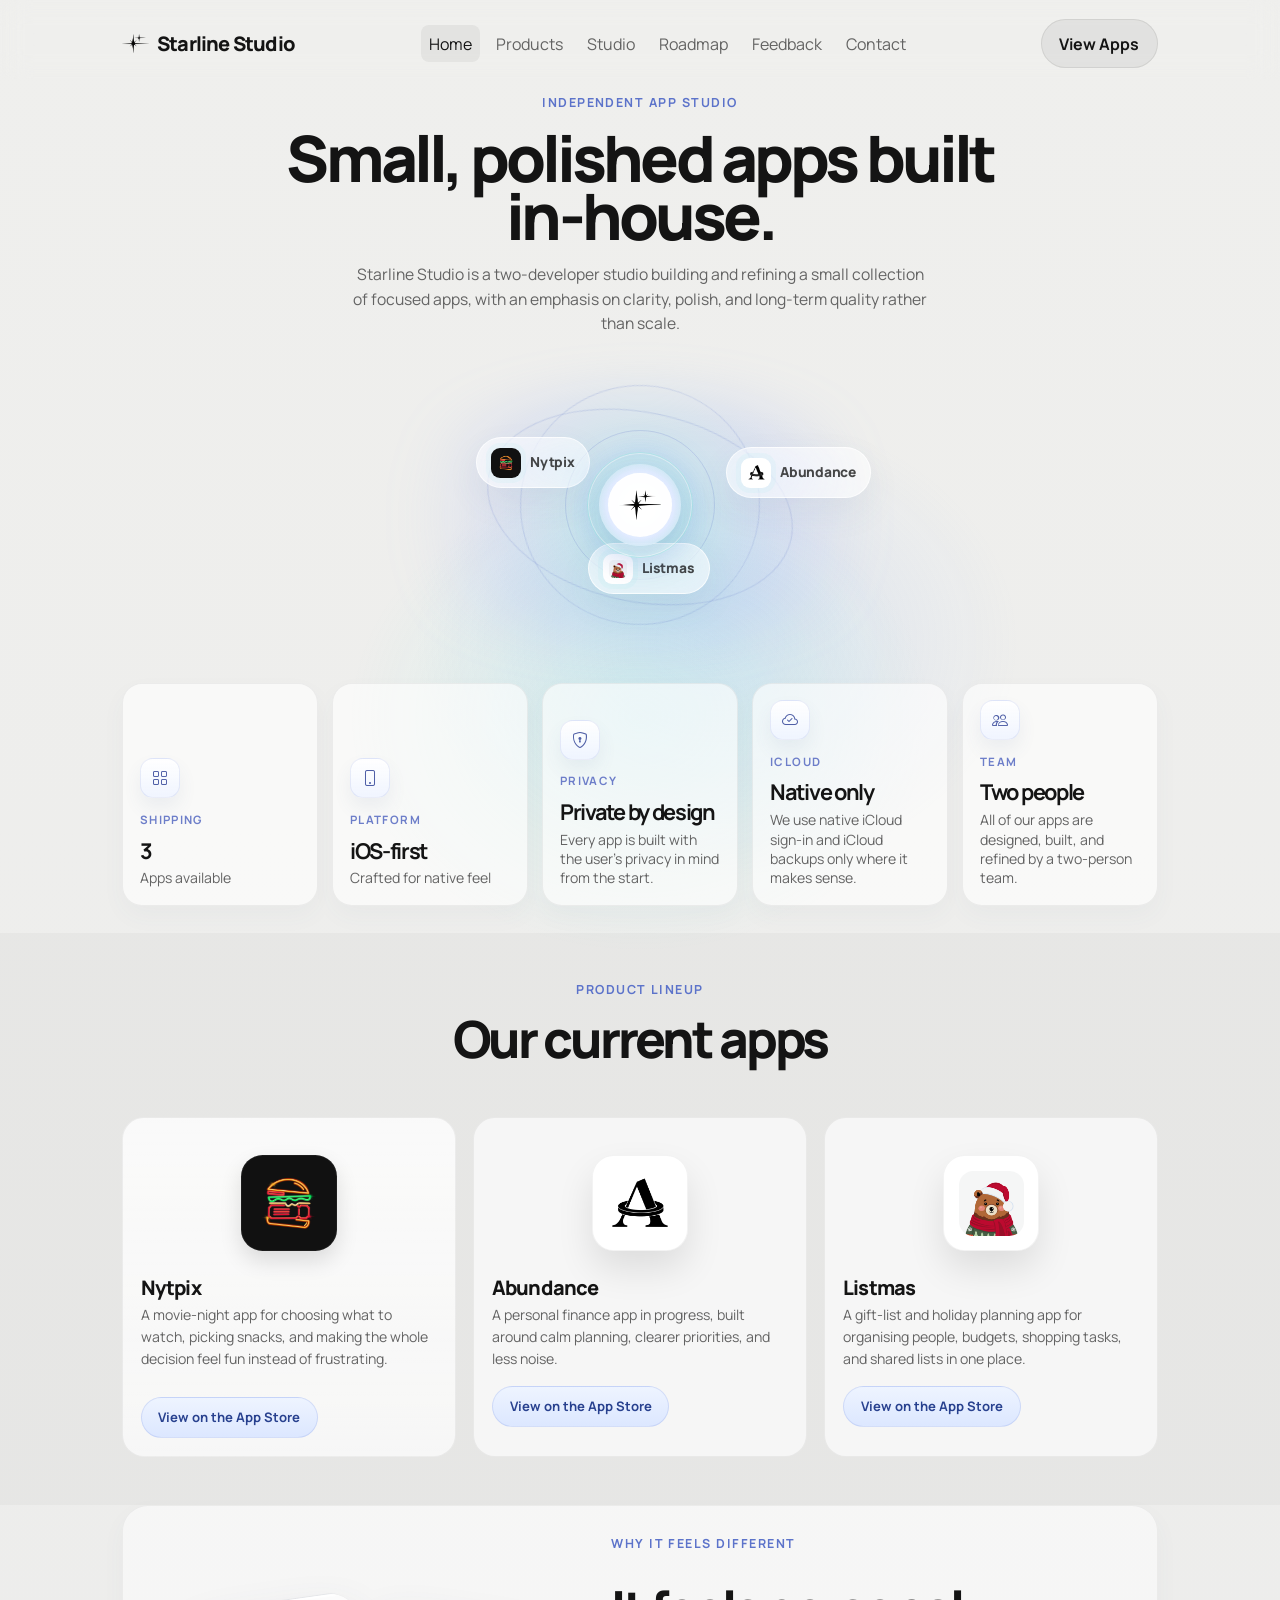
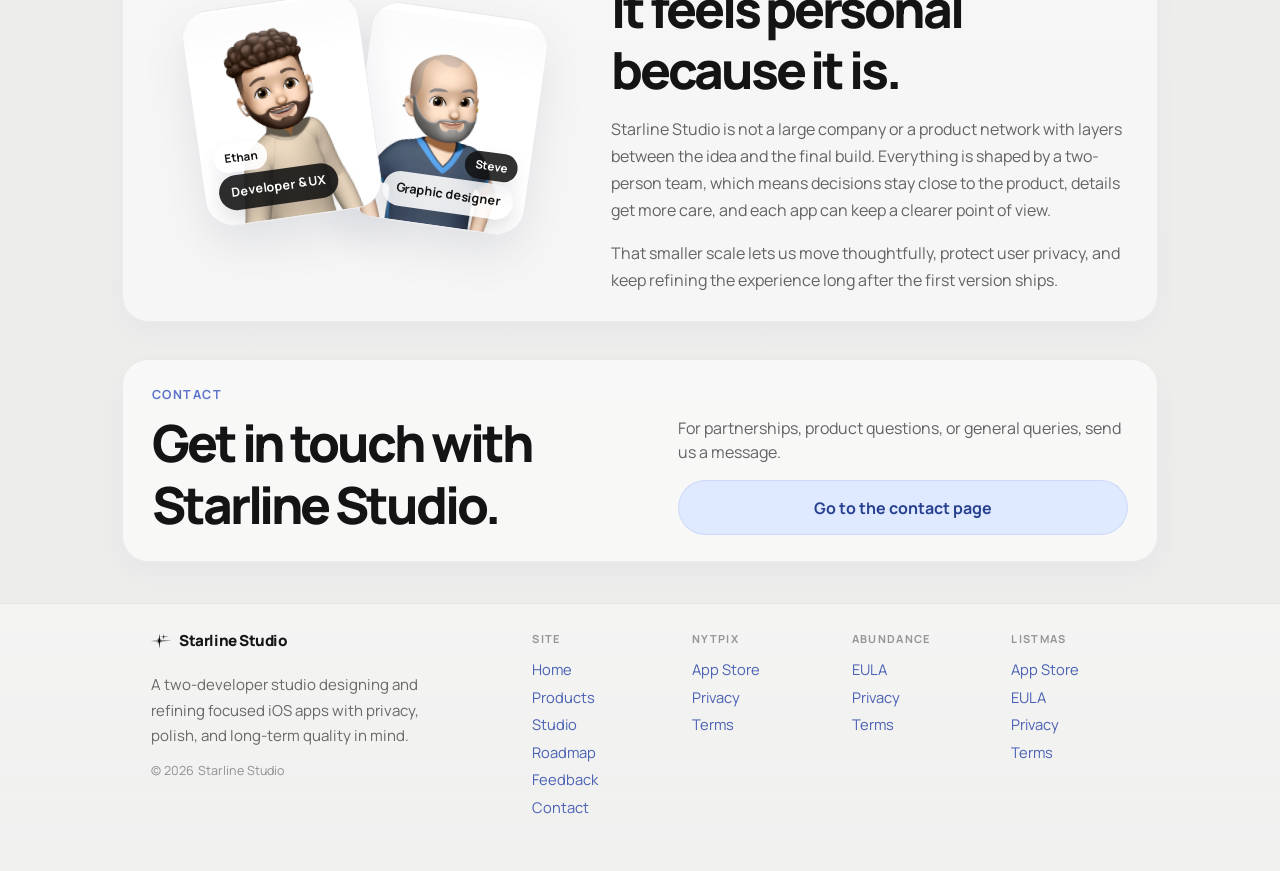
<file: index.html>
<!doctype html>
<html lang="en">
  <head>
    <meta charset="utf-8" />
    <meta name="viewport" content="width=device-width, initial-scale=1" />
    <meta
      name="description"
      content="Starline Studio builds focused consumer apps, including Nytpix, Abundance, and Listmas."
    />
    <meta property="og:title" content="Starline Studio" />
    <meta
      property="og:description"
      content="A design-led app studio building elegant digital products with clarity and personality."
    />
    <meta property="og:type" content="website" />
    <meta property="og:image" content="assets/img/logo.png" />
    <title>Starline Studio | App Studio</title>
            <link rel="icon" type="image/x-icon" href="assets/img/favicon.ico" />
    <link rel="icon" type="image/png" sizes="32x32" href="assets/img/favicon-32x32.png" />
    <link rel="icon" type="image/png" sizes="16x16" href="assets/img/favicon-16x16.png" />
    <link href="https://cdn.jsdelivr.net/npm/bootstrap@5.3.3/dist/css/bootstrap.min.css" rel="stylesheet">
    <link href="https://cdn.jsdelivr.net/npm/bootstrap-icons@1.11.3/font/bootstrap-icons.min.css" rel="stylesheet">
    <link href="assets/css/styles.css" rel="stylesheet">
  </head>
  <body class="studio-shell" id="top">
    <main class="studio-frame-wrap">
      <div class="studio-frame">
        <nav class="navbar navbar-expand-lg studio-navbar">
          <div class="container studio-container">
            <a class="navbar-brand studio-wordmark" href="#top">
              <img class="studio-brand-mark" src="assets/img/StarlineLogo.png" alt="" />
              <span>Starline Studio</span>
            </a>
            <button class="navbar-toggler" type="button" data-bs-toggle="collapse" data-bs-target="#nav" aria-controls="nav" aria-expanded="false" aria-label="Toggle navigation">
              <span class="navbar-toggler-icon"></span>
            </button>
            <div class="collapse navbar-collapse" id="nav">
              <ul class="navbar-nav mx-auto align-items-lg-center gap-lg-2">
                <li class="nav-item"><a class="nav-link active" aria-current="page" href="#top">Home</a></li>
                <li class="nav-item"><a class="nav-link" href="#products">Products</a></li>
                <li class="nav-item"><a class="nav-link" href="#approach">Studio</a></li>
                <li class="nav-item"><a class="nav-link" href="roadmap.html">Roadmap</a></li>
                <li class="nav-item"><a class="nav-link" href="feedback.html">Feedback</a></li>
                <li class="nav-item"><a class="nav-link" href="contact.html">Contact</a></li>
              </ul>
              <div class="d-flex align-items-center gap-2 mt-3 mt-lg-0">
                <a class="btn studio-nav-cta" href="#products">View Apps</a>
              </div>
            </div>
          </div>
        </nav>

        <header class="studio-showcase">
          <div class="container studio-container">
            <div class="studio-hero-panel">
              <div class="studio-hero-copy fade-in">
                <p class="studio-kicker mb-3">Independent app studio</p>
                <h1 class="studio-display mb-3">Small, polished apps built in-house.</h1>
                <p class="studio-subcopy mb-4">
                  Starline Studio is a two-developer studio building and refining a small collection of focused apps,
                  with an emphasis on clarity, polish, and long-term quality rather than scale.
                </p>
              </div>

              <div class="studio-orbit fade-in delay-1" aria-hidden="true">
                <div class="studio-orbit-glow"></div>
                <div class="studio-star-core">
                  <span class="studio-star-core-inner">
                    <img class="studio-star-core-logo" src="assets/img/StarlineLogo.png" alt="" />
                  </span>
                </div>
                <div class="studio-orbit-ring studio-orbit-ring-one"></div>
                <div class="studio-orbit-ring studio-orbit-ring-two"></div>
                <div class="studio-orbit-ring studio-orbit-ring-three"></div>
                <div class="studio-orbit-planet studio-orbit-planet-one">
                  <span class="studio-planet-icon-shell studio-planet-icon-shell-dark">
                    <img class="studio-planet-icon" src="assets/img/logo.png" alt="" />
                  </span>
                  <span class="studio-planet-label">Nytpix</span>
                </div>
                <div class="studio-orbit-planet studio-orbit-planet-two">
                  <span class="studio-planet-icon-shell studio-planet-icon-shell-light">
                    <img class="studio-planet-icon studio-planet-icon-abundance" src="assets/img/abundance-logo.png" alt="" />
                  </span>
                  <span class="studio-planet-label">Abundance</span>
                </div>
                <div class="studio-orbit-planet studio-orbit-planet-three">
                  <span class="studio-planet-icon-shell studio-planet-icon-shell-light">
                    <img class="studio-planet-icon" src="assets/img/ListmasAppIcon.png" alt="" />
                  </span>
                  <span class="studio-planet-label">Listmas</span>
                </div>
              </div>
            </div>

            <div class="studio-stats-row fade-in delay-2">
              <div class="studio-stat studio-stat-card">
                <div class="studio-stat-icon"><i class="bi bi-grid"></i></div>
                <p class="studio-stat-eyebrow">Shipping</p>
                <strong>3</strong>
                <span>Apps available</span>
              </div>
              <div class="studio-stat studio-stat-card">
                <div class="studio-stat-icon"><i class="bi bi-phone"></i></div>
                <p class="studio-stat-eyebrow">Platform</p>
                <strong>iOS-first</strong>
                <span>Crafted for native feel</span>
              </div>
              <div class="studio-stat studio-stat-card" id="approach">
                <div class="studio-stat-icon"><i class="bi bi-shield-lock"></i></div>
                <p class="studio-stat-eyebrow">Privacy</p>
                <strong>Private by design</strong>
                <span>Every app is built with the user's privacy in mind from the start.</span>
              </div>
              <div class="studio-stat studio-stat-card">
                <div class="studio-stat-icon"><i class="bi bi-cloud-check"></i></div>
                <p class="studio-stat-eyebrow">iCloud</p>
                <strong>Native only</strong>
                <span>We use native iCloud sign-in and iCloud backups only where it makes sense.</span>
              </div>
              <div class="studio-stat studio-stat-card">
                <div class="studio-stat-icon"><i class="bi bi-people"></i></div>
                <p class="studio-stat-eyebrow">Team</p>
                <strong>Two people</strong>
                <span>All of our apps are designed, built, and refined by a two-person team.</span>
              </div>
            </div>
          </div>
        </header>

        <section class="studio-products-section" id="products">
          <div class="container studio-container">
            <div class="text-center mb-5">
              <p class="studio-kicker mb-2">Product lineup</p>
              <h2 class="studio-section-title">Our current apps</h2>
            </div>

            <div class="studio-product-grid">
              <article class="studio-product-card studio-product-card-featured">
                <div class="studio-product-top">
                  <span class="studio-product-badge">Live on the App Store</span>
                  <a class="studio-card-icon" href="https://apps.apple.com/us/app/nytpix/id6749899310" aria-label="Open Nytpix on the App Store">
                    <i class="bi bi-arrow-up-right"></i>
                  </a>
                </div>
                <div class="studio-product-media">
                  <div class="studio-app-icon-tile">
                    <img src="assets/img/logo.png" alt="Nytpix icon" />
                  </div>
                </div>
                <div class="studio-product-copy">
                  <h3>Nytpix</h3>
                  <p>
                    A movie-night app for choosing what to watch, picking snacks, and making the whole decision feel fun instead of frustrating.
                  </p>
                </div>
                <div class="studio-product-actions">
                  <a class="btn studio-dark-pill studio-store-pill" href="https://apps.apple.com/us/app/nytpix/id6749899310">View on the App Store</a>
                </div>
              </article>

              <article class="studio-product-card">
                <div class="studio-product-top">
                  <span class="studio-product-badge studio-product-badge-muted">In progress</span>
                  <a class="studio-card-icon" href="mailto:hello@starlinestudios.app?subject=Abundance%20waitlist" aria-label="Join the Abundance waitlist">
                    <i class="bi bi-arrow-up-right"></i>
                  </a>
                </div>
                <div class="studio-product-media studio-product-media-soft">
                  <div class="studio-app-icon-tile studio-app-icon-tile-light">
                    <img class="studio-app-icon-tile-abundance" src="assets/img/abundance-logo.png" alt="Abundance icon" />
                  </div>
                </div>
                <div class="studio-product-copy">
                  <h3>Abundance</h3>
                  <p>
                    A personal finance app in progress, built around calm planning, clearer priorities, and less noise.
                  </p>
                  <div class="studio-product-actions">
                  <a class="btn studio-dark-pill studio-store-pill" href="https://apps.apple.com/gb/app/abundance-budget-planner/id6759658386">View on the App Store</a>
                </div>
                </div>
              </article>

              <article class="studio-product-card">
                <div class="studio-product-top">
                  <span class="studio-product-badge">Live on the App Store</span>
                  <a class="studio-card-icon" href="https://apps.apple.com/gb/app/listmas-christmas-planner/id6762095846" aria-label="Open Listmas on the App Store">
                    <i class="bi bi-arrow-up-right"></i>
                  </a>
                </div>
                <div class="studio-product-media studio-product-media-soft">
                  <div class="studio-app-icon-tile studio-app-icon-tile-light">
                    <img class="studio-app-icon-tile-listmas" src="assets/img/ListmasAppIcon.png" alt="Listmas icon" />
                  </div>
                </div>
                <div class="studio-product-copy">
                  <h3>Listmas</h3>
                  <p>
                    A gift-list and holiday planning app for organising people, budgets, shopping tasks, and shared lists in one place.
                  </p>
                  <div class="studio-product-actions">
                    <a class="btn studio-dark-pill studio-store-pill" href="https://apps.apple.com/gb/app/listmas-christmas-planner/id6762095846">View on the App Store</a>
                  </div>
                </div>
              </article>
            </div>
          </div>
        </section>

        <section class="studio-note-section">
          <div class="container studio-container">
            <div class="studio-note-card">
              <div class="studio-note-visual" aria-hidden="true">
                <div class="studio-team-fan">
                  <div class="studio-team-card studio-team-card-front">
                    <img src="assets/img/developer_one.jpeg" alt="" />
                    <span class="studio-team-badge">Developer & UX</span>
                    <span class="studio-team-name">Ethan</span>
                  </div>
                  <div class="studio-team-card studio-team-card-back">
                    <img src="assets/img/developer_two.jpg" alt="" />
                    <span class="studio-team-badge studio-team-badge-light">Graphic designer</span>
                    <span class="studio-team-name studio-team-name-light">Steve</span>
                  </div>
                </div>
              </div>
              <div class="studio-note-copy">
                <p class="studio-kicker mb-2">Why it feels different</p>
                <h2 class="studio-section-title studio-section-title-left">It feels personal because it is.</h2>
                <p class="mb-0">
                  Starline Studio is not a large company or a product network with layers between the idea and the final build.
                  Everything is shaped by a two-person team, which means decisions stay close to the product, details get more care,
                  and each app can keep a clearer point of view.
                </p>
                <p class="mb-0">
                  That smaller scale lets us move thoughtfully, protect user privacy, and keep refining the experience long after the first version ships.
                </p>
              </div>
            </div>
          </div>
        </section>

        <section class="studio-contact-section" id="contact">
          <div class="container studio-container">
            <div class="studio-contact-card">
              <div>
                <p class="studio-kicker mb-2">Contact</p>
                <h2 class="studio-section-title studio-section-title-left">Get in touch with Starline Studio.</h2>
              </div>
              <div class="studio-contact-actions">
                <p class="mb-0">For partnerships, product questions, or general queries, send us a message.</p>
                <a class="btn studio-dark-pill" href="contact.html">Go to the contact page</a>
              </div>
            </div>
          </div>
        </section>

        <footer class="studio-footer">
          <div class="container studio-container">
            <div class="studio-footer-shell">
              <div class="studio-footer-brand">
                <p class="studio-footer-kicker mb-2">
                  <img class="studio-brand-mark" src="assets/img/StarlineLogo.png" alt="" />
                  <span>Starline Studio</span>
                </p>
                <p class="studio-footer-copy mb-0">
                  A two-developer studio designing and refining focused iOS apps with privacy, polish, and long-term quality in mind.
                </p>
                <p class="studio-footer-meta mb-0">&copy; 2026 Starline Studio</p>
              </div>
              <div class="studio-footer-links small">
                <div class="studio-footer-group studio-footer-group-site">
                  <span class="studio-footer-label">Site</span>
                  <div class="studio-footer-list">
                    <a class="nav-link px-0" href="#top">Home</a>
                    <a class="nav-link px-0" href="#products">Products</a>
                    <a class="nav-link px-0" href="#approach">Studio</a>
                    <a class="nav-link px-0" href="roadmap.html">Roadmap</a>
                    <a class="nav-link px-0" href="feedback.html">Feedback</a>
                    <a class="nav-link px-0" href="contact.html">Contact</a>
                  </div>
                </div>
                <div class="studio-footer-group studio-footer-group-app">
                  <span class="studio-footer-label">Nytpix</span>
                  <div class="studio-footer-list">
                    <a class="nav-link px-0" href="https://apps.apple.com/us/app/nytpix/id6749899310">App Store</a>
                    <a class="nav-link px-0" href="nytpix/privacy.html">Privacy</a>
                    <a class="nav-link px-0" href="nytpix/terms.html">Terms</a>
                  </div>
                </div>
                <div class="studio-footer-group studio-footer-group-app">
                  <span class="studio-footer-label">Abundance</span>
                  <div class="studio-footer-list">
                    <a class="nav-link px-0" href="abundance/eula.html">EULA</a>
                    <a class="nav-link px-0" href="abundance/privacy.html">Privacy</a>
                    <a class="nav-link px-0" href="abundance/terms.html">Terms</a>
                  </div>
                </div>
                <div class="studio-footer-group studio-footer-group-app">
                  <span class="studio-footer-label">Listmas</span>
                  <div class="studio-footer-list">
                    <a class="nav-link px-0" href="https://apps.apple.com/gb/app/listmas-christmas-planner/id6762095846">App Store</a>
                    <a class="nav-link px-0" href="listmas/eula.html">EULA</a>
                    <a class="nav-link px-0" href="listmas/privacy.html">Privacy</a>
                    <a class="nav-link px-0" href="listmas/terms.html">Terms</a>
                  </div>
                </div>
              </div>
            </div>
          </div>
        </footer>
      </div>
    </main>

    <script src="https://cdn.jsdelivr.net/npm/bootstrap@5.3.3/dist/js/bootstrap.bundle.min.js"></script>
  </body>
</html>
</file>
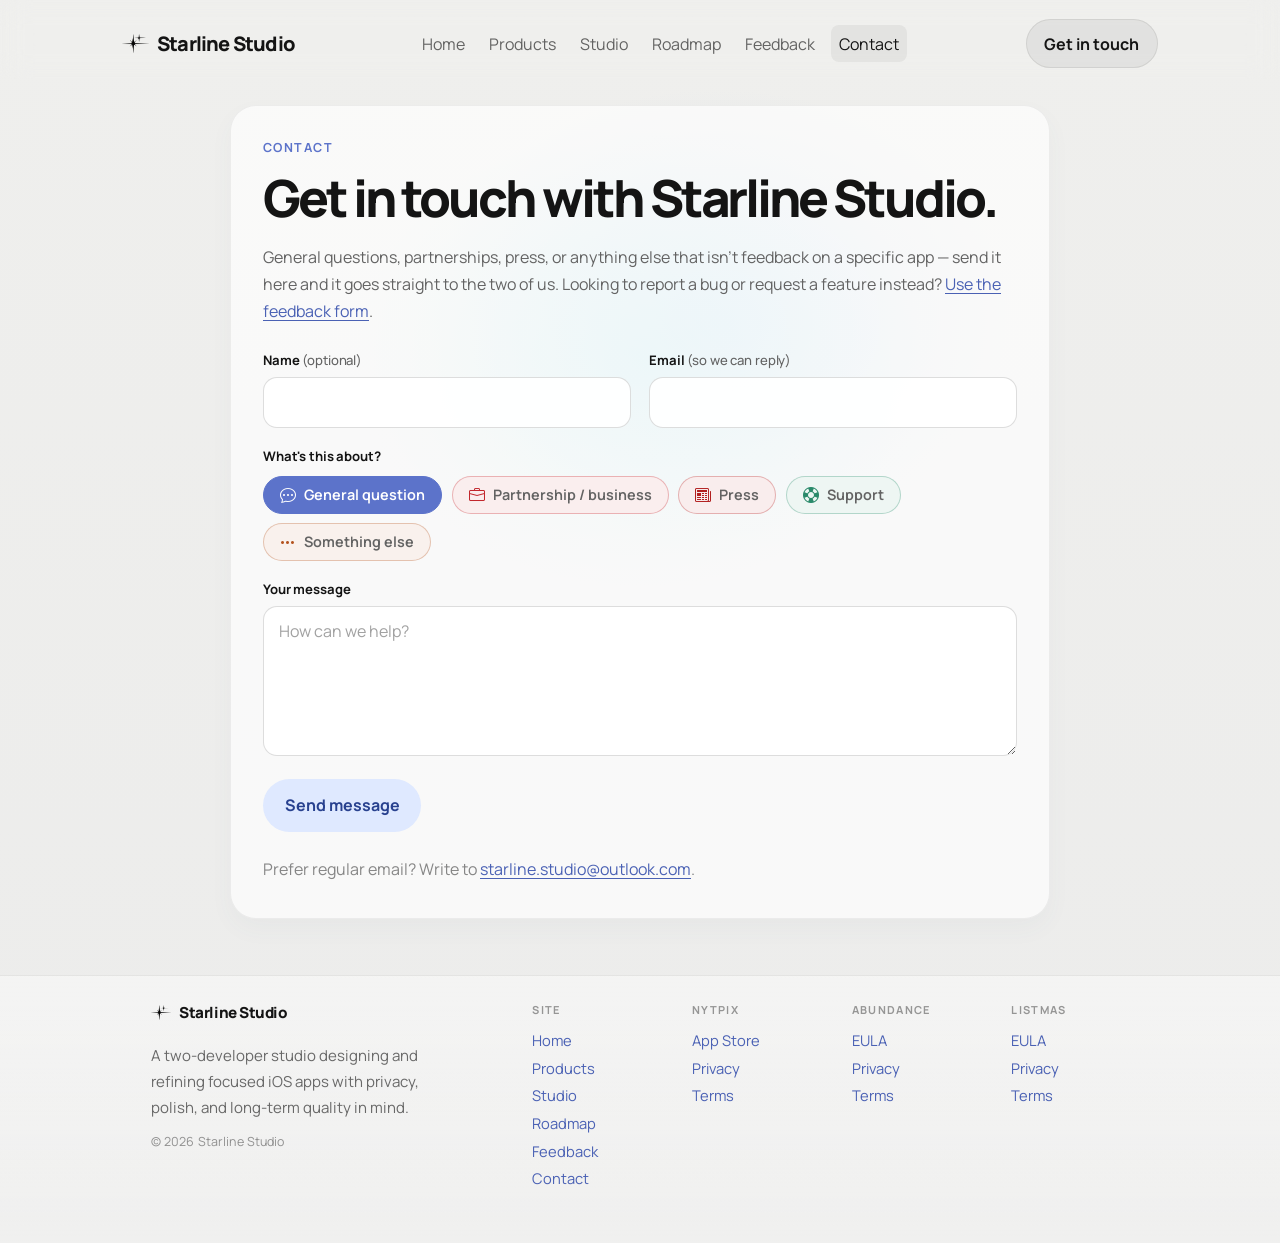
<file: contact.html>
<!doctype html>
<html lang="en">
  <head>
    <meta charset="utf-8" />
    <meta name="viewport" content="width=device-width, initial-scale=1" />
    <meta name="description" content="Get in touch with Starline Studio for general questions, partnerships, or press." />
    <meta property="og:title" content="Contact | Starline Studio" />
    <meta property="og:description" content="Reach the two-person team behind Nytpix, Abundance, and Listmas." />
    <meta property="og:type" content="website" />
    <meta property="og:image" content="https://starlinestudios.app/assets/img/logo.png" />
    <title>Contact | Starline Studio</title>
    <link rel="icon" type="image/x-icon" href="assets/img/favicon.ico" />
    <link rel="icon" type="image/png" sizes="32x32" href="assets/img/favicon-32x32.png" />
    <link rel="icon" type="image/png" sizes="16x16" href="assets/img/favicon-16x16.png" />
    <link href="https://cdn.jsdelivr.net/npm/bootstrap@5.3.3/dist/css/bootstrap.min.css" rel="stylesheet">
    <link href="https://cdn.jsdelivr.net/npm/bootstrap-icons@1.11.3/font/bootstrap-icons.min.css" rel="stylesheet">
    <link href="assets/css/styles.css" rel="stylesheet">
  </head>
  <body class="studio-shell" id="top">
    <main class="studio-frame-wrap">
      <div class="studio-frame">
        <nav class="navbar navbar-expand-lg studio-navbar">
          <div class="container studio-container">
            <a class="navbar-brand studio-wordmark" href="index.html">
              <img class="studio-brand-mark" src="assets/img/StarlineLogo.png" alt="" />
              <span>Starline Studio</span>
            </a>
            <button class="navbar-toggler" type="button" data-bs-toggle="collapse" data-bs-target="#nav" aria-controls="nav" aria-expanded="false" aria-label="Toggle navigation">
              <span class="navbar-toggler-icon"></span>
            </button>
            <div class="collapse navbar-collapse" id="nav">
              <ul class="navbar-nav mx-auto align-items-lg-center gap-lg-2">
                <li class="nav-item"><a class="nav-link" href="index.html#top">Home</a></li>
                <li class="nav-item"><a class="nav-link" href="index.html#products">Products</a></li>
                <li class="nav-item"><a class="nav-link" href="index.html#approach">Studio</a></li>
                <li class="nav-item"><a class="nav-link" href="roadmap.html">Roadmap</a></li>
                <li class="nav-item"><a class="nav-link" href="feedback.html">Feedback</a></li>
                <li class="nav-item"><a class="nav-link active" aria-current="page" href="contact.html">Contact</a></li>
              </ul>
              <div class="d-flex align-items-center gap-2 mt-3 mt-lg-0">
                <a class="btn studio-nav-cta" href="#contactForm">Get in touch</a>
              </div>
            </div>
          </div>
        </nav>

        <section class="studio-showcase">
          <div class="container studio-container">
            <div class="studio-legal-wrap">
              <div class="studio-legal-card">
                <p class="studio-kicker mb-2">Contact</p>
                <h1 class="studio-section-title mb-3">Get in touch with Starline Studio.</h1>
                <p class="mb-0">
                  General questions, partnerships, press, or anything else that
                  isn't feedback on a specific app &mdash; send it here and it
                  goes straight to the two of us.
                  Looking to report a bug or request a feature instead?
                  <a href="feedback.html">Use the feedback form</a>.
                </p>

                <!--
                  Delivery: send-contact.php on the same IONOS host (PHP mail()).
                  Mirrors send-feedback.php; see that file for the deliverability
                  setting to check (the From address / SPF).
                -->
                <form
                  id="contactForm"
                  class="studio-form"
                  action="send-contact.php"
                  method="POST"
                >
                  <!-- Spam honeypot: real people never fill this in. -->
                  <input type="text" name="_honey" class="studio-hp" tabindex="-1" autocomplete="off" />

                  <div class="studio-form-row studio-form-row-2">
                    <div class="studio-field">
                      <label for="ct-name">Name <span class="studio-field-hint">(optional)</span></label>
                      <input class="studio-input" type="text" id="ct-name" name="name" autocomplete="name" />
                    </div>
                    <div class="studio-field">
                      <label for="ct-email">Email <span class="studio-field-hint">(so we can reply)</span></label>
                      <input class="studio-input" type="email" id="ct-email" name="email" autocomplete="email" required />
                    </div>
                  </div>

                  <fieldset class="studio-fieldset">
                    <legend class="studio-legend">What's this about?</legend>
                    <div class="studio-choices">
                      <label class="studio-choice">
                        <input type="radio" name="topic" value="General question" checked />
                        <span class="studio-choice-body"><i class="bi bi-chat-dots" aria-hidden="true"></i><span>General question</span></span>
                      </label>
                      <label class="studio-choice is-listmas">
                        <input type="radio" name="topic" value="Partnership / business" />
                        <span class="studio-choice-body"><i class="bi bi-briefcase" aria-hidden="true"></i><span>Partnership / business</span></span>
                      </label>
                      <label class="studio-choice is-nytpix">
                        <input type="radio" name="topic" value="Press" />
                        <span class="studio-choice-body"><i class="bi bi-newspaper" aria-hidden="true"></i><span>Press</span></span>
                      </label>
                      <label class="studio-choice is-abundance">
                        <input type="radio" name="topic" value="Support" />
                        <span class="studio-choice-body"><i class="bi bi-life-preserver" aria-hidden="true"></i><span>Support</span></span>
                      </label>
                      <label class="studio-choice is-bug">
                        <input type="radio" name="topic" value="Something else" />
                        <span class="studio-choice-body"><i class="bi bi-three-dots" aria-hidden="true"></i><span>Something else</span></span>
                      </label>
                    </div>
                  </fieldset>

                  <div class="studio-field">
                    <label for="ct-message">Your message</label>
                    <textarea class="studio-textarea" id="ct-message" name="message" required placeholder="How can we help?"></textarea>
                  </div>

                  <div class="studio-form-actions">
                    <button type="submit" class="btn studio-dark-pill">Send message</button>
                    <p class="studio-form-status" id="formStatus" role="status" aria-live="polite"></p>
                  </div>
                </form>

                <div class="studio-form-success" id="formSuccess" tabindex="-1" hidden>
                  <h2>Thanks &mdash; that's landed.</h2>
                  <p class="mb-0">
                    We've got your message and will get back to you at the email
                    address you left, usually from
                    <a href="mailto:starline.studio@outlook.com">starline.studio@outlook.com</a>.
                  </p>
                </div>

                <p class="muted mt-4 mb-0">
                  Prefer regular email? Write to
                  <a href="mailto:starline.studio@outlook.com">starline.studio@outlook.com</a>.
                </p>
              </div>
            </div>
          </div>
        </section>

        <footer class="studio-footer">
          <div class="container studio-container">
            <div class="studio-footer-shell">
              <div class="studio-footer-brand">
                <p class="studio-footer-kicker mb-2">
                  <img class="studio-brand-mark" src="assets/img/StarlineLogo.png" alt="" />
                  <span>Starline Studio</span>
                </p>
                <p class="studio-footer-copy mb-0">
                  A two-developer studio designing and refining focused iOS apps with privacy, polish, and long-term quality in mind.
                </p>
                <p class="studio-footer-meta mb-0">&copy; 2026 Starline Studio</p>
              </div>
              <div class="studio-footer-links small">
                <div class="studio-footer-group studio-footer-group-site">
                  <span class="studio-footer-label">Site</span>
                  <div class="studio-footer-list">
                    <a class="nav-link px-0" href="index.html#top">Home</a>
                    <a class="nav-link px-0" href="index.html#products">Products</a>
                    <a class="nav-link px-0" href="index.html#approach">Studio</a>
                    <a class="nav-link px-0" href="roadmap.html">Roadmap</a>
                    <a class="nav-link px-0" href="feedback.html">Feedback</a>
                    <a class="nav-link px-0" href="contact.html">Contact</a>
                  </div>
                </div>
                <div class="studio-footer-group studio-footer-group-app">
                  <span class="studio-footer-label">Nytpix</span>
                  <div class="studio-footer-list">
                    <a class="nav-link px-0" href="https://apps.apple.com/us/app/nytpix/id6749899310">App Store</a>
                    <a class="nav-link px-0" href="nytpix/privacy.html">Privacy</a>
                    <a class="nav-link px-0" href="nytpix/terms.html">Terms</a>
                  </div>
                </div>
                <div class="studio-footer-group studio-footer-group-app">
                  <span class="studio-footer-label">Abundance</span>
                  <div class="studio-footer-list">
                    <a class="nav-link px-0" href="abundance/eula.html">EULA</a>
                    <a class="nav-link px-0" href="abundance/privacy.html">Privacy</a>
                    <a class="nav-link px-0" href="abundance/terms.html">Terms</a>
                  </div>
                </div>
                <div class="studio-footer-group studio-footer-group-app">
                  <span class="studio-footer-label">Listmas</span>
                  <div class="studio-footer-list">
                    <a class="nav-link px-0" href="listmas/eula.html">EULA</a>
                    <a class="nav-link px-0" href="listmas/privacy.html">Privacy</a>
                    <a class="nav-link px-0" href="listmas/terms.html">Terms</a>
                  </div>
                </div>
              </div>
            </div>
          </div>
        </footer>
      </div>
    </main>

    <script src="https://cdn.jsdelivr.net/npm/bootstrap@5.3.3/dist/js/bootstrap.bundle.min.js"></script>
    <script>
      (function () {
        var form = document.getElementById("contactForm");
        if (!form) return;
        var statusEl = document.getElementById("formStatus");
        var successEl = document.getElementById("formSuccess");
        var submitBtn = form.querySelector('button[type="submit"]');

        // No-JS fallback: send-contact.php redirects back here with ?sent=1
        // or ?error=1. Reflect that on load.
        if (/[?&]sent=1/.test(location.search)) {
          form.hidden = true;
          successEl.hidden = false;
        } else if (/[?&]error=1/.test(location.search)) {
          statusEl.textContent =
            "That didn't send — please email starline.studio@outlook.com instead.";
          statusEl.setAttribute("data-state", "error");
        }

        form.addEventListener("submit", function (e) {
          e.preventDefault();
          statusEl.textContent = "";
          statusEl.removeAttribute("data-state");
          if (!form.reportValidity()) return;

          submitBtn.disabled = true;
          submitBtn.textContent = "Sending…";

          fetch(form.getAttribute("action"), {
            method: "POST",
            headers: { Accept: "application/json" },
            body: new FormData(form)
          })
            .then(function (r) {
              return r.json();
            })
            .then(function (json) {
              if (json && json.success) {
                form.hidden = true;
                successEl.hidden = false;
                successEl.focus();
              } else {
                throw new Error((json && json.message) || "Something went wrong.");
              }
            })
            .catch(function (err) {
              statusEl.textContent =
                "That didn't send — please email starline.studio@outlook.com instead. (" +
                err.message +
                ")";
              statusEl.setAttribute("data-state", "error");
              submitBtn.disabled = false;
              submitBtn.textContent = "Send message";
            });
        });
      })();
    </script>
  </body>
</html>
</file>
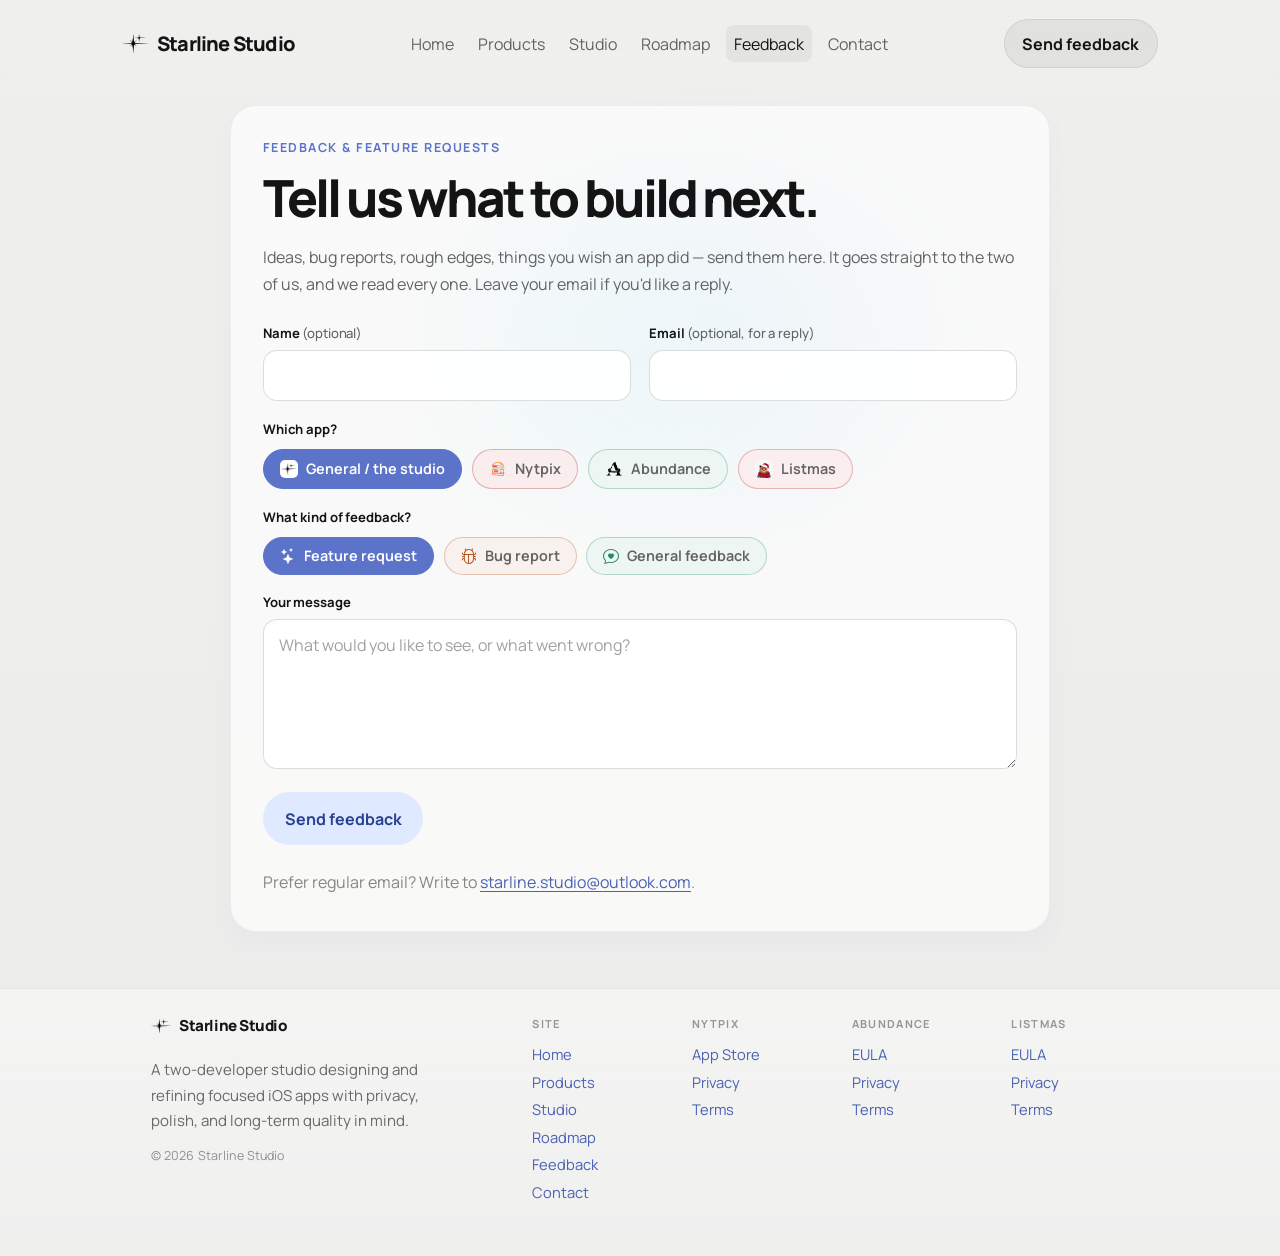
<file: feedback.html>
<!doctype html>
<html lang="en">
  <head>
    <meta charset="utf-8" />
    <meta name="viewport" content="width=device-width, initial-scale=1" />
    <meta name="description" content="Send feature requests and feedback for Starline Studio apps." />
    <meta property="og:title" content="Feedback | Starline Studio" />
    <meta property="og:description" content="Send a feature request or feedback for Nytpix and Abundance." />
    <meta property="og:type" content="website" />
    <meta property="og:image" content="https://starlinestudios.app/assets/img/logo.png" />
    <title>Feedback | Starline Studio</title>
    <link rel="icon" type="image/x-icon" href="assets/img/favicon.ico" />
    <link rel="icon" type="image/png" sizes="32x32" href="assets/img/favicon-32x32.png" />
    <link rel="icon" type="image/png" sizes="16x16" href="assets/img/favicon-16x16.png" />
    <link href="https://cdn.jsdelivr.net/npm/bootstrap@5.3.3/dist/css/bootstrap.min.css" rel="stylesheet">
    <link href="https://cdn.jsdelivr.net/npm/bootstrap-icons@1.11.3/font/bootstrap-icons.min.css" rel="stylesheet">
    <link href="assets/css/styles.css" rel="stylesheet">
  </head>
  <body class="studio-shell" id="top">
    <main class="studio-frame-wrap">
      <div class="studio-frame">
        <nav class="navbar navbar-expand-lg studio-navbar">
          <div class="container studio-container">
            <a class="navbar-brand studio-wordmark" href="index.html">
              <img class="studio-brand-mark" src="assets/img/StarlineLogo.png" alt="" />
              <span>Starline Studio</span>
            </a>
            <button class="navbar-toggler" type="button" data-bs-toggle="collapse" data-bs-target="#nav" aria-controls="nav" aria-expanded="false" aria-label="Toggle navigation">
              <span class="navbar-toggler-icon"></span>
            </button>
            <div class="collapse navbar-collapse" id="nav">
              <ul class="navbar-nav mx-auto align-items-lg-center gap-lg-2">
                <li class="nav-item"><a class="nav-link" href="index.html#top">Home</a></li>
                <li class="nav-item"><a class="nav-link" href="index.html#products">Products</a></li>
                <li class="nav-item"><a class="nav-link" href="index.html#approach">Studio</a></li>
                <li class="nav-item"><a class="nav-link" href="roadmap.html">Roadmap</a></li>
                <li class="nav-item"><a class="nav-link active" aria-current="page" href="feedback.html">Feedback</a></li>
                <li class="nav-item"><a class="nav-link" href="contact.html">Contact</a></li>
              </ul>
              <div class="d-flex align-items-center gap-2 mt-3 mt-lg-0">
                <a class="btn studio-nav-cta" href="#feedbackForm">Send feedback</a>
              </div>
            </div>
          </div>
        </nav>

        <section class="studio-showcase">
          <div class="container studio-container">
            <div class="studio-legal-wrap">
              <div class="studio-legal-card">
                <p class="studio-kicker mb-2">Feedback &amp; feature requests</p>
                <h1 class="studio-section-title mb-3">Tell us what to build next.</h1>
                <p class="mb-0">
                  Ideas, bug reports, rough edges, things you wish an app did &mdash; send
                  them here. It goes straight to the two of us, and we read every one.
                  Leave your email if you'd like a reply.
                </p>

                <!--
                  Delivery: send-feedback.php on the same IONOS host (PHP mail()).
                  No external service. See that file for the one deliverability
                  setting to check (the From address / SPF).
                -->
                <form
                  id="feedbackForm"
                  class="studio-form"
                  action="send-feedback.php"
                  method="POST"
                >
                  <!-- Spam honeypot: real people never fill this in. -->
                  <input type="text" name="_honey" class="studio-hp" tabindex="-1" autocomplete="off" />

                  <div class="studio-form-row studio-form-row-2">
                    <div class="studio-field">
                      <label for="fb-name">Name <span class="studio-field-hint">(optional)</span></label>
                      <input class="studio-input" type="text" id="fb-name" name="name" autocomplete="name" />
                    </div>
                    <div class="studio-field">
                      <label for="fb-email">Email <span class="studio-field-hint">(optional, for a reply)</span></label>
                      <input class="studio-input" type="email" id="fb-email" name="email" autocomplete="email" />
                    </div>
                  </div>

                  <fieldset class="studio-fieldset">
                    <legend class="studio-legend">Which app?</legend>
                    <div class="studio-choices">
                      <label class="studio-choice">
                        <input type="radio" name="app" value="General / the studio" checked />
                        <span class="studio-choice-body"><img src="assets/img/StarlineLogo.png" alt="" /><span>General / the studio</span></span>
                      </label>
                      <label class="studio-choice is-nytpix">
                        <input type="radio" name="app" value="Nytpix" />
                        <span class="studio-choice-body"><img src="assets/img/logo.png" alt="" /><span>Nytpix</span></span>
                      </label>
                      <label class="studio-choice is-abundance">
                        <input type="radio" name="app" value="Abundance" />
                        <span class="studio-choice-body"><img src="assets/img/abundance-logo.png" alt="" /><span>Abundance</span></span>
                      </label>
                      <label class="studio-choice is-listmas">
                        <input type="radio" name="app" value="Listmas" />
                        <span class="studio-choice-body"><img src="assets/img/ListmasAppIcon.png" alt="" /><span>Listmas</span></span>
                      </label>
                    </div>
                  </fieldset>

                  <fieldset class="studio-fieldset">
                    <legend class="studio-legend">What kind of feedback?</legend>
                    <div class="studio-choices">
                      <label class="studio-choice">
                        <input type="radio" name="type" value="Feature request" checked />
                        <span class="studio-choice-body"><i class="bi bi-stars" aria-hidden="true"></i><span>Feature request</span></span>
                      </label>
                      <label class="studio-choice is-bug">
                        <input type="radio" name="type" value="Bug report" />
                        <span class="studio-choice-body"><i class="bi bi-bug" aria-hidden="true"></i><span>Bug report</span></span>
                      </label>
                      <label class="studio-choice is-praise">
                        <input type="radio" name="type" value="General feedback" />
                        <span class="studio-choice-body"><i class="bi bi-chat-heart" aria-hidden="true"></i><span>General feedback</span></span>
                      </label>
                    </div>
                  </fieldset>

                  <div class="studio-field">
                    <label for="fb-message">Your message</label>
                    <textarea class="studio-textarea" id="fb-message" name="message" required placeholder="What would you like to see, or what went wrong?"></textarea>
                  </div>

                  <div class="studio-form-actions">
                    <button type="submit" class="btn studio-dark-pill">Send feedback</button>
                    <p class="studio-form-status" id="formStatus" role="status" aria-live="polite"></p>
                  </div>
                </form>

                <div class="studio-form-success" id="formSuccess" tabindex="-1" hidden>
                  <h2>Thanks &mdash; that's landed.</h2>
                  <p class="mb-0">
                    We've got your message and will take a look. If you left an email and it
                    needs a reply, you'll hear from us at
                    <a href="mailto:starline.studio@outlook.com">starline.studio@outlook.com</a>.
                  </p>
                </div>

                <p class="muted mt-4 mb-0">
                  Prefer regular email? Write to
                  <a href="mailto:starline.studio@outlook.com">starline.studio@outlook.com</a>.
                </p>
              </div>
            </div>
          </div>
        </section>

        <footer class="studio-footer">
          <div class="container studio-container">
            <div class="studio-footer-shell">
              <div class="studio-footer-brand">
                <p class="studio-footer-kicker mb-2">
                  <img class="studio-brand-mark" src="assets/img/StarlineLogo.png" alt="" />
                  <span>Starline Studio</span>
                </p>
                <p class="studio-footer-copy mb-0">
                  A two-developer studio designing and refining focused iOS apps with privacy, polish, and long-term quality in mind.
                </p>
                <p class="studio-footer-meta mb-0">&copy; 2026 Starline Studio</p>
              </div>
              <div class="studio-footer-links small">
                <div class="studio-footer-group studio-footer-group-site">
                  <span class="studio-footer-label">Site</span>
                  <div class="studio-footer-list">
                    <a class="nav-link px-0" href="index.html#top">Home</a>
                    <a class="nav-link px-0" href="index.html#products">Products</a>
                    <a class="nav-link px-0" href="index.html#approach">Studio</a>
                    <a class="nav-link px-0" href="roadmap.html">Roadmap</a>
                    <a class="nav-link px-0" href="feedback.html">Feedback</a>
                    <a class="nav-link px-0" href="contact.html">Contact</a>
                  </div>
                </div>
                <div class="studio-footer-group studio-footer-group-app">
                  <span class="studio-footer-label">Nytpix</span>
                  <div class="studio-footer-list">
                    <a class="nav-link px-0" href="https://apps.apple.com/us/app/nytpix/id6749899310">App Store</a>
                    <a class="nav-link px-0" href="nytpix/privacy.html">Privacy</a>
                    <a class="nav-link px-0" href="nytpix/terms.html">Terms</a>
                  </div>
                </div>
                <div class="studio-footer-group studio-footer-group-app">
                  <span class="studio-footer-label">Abundance</span>
                  <div class="studio-footer-list">
                    <a class="nav-link px-0" href="abundance/eula.html">EULA</a>
                    <a class="nav-link px-0" href="abundance/privacy.html">Privacy</a>
                    <a class="nav-link px-0" href="abundance/terms.html">Terms</a>
                  </div>
                </div>
                <div class="studio-footer-group studio-footer-group-app">
                  <span class="studio-footer-label">Listmas</span>
                  <div class="studio-footer-list">
                    <a class="nav-link px-0" href="listmas/eula.html">EULA</a>
                    <a class="nav-link px-0" href="listmas/privacy.html">Privacy</a>
                    <a class="nav-link px-0" href="listmas/terms.html">Terms</a>
                  </div>
                </div>
              </div>
            </div>
          </div>
        </footer>
      </div>
    </main>

    <script src="https://cdn.jsdelivr.net/npm/bootstrap@5.3.3/dist/js/bootstrap.bundle.min.js"></script>
    <script>
      (function () {
        var form = document.getElementById("feedbackForm");
        if (!form) return;
        var statusEl = document.getElementById("formStatus");
        var successEl = document.getElementById("formSuccess");
        var submitBtn = form.querySelector('button[type="submit"]');

        // No-JS fallback: send-feedback.php redirects back here with ?sent=1
        // or ?error=1. Reflect that on load.
        if (/[?&]sent=1/.test(location.search)) {
          form.hidden = true;
          successEl.hidden = false;
        } else if (/[?&]error=1/.test(location.search)) {
          statusEl.textContent =
            "That didn't send — please email starline.studio@outlook.com instead.";
          statusEl.setAttribute("data-state", "error");
        }

        form.addEventListener("submit", function (e) {
          e.preventDefault();
          statusEl.textContent = "";
          statusEl.removeAttribute("data-state");
          if (!form.reportValidity()) return;

          submitBtn.disabled = true;
          submitBtn.textContent = "Sending…";

          fetch(form.getAttribute("action"), {
            method: "POST",
            headers: { Accept: "application/json" },
            body: new FormData(form)
          })
            .then(function (r) {
              return r.json();
            })
            .then(function (json) {
              if (json && json.success) {
                form.hidden = true;
                successEl.hidden = false;
                successEl.focus();
              } else {
                throw new Error((json && json.message) || "Something went wrong.");
              }
            })
            .catch(function (err) {
              statusEl.textContent =
                "That didn't send — please email starline.studio@outlook.com instead. (" +
                err.message +
                ")";
              statusEl.setAttribute("data-state", "error");
              submitBtn.disabled = false;
              submitBtn.textContent = "Send feedback";
            });
        });
      })();
    </script>
  </body>
</html>
</file>
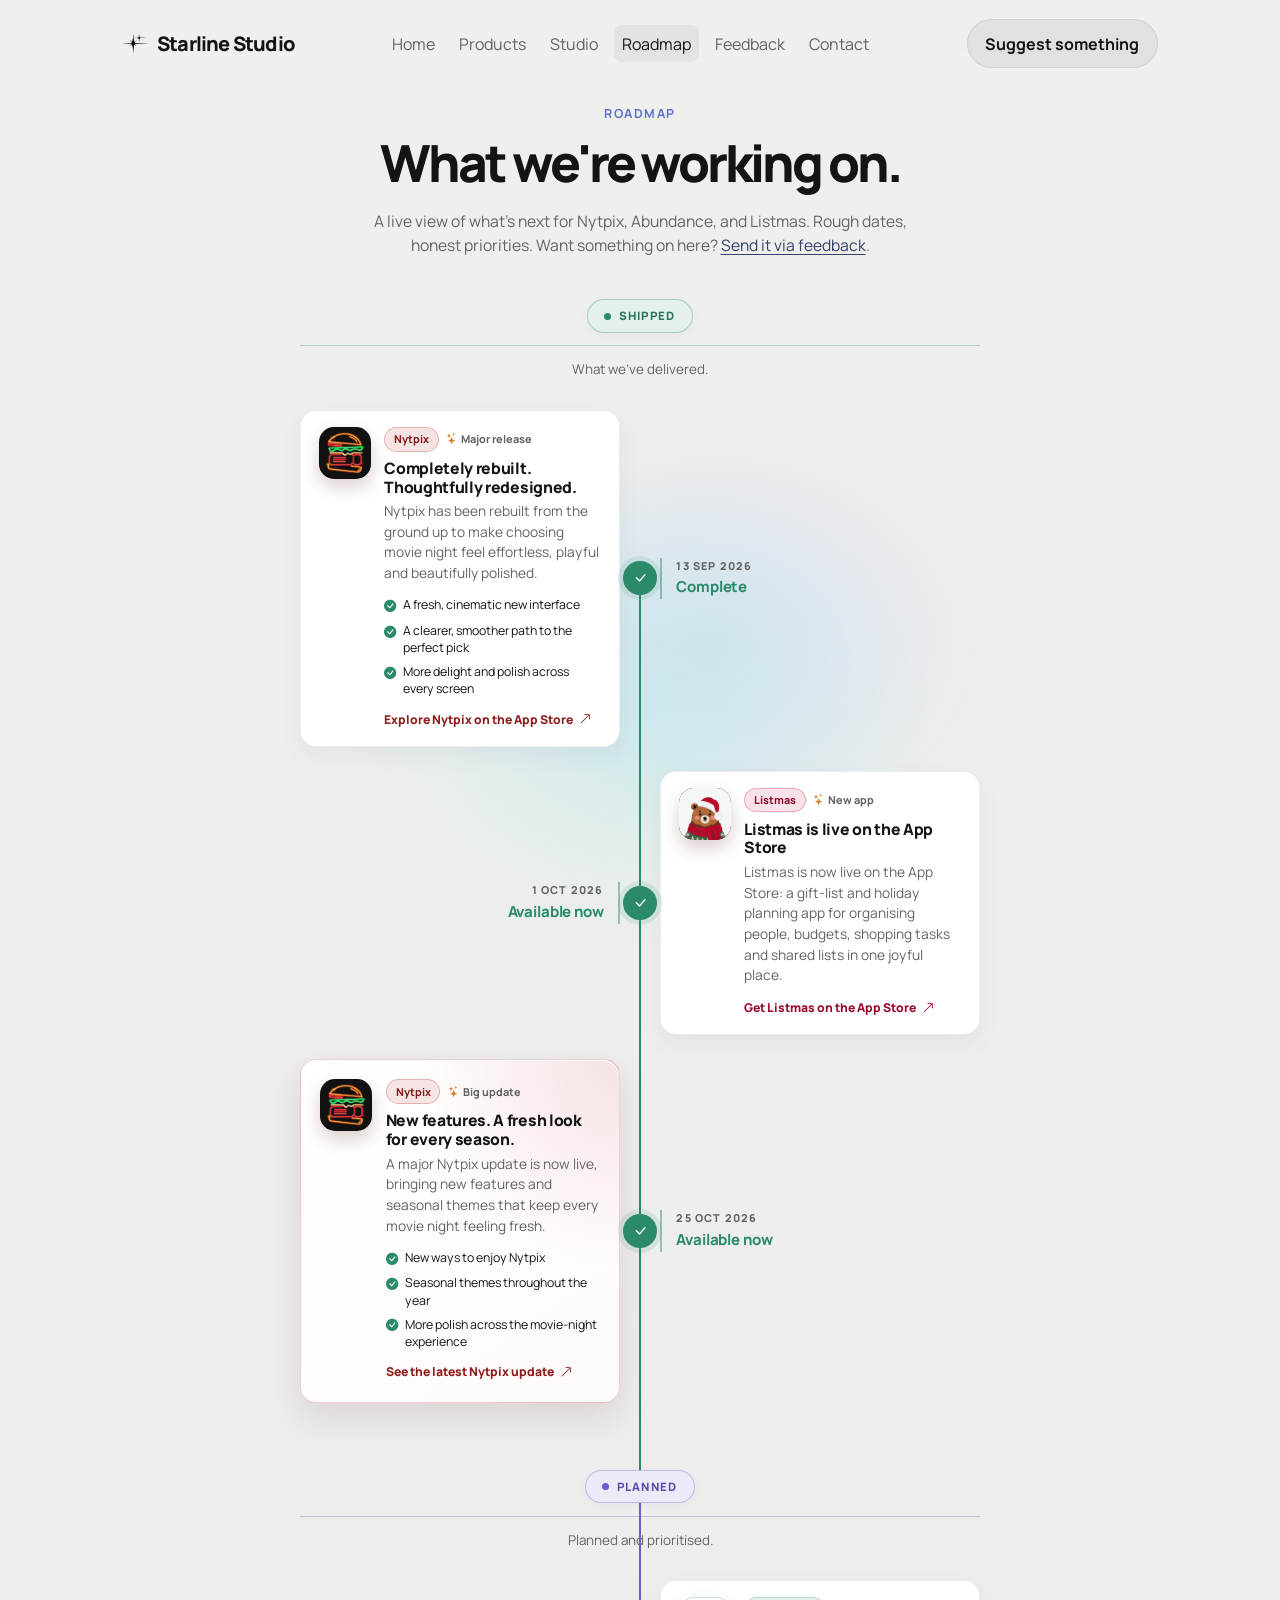
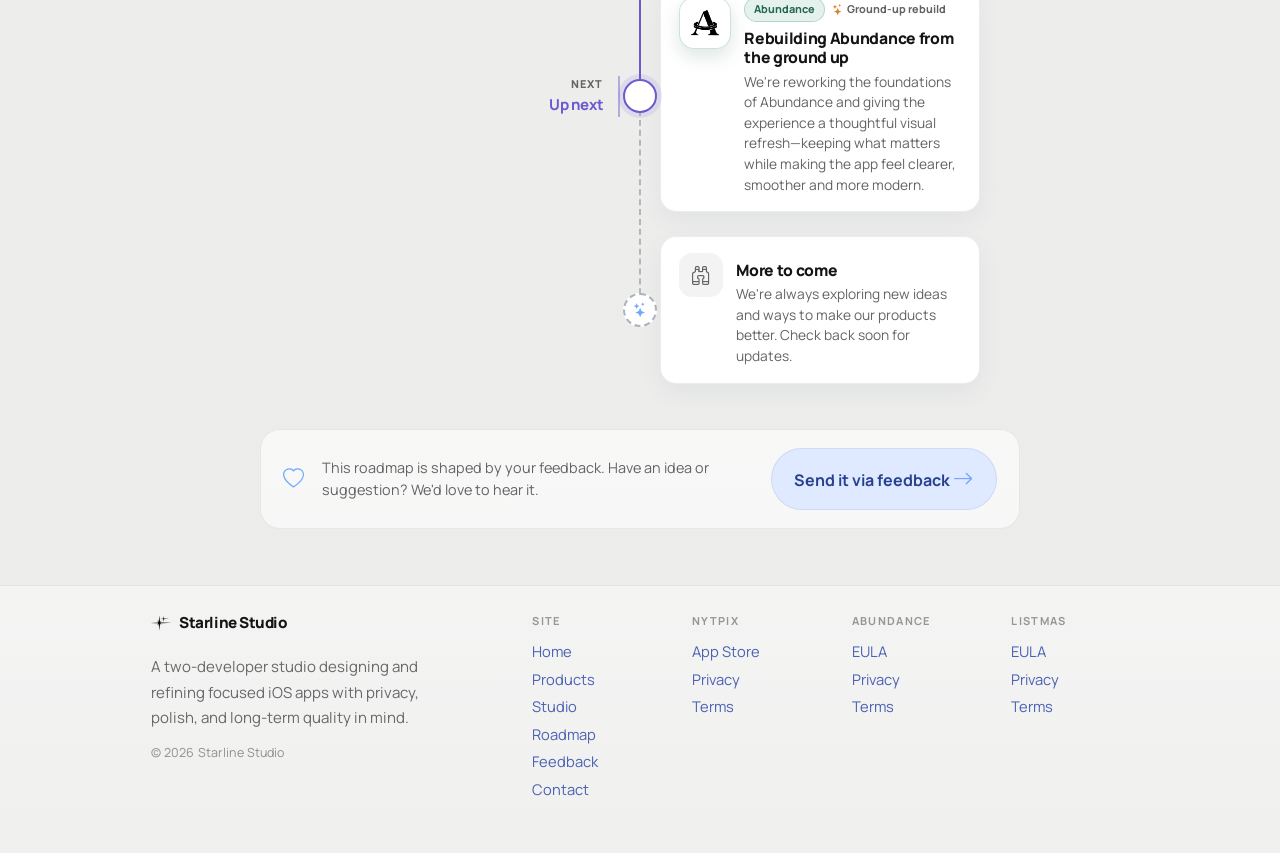
<file: roadmap.html>
<!doctype html>
<html lang="en">
  <head>
    <meta charset="utf-8" />
    <meta name="viewport" content="width=device-width, initial-scale=1" />
    <meta name="description" content="What Starline Studio is planning, building, and has shipped for Nytpix, Abundance, and Listmas." />
    <meta property="og:title" content="Roadmap | Starline Studio" />
    <meta property="og:description" content="A live view of what's next for Nytpix, Abundance, and Listmas." />
    <meta property="og:type" content="website" />
    <meta property="og:image" content="https://starlinestudios.app/assets/img/logo.png" />
    <title>Roadmap | Starline Studio</title>
    <link rel="icon" type="image/x-icon" href="assets/img/favicon.ico" />
    <link rel="icon" type="image/png" sizes="32x32" href="assets/img/favicon-32x32.png" />
    <link rel="icon" type="image/png" sizes="16x16" href="assets/img/favicon-16x16.png" />
    <link href="https://cdn.jsdelivr.net/npm/bootstrap@5.3.3/dist/css/bootstrap.min.css" rel="stylesheet">
    <link href="https://cdn.jsdelivr.net/npm/bootstrap-icons@1.11.3/font/bootstrap-icons.min.css" rel="stylesheet">
    <link href="assets/css/styles.css" rel="stylesheet">
  </head>
  <body class="studio-shell" id="top">
    <main class="studio-frame-wrap">
      <div class="studio-frame">
        <nav class="navbar navbar-expand-lg studio-navbar">
          <div class="container studio-container">
            <a class="navbar-brand studio-wordmark" href="index.html">
              <img class="studio-brand-mark" src="assets/img/StarlineLogo.png" alt="" />
              <span>Starline Studio</span>
            </a>
            <button class="navbar-toggler" type="button" data-bs-toggle="collapse" data-bs-target="#nav" aria-controls="nav" aria-expanded="false" aria-label="Toggle navigation">
              <span class="navbar-toggler-icon"></span>
            </button>
            <div class="collapse navbar-collapse" id="nav">
              <ul class="navbar-nav mx-auto align-items-lg-center gap-lg-2">
                <li class="nav-item"><a class="nav-link" href="index.html#top">Home</a></li>
                <li class="nav-item"><a class="nav-link" href="index.html#products">Products</a></li>
                <li class="nav-item"><a class="nav-link" href="index.html#approach">Studio</a></li>
                <li class="nav-item"><a class="nav-link active" aria-current="page" href="roadmap.html">Roadmap</a></li>
                <li class="nav-item"><a class="nav-link" href="feedback.html">Feedback</a></li>
                <li class="nav-item"><a class="nav-link" href="contact.html">Contact</a></li>
              </ul>
              <div class="d-flex align-items-center gap-2 mt-3 mt-lg-0">
                <a class="btn studio-nav-cta" href="feedback.html">Suggest something</a>
              </div>
            </div>
          </div>
        </nav>

        <section class="studio-showcase">
          <div class="container studio-container">
            <div class="studio-legal-wrap">
              <div class="text-center mb-2">
                <p class="studio-kicker mb-2">Roadmap</p>
                <h1 class="studio-section-title mb-3">What we're working on.</h1>
                <p class="studio-subcopy">
                  A live view of what's next for Nytpix, Abundance, and Listmas. Rough dates,
                  honest priorities. Want something on here?
                  <a href="feedback.html">Send it via feedback</a>.
                </p>
              </div>

              <!--
                To update: edit the ITEMS array in the script below. Order runs top to
                bottom. phase = shipped | progress | planned | future (drives colour, the
                node style, and which left-rail label appears). app = nytpix | abundance.
              -->
              <div class="vtl">
                <span class="vtl-spine" aria-hidden="true"></span>
                <span class="vtl-spine-tail" aria-hidden="true"></span>
                <div class="vtl-line" id="vtlLine"></div>
              </div>

              <div class="vtl-cta">
                <i class="bi bi-heart" aria-hidden="true"></i>
                <p>This roadmap is shaped by your feedback. Have an idea or suggestion? We'd love to hear it.</p>
                <a class="btn studio-dark-pill" href="feedback.html">Send it via feedback <i class="bi bi-arrow-right" aria-hidden="true"></i></a>
              </div>

              <noscript>
                <ul class="studio-subcopy" style="text-align:left;max-width:none">
                  <li><strong>Completed 13 September 2026</strong> — Nytpix rebuild and major redesign</li>
                  <li><strong>Shipped 1 October 2026</strong> — Listmas app launch</li>
                  <li><strong>Shipped 25 October 2026</strong> — Nytpix features and seasonal themes update</li>
                  <li><strong>Up next</strong> — Ground-up Abundance rebuild and redesign</li>
                </ul>
              </noscript>
            </div>
          </div>
        </section>

        <footer class="studio-footer">
          <div class="container studio-container">
            <div class="studio-footer-shell">
              <div class="studio-footer-brand">
                <p class="studio-footer-kicker mb-2">
                  <img class="studio-brand-mark" src="assets/img/StarlineLogo.png" alt="" />
                  <span>Starline Studio</span>
                </p>
                <p class="studio-footer-copy mb-0">
                  A two-developer studio designing and refining focused iOS apps with privacy, polish, and long-term quality in mind.
                </p>
                <p class="studio-footer-meta mb-0">&copy; 2026 Starline Studio</p>
              </div>
              <div class="studio-footer-links small">
                <div class="studio-footer-group studio-footer-group-site">
                  <span class="studio-footer-label">Site</span>
                  <div class="studio-footer-list">
                    <a class="nav-link px-0" href="index.html#top">Home</a>
                    <a class="nav-link px-0" href="index.html#products">Products</a>
                    <a class="nav-link px-0" href="index.html#approach">Studio</a>
                    <a class="nav-link px-0" href="roadmap.html">Roadmap</a>
                    <a class="nav-link px-0" href="feedback.html">Feedback</a>
                    <a class="nav-link px-0" href="contact.html">Contact</a>
                  </div>
                </div>
                <div class="studio-footer-group studio-footer-group-app">
                  <span class="studio-footer-label">Nytpix</span>
                  <div class="studio-footer-list">
                    <a class="nav-link px-0" href="https://apps.apple.com/us/app/nytpix/id6749899310">App Store</a>
                    <a class="nav-link px-0" href="nytpix/privacy.html">Privacy</a>
                    <a class="nav-link px-0" href="nytpix/terms.html">Terms</a>
                  </div>
                </div>
                <div class="studio-footer-group studio-footer-group-app">
                  <span class="studio-footer-label">Abundance</span>
                  <div class="studio-footer-list">
                    <a class="nav-link px-0" href="abundance/eula.html">EULA</a>
                    <a class="nav-link px-0" href="abundance/privacy.html">Privacy</a>
                    <a class="nav-link px-0" href="abundance/terms.html">Terms</a>
                  </div>
                </div>
                <div class="studio-footer-group studio-footer-group-app">
                  <span class="studio-footer-label">Listmas</span>
                  <div class="studio-footer-list">
                    <a class="nav-link px-0" href="listmas/eula.html">EULA</a>
                    <a class="nav-link px-0" href="listmas/privacy.html">Privacy</a>
                    <a class="nav-link px-0" href="listmas/terms.html">Terms</a>
                  </div>
                </div>
              </div>
            </div>
          </div>
        </footer>
      </div>
    </main>

    <script src="https://cdn.jsdelivr.net/npm/bootstrap@5.3.3/dist/js/bootstrap.bundle.min.js"></script>
    <script>
      /* -------------------------------------------------------------------
         Roadmap items — the only thing to edit. Top = oldest / done,
         bottom = furthest out.
         phase: shipped | progress | planned | future
         app:   nytpix | abundance | listmas
      ------------------------------------------------------------------- */
      var ITEMS = [
        { app: "nytpix", phase: "shipped", date: "13 Sep 2026", status: "Complete",
          logo: "assets/img/logo.png", logoAlt: "Nytpix app icon", badge: "Major release",
          title: "Completely rebuilt. Thoughtfully redesigned.",
          desc: "Nytpix has been rebuilt from the ground up to make choosing movie night feel effortless, playful and beautifully polished.",
          highlights: ["A fresh, cinematic new interface", "A clearer, smoother path to the perfect pick", "More delight and polish across every screen"],
          link: "https://apps.apple.com/us/app/nytpix/id6749899310", linkLabel: "Explore Nytpix on the App Store" },
        { app: "listmas", phase: "shipped", date: "1 Oct 2026", status: "Available now",
          logo: "assets/img/ListmasAppIcon.png", logoAlt: "Listmas app icon", badge: "New app",
          title: "Listmas is live on the App Store",
          desc: "Listmas is now live on the App Store: a gift-list and holiday planning app for organising people, budgets, shopping tasks and shared lists in one joyful place.",
          link: "https://apps.apple.com/gb/app/listmas-christmas-planner/id6762095846", linkLabel: "Get Listmas on the App Store" },
        { app: "nytpix", phase: "shipped", date: "25 Oct 2026", status: "Available now", featured: true,
          logo: "assets/img/logo.png", logoAlt: "Nytpix app icon", badge: "Big update",
          title: "New features. A fresh look for every season.",
          desc: "A major Nytpix update is now live, bringing new features and seasonal themes that keep every movie night feeling fresh.",
          highlights: ["New ways to enjoy Nytpix", "Seasonal themes throughout the year", "More polish across the movie-night experience"],
          link: "https://apps.apple.com/us/app/nytpix/id6749899310", linkLabel: "See the latest Nytpix update" },
        { app: "abundance", phase: "planned", date: "Next", status: "Up next",
          logo: "assets/img/abundance-logo.png", logoAlt: "Abundance app icon", badge: "Ground-up rebuild",
          title: "Rebuilding Abundance from the ground up",
          desc: "We're reworking the foundations of Abundance and giving the experience a thoughtful visual refresh—keeping what matters while making the app feel clearer, smoother and more modern." }
      ];

      (function () {
        var vtl = document.querySelector(".vtl");
        var line = document.getElementById("vtlLine");
        var spine = vtl && vtl.querySelector(".vtl-spine");
        var tail = vtl && vtl.querySelector(".vtl-spine-tail");
        if (!line) return;

        var PHASE_COLOR = {
          shipped: "#2a8a6a",
          progress: "#d9822b",
          planned: "#6b5bd0",
          future: "#99a0ac"
        };
        var RAIL = {
          shipped: ["SHIPPED", "What we've delivered."],
          progress: ["IN PROGRESS", "Actively being built and improved."],
          planned: ["PLANNED", "Planned and prioritised."],
          future: ["FUTURE", "Ideas on the horizon. We'll keep you posted."]
        };
        var APP_NAME = { nytpix: "Nytpix", abundance: "Abundance", listmas: "Listmas" };

        function esc(s) {
          return String(s).replace(/[&<>"]/g, function (c) {
            return { "&": "&amp;", "<": "&lt;", ">": "&gt;", '"': "&quot;" }[c];
          });
        }

        var html = "";
        var seen = {};
        var rowIdx = 0;
        ITEMS.forEach(function (it) {
          if (!seen[it.phase] && RAIL[it.phase]) {
            seen[it.phase] = 1;
            var r = RAIL[it.phase];
            html +=
              '<div class="vtl-break" data-phase="' + it.phase + '">' +
              '<span class="vtl-break-chip"><span class="vtl-break-dot"></span>' + r[0] + "</span>" +
              '<span class="vtl-break-line"></span>' +
              '<p class="vtl-break-sub">' + r[1] + "</p></div>";
          }
          var node =
            it.phase === "shipped"
              ? '<i class="bi bi-check-lg" aria-hidden="true"></i>'
              : "";
          var dateBit = it.date
            ? '<span class="vtl-meta-date">' + esc(it.date) + "</span>"
            : "";
          var flip = rowIdx % 2 === 1 ? " is-flip" : "";
          var featured = it.featured ? " is-featured" : "";
          var icon = it.logo
            ? '<span class="vtl-card-icon vtl-card-logo"><img src="' + esc(it.logo) + '" alt="' + esc(it.logoAlt || "") + '"></span>'
            : '<span class="vtl-card-icon"><i class="bi ' + esc(it.icon) + '" aria-hidden="true"></i></span>';
          var badge = it.badge
            ? '<span class="vtl-release-badge"><i class="bi bi-stars" aria-hidden="true"></i>' + esc(it.badge) + '</span>'
            : "";
          var highlights = it.highlights
            ? '<ul class="vtl-highlights">' + it.highlights.map(function (item) {
                return '<li><i class="bi bi-check-circle-fill" aria-hidden="true"></i><span>' + esc(item) + '</span></li>';
              }).join("") + '</ul>'
            : "";
          var link = it.link
            ? '<a class="vtl-card-link" href="' + esc(it.link) + '">' + esc(it.linkLabel || "Learn more") + '<i class="bi bi-arrow-up-right" aria-hidden="true"></i></a>'
            : "";
          rowIdx++;
          html +=
            '<div class="vtl-row is-app-' + it.app + flip + featured +
            '" data-phase="' + it.phase + '">' +
            '<span class="vtl-node">' + node + "</span>" +
            '<div class="vtl-meta">' + dateBit +
            '<span class="vtl-meta-status">' + esc(it.status) + "</span></div>" +
            '<div class="vtl-card">' +
            icon +
            '<div class="vtl-card-body">' +
            '<div class="vtl-tag-row"><span class="vtl-tag">' + esc(APP_NAME[it.app] || it.app) + "</span>" + badge + "</div>" +
            "<h3>" + esc(it.title) + "</h3>" +
            "<p>" + esc(it.desc) + "</p>" +
            highlights + link +
            "</div></div></div>";
        });

        html +=
          '<div class="vtl-row is-more" data-phase="future">' +
          '<span class="vtl-node"><i class="bi bi-stars" aria-hidden="true"></i></span>' +
          '<div class="vtl-card">' +
          '<span class="vtl-card-icon"><i class="bi bi-binoculars" aria-hidden="true"></i></span>' +
          '<div class="vtl-card-body"><h3>More to come</h3>' +
          "<p>We're always exploring new ideas and ways to make our products better. Check back soon for updates.</p>" +
          "</div></div></div>";

        line.innerHTML = html;

        var rows = Array.prototype.slice.call(line.querySelectorAll(".vtl-row"));

        function paintSpine() {
          var real = rows.filter(function (r) {
            return !r.classList.contains("is-more");
          });
          var moreRow = line.querySelector(".vtl-row.is-more");
          if (!real.length) return;
          var base = vtl.getBoundingClientRect().top;
          function ny(row) {
            var n = row.querySelector(".vtl-node").getBoundingClientRect();
            return n.top + n.height / 2 - base;
          }
          var first = ny(real[0]);
          var last = ny(real[real.length - 1]);
          var span = Math.max(last - first, 1);
          spine.style.top = first + "px";
          spine.style.height = span + "px";
          var stops = real.map(function (r) {
            return {
              pct: ((ny(r) - first) / span) * 100,
              c: PHASE_COLOR[r.dataset.phase] || "#99a0ac"
            };
          });
          var parts = [stops[0].c + " 0%"];
          for (var i = 0; i < stops.length - 1; i++) {
            var mid = ((stops[i].pct + stops[i + 1].pct) / 2).toFixed(2);
            parts.push(stops[i].c + " " + mid + "%");
            parts.push(stops[i + 1].c + " " + mid + "%");
          }
          parts.push(stops[stops.length - 1].c + " 100%");
          vtl.style.setProperty("--vtl-grad", "linear-gradient(180deg," + parts.join(",") + ")");
          if (moreRow) {
            var mY = ny(moreRow);
            tail.style.top = last + "px";
            tail.style.height = Math.max(mY - last, 0) + "px";
            tail.style.bottom = "auto";
          }
        }

        requestAnimationFrame(paintSpine);
        if (document.fonts && document.fonts.ready) {
          document.fonts.ready.then(paintSpine);
        }
        var rt;
        window.addEventListener("resize", function () {
          clearTimeout(rt);
          rt = setTimeout(paintSpine, 120);
        });

        if ("IntersectionObserver" in window) {
          var io = new IntersectionObserver(
            function (entries) {
              entries.forEach(function (e) {
                if (e.isIntersecting) {
                  e.target.classList.add("is-in");
                  io.unobserve(e.target);
                }
              });
            },
            { rootMargin: "0px 0px -8% 0px" }
          );
          // Only animate rows that start below the fold; the rest show at once.
          var vh = window.innerHeight || 800;
          rows.forEach(function (r) {
            if (r.getBoundingClientRect().top > vh - 60) {
              r.classList.add("reveal");
              io.observe(r);
            }
          });
          setTimeout(function () {
            rows.forEach(function (r) {
              r.classList.add("is-in");
            });
          }, 1600);
        }
      })();
    </script>
  </body>
</html>
</file>
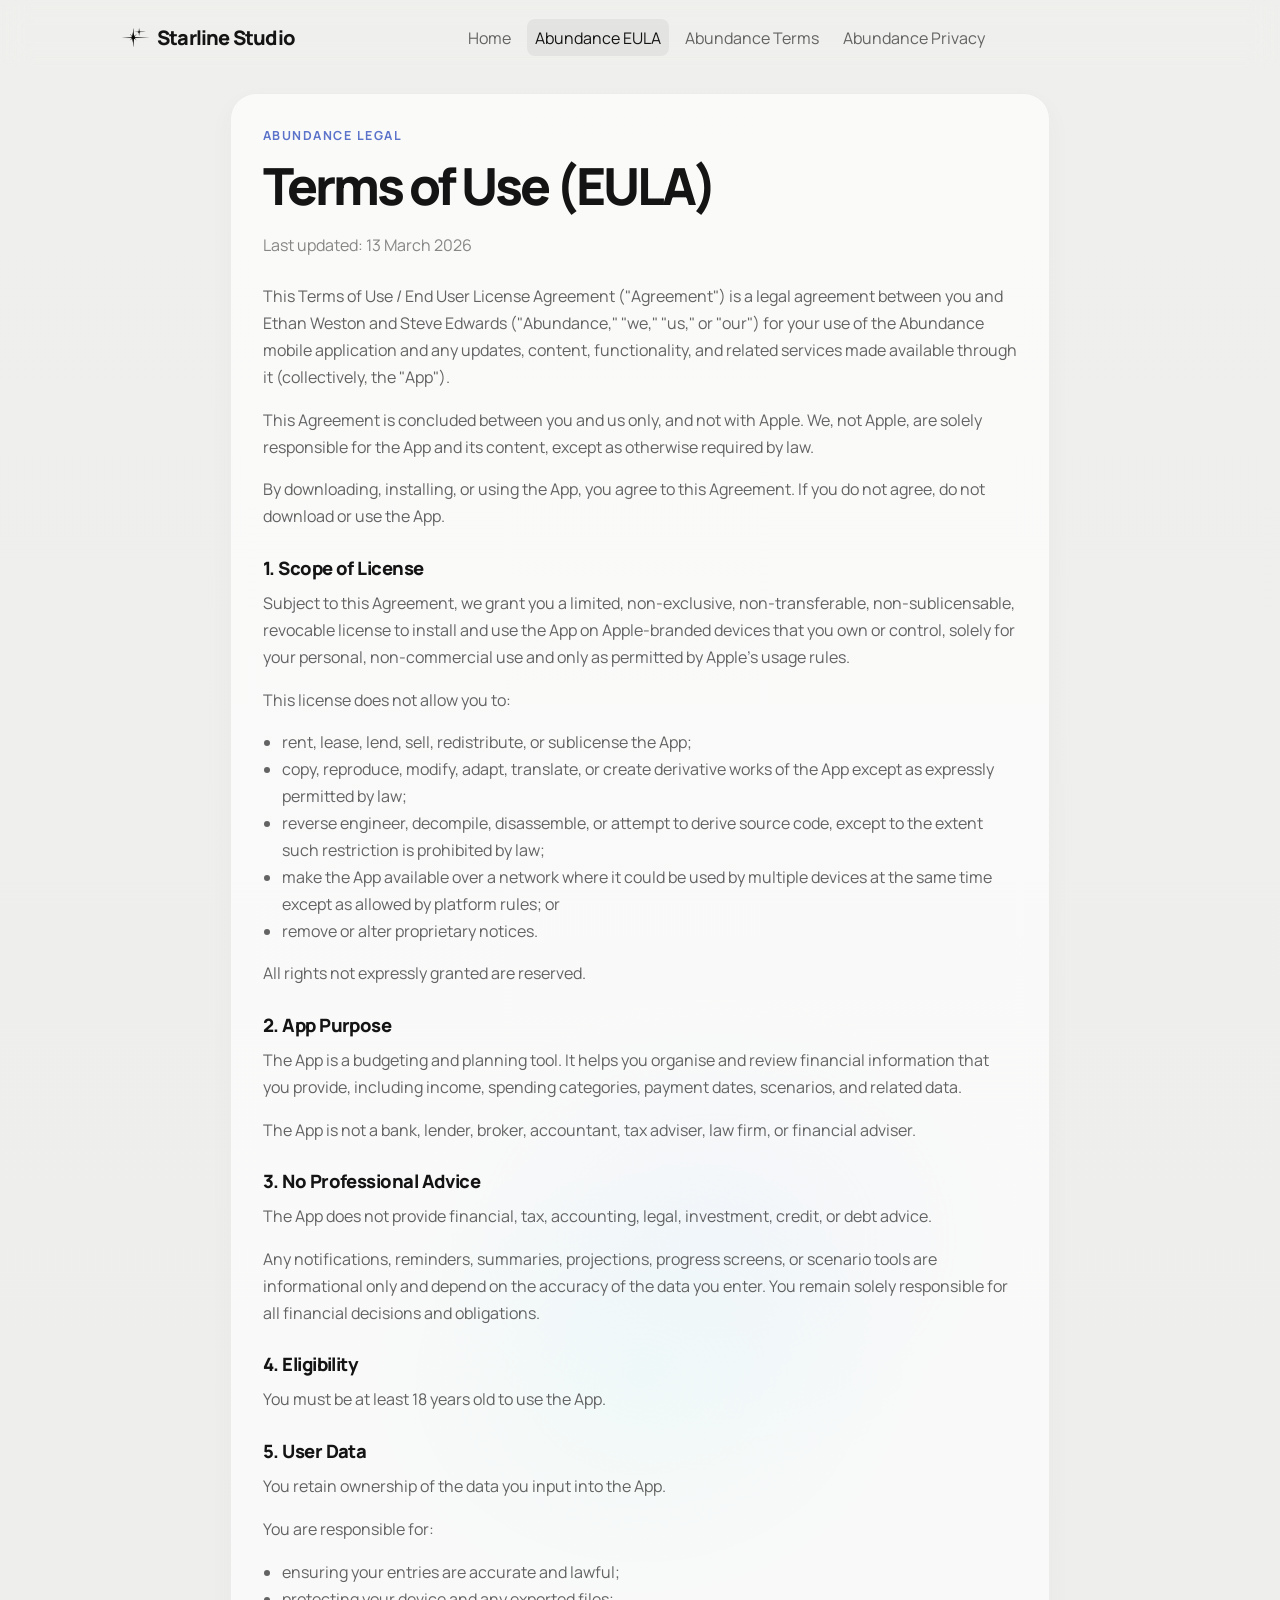
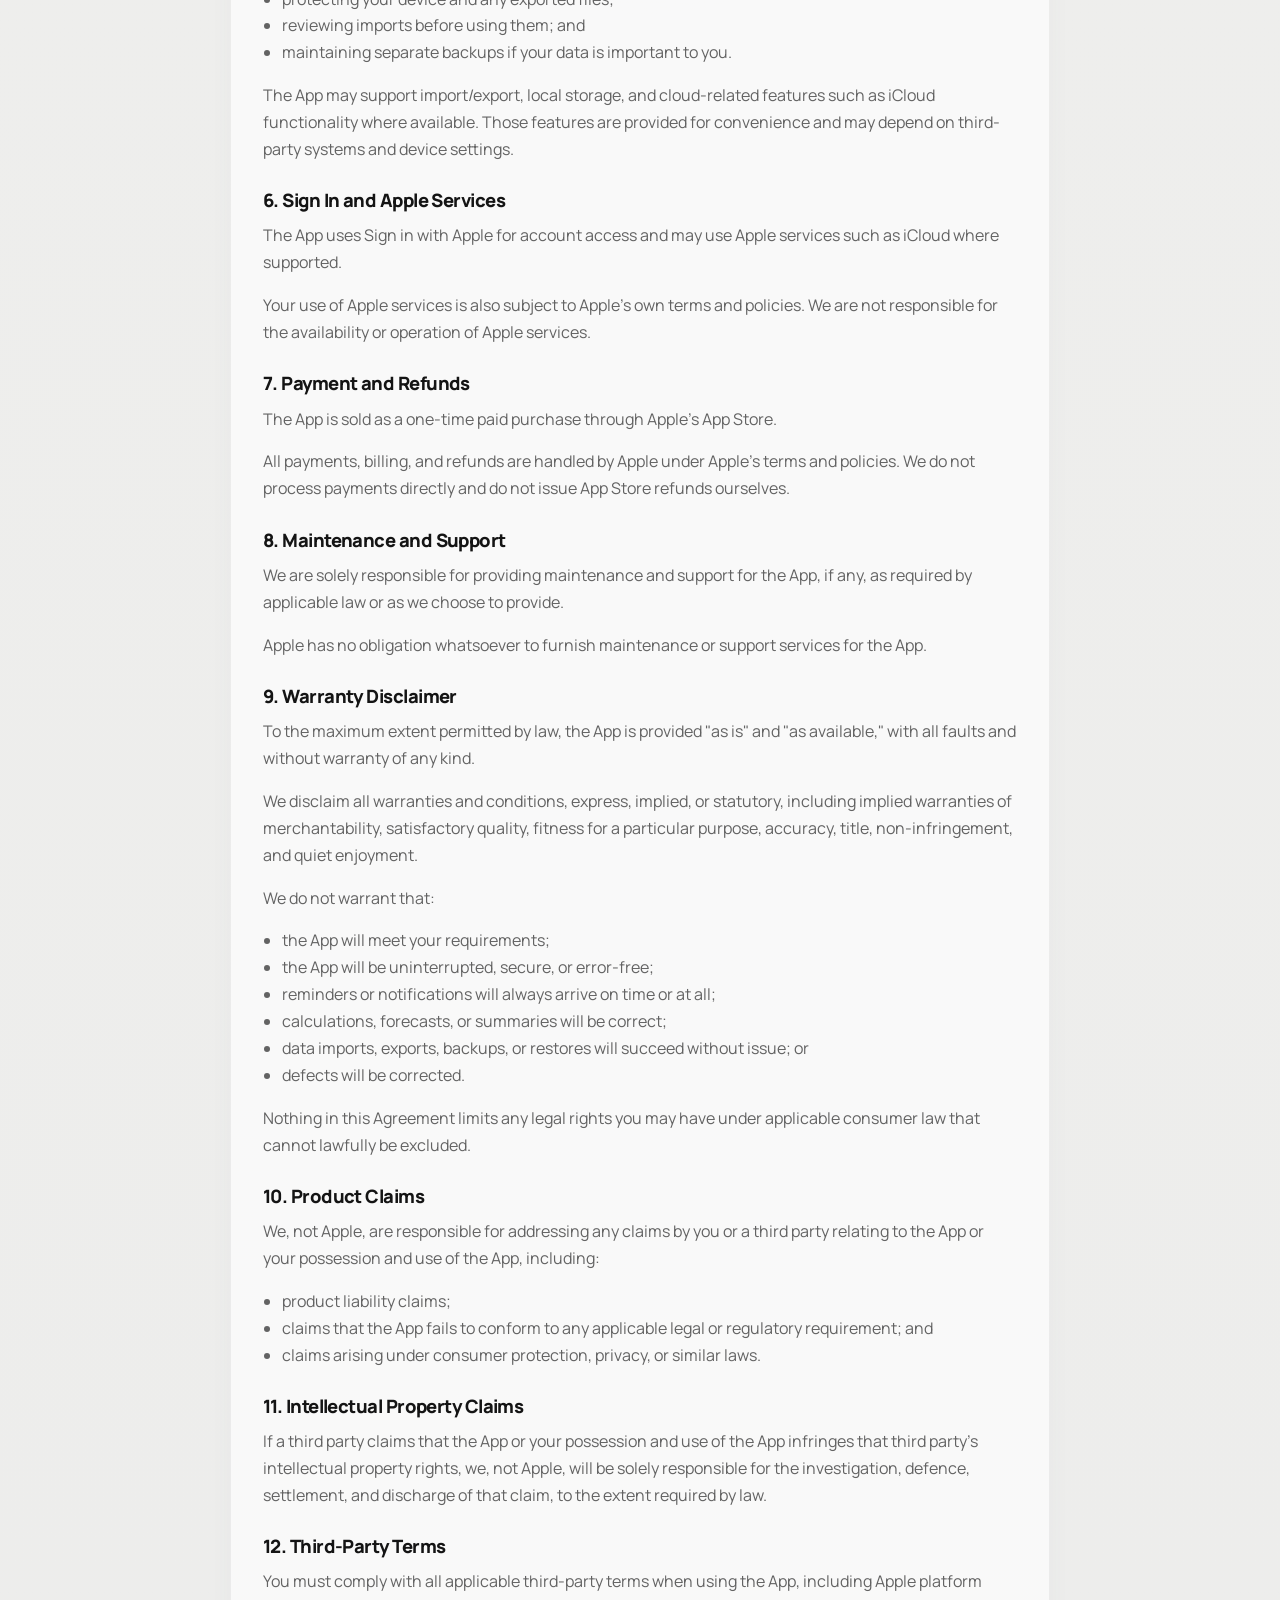
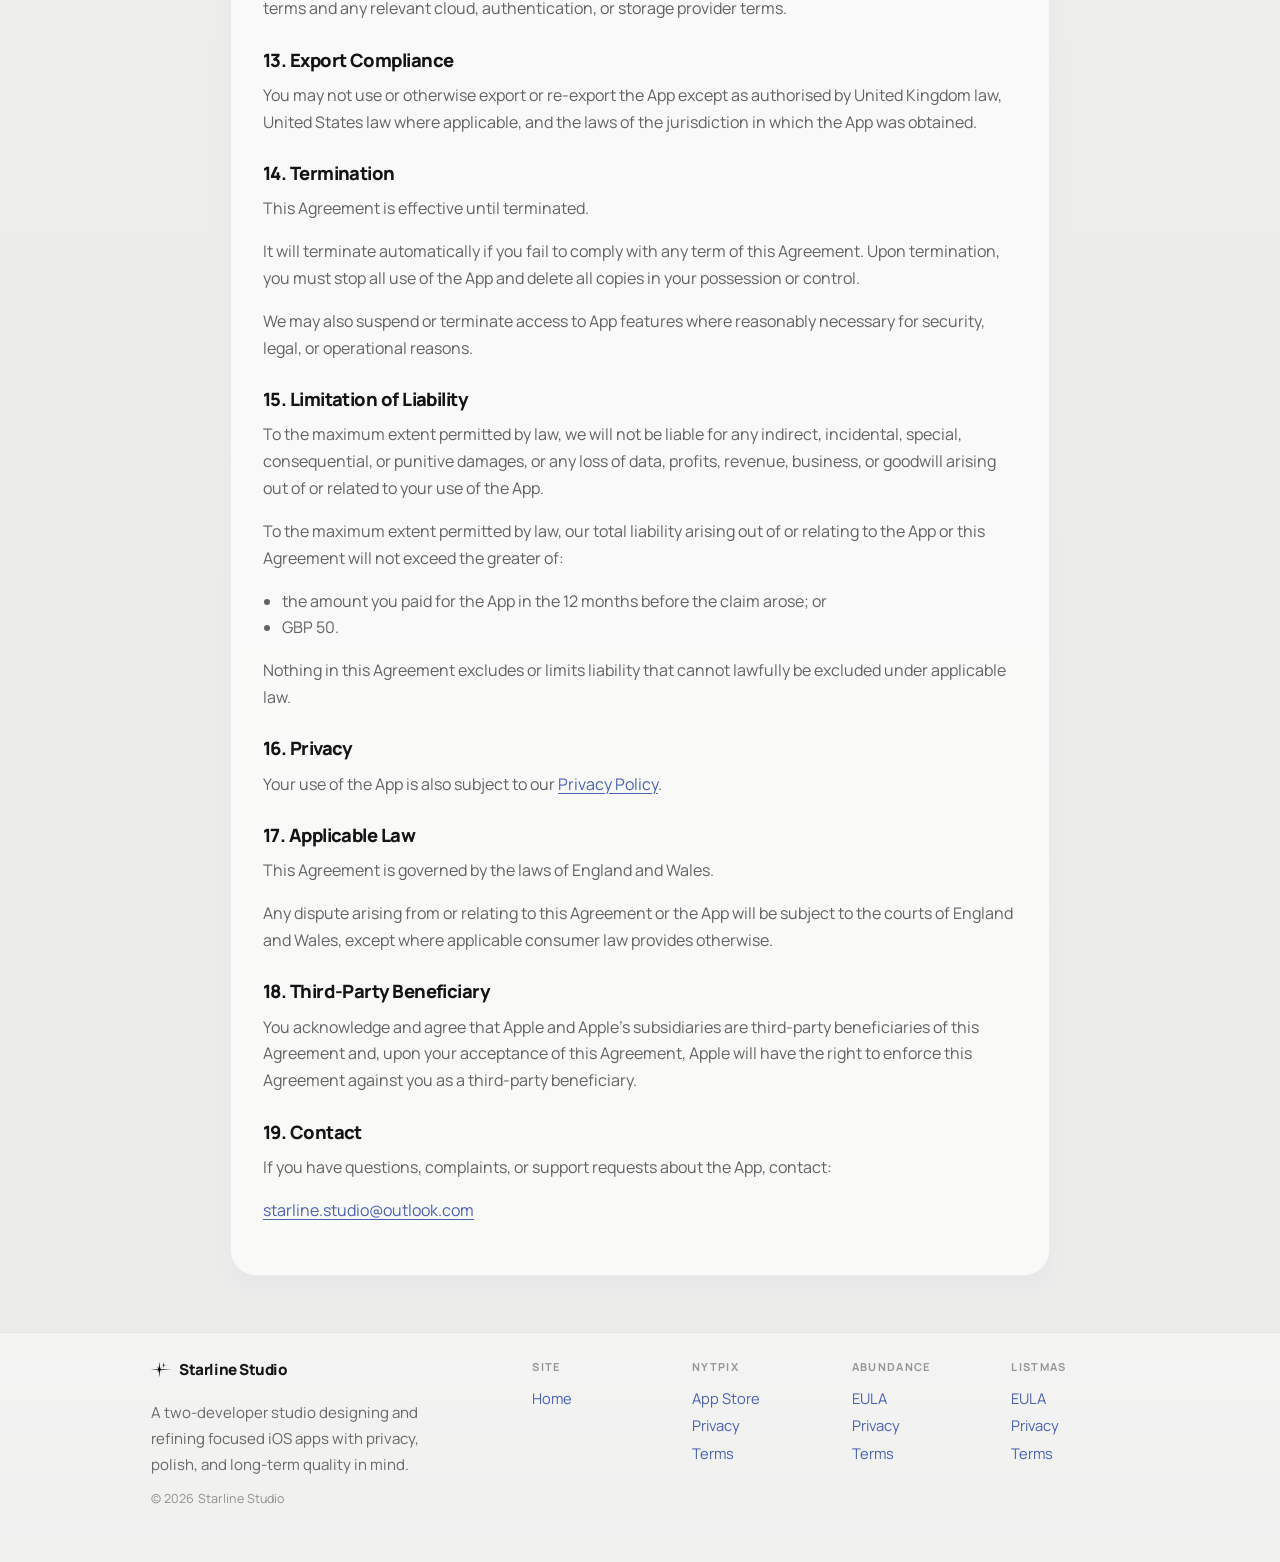
<file: abundance/eula.html>
<!doctype html>
<html lang="en">
  <head>
    <meta charset="utf-8" />
    <meta name="viewport" content="width=device-width, initial-scale=1" />
    <meta name="description" content="Abundance end user license agreement by Starline Studio." />
    <meta property="og:title" content="Abundance EULA | Starline Studio" />
    <title>Abundance EULA | Starline Studio</title>
            <link rel="icon" type="image/x-icon" href="../assets/img/favicon.ico" />
    <link rel="icon" type="image/png" sizes="32x32" href="../assets/img/favicon-32x32.png" />
    <link rel="icon" type="image/png" sizes="16x16" href="../assets/img/favicon-16x16.png" />
    <link href="https://cdn.jsdelivr.net/npm/bootstrap@5.3.3/dist/css/bootstrap.min.css" rel="stylesheet">
    <link href="https://cdn.jsdelivr.net/npm/bootstrap-icons@1.11.3/font/bootstrap-icons.min.css" rel="stylesheet">
    <link href="../assets/css/styles.css" rel="stylesheet">
  </head>
  <body class="studio-shell" id="top">
    <main class="studio-frame-wrap">
      <div class="studio-frame">
        <nav class="navbar navbar-expand-lg studio-navbar">
          <div class="container studio-container">
            <a class="navbar-brand studio-wordmark" href="../index.html">
              <img class="studio-brand-mark" src="../assets/img/StarlineLogo.png" alt="" />
              <span>Starline Studio</span>
            </a>
            <button class="navbar-toggler" type="button" data-bs-toggle="collapse" data-bs-target="#nav" aria-controls="nav" aria-expanded="false" aria-label="Toggle navigation">
              <span class="navbar-toggler-icon"></span>
            </button>
            <div class="collapse navbar-collapse" id="nav">
              <ul class="navbar-nav mx-auto align-items-lg-center gap-lg-2">
                <li class="nav-item"><a class="nav-link" href="../index.html">Home</a></li>
                <li class="nav-item"><a class="nav-link active" aria-current="page" href="eula.html">Abundance EULA</a></li>
                <li class="nav-item"><a class="nav-link" href="terms.html">Abundance Terms</a></li>
                <li class="nav-item"><a class="nav-link" href="privacy.html">Abundance Privacy</a></li>
              </ul>
            </div>
          </div>
        </nav>

        <section class="studio-showcase">
          <div class="container studio-container">
            <div class="studio-legal-wrap">
              <div class="studio-legal-card">
                <p class="studio-kicker mb-2">Abundance Legal</p>
                <h1 class="studio-section-title mb-3">Terms of Use (EULA)</h1>
                <p class="muted mb-4">Last updated: 13 March 2026</p>
                <p>This Terms of Use / End User License Agreement ("Agreement") is a legal agreement between you and Ethan Weston and Steve Edwards ("Abundance," "we," "us," or "our") for your use of the Abundance mobile application and any updates, content, functionality, and related services made available through it (collectively, the "App").</p>
                <p>This Agreement is concluded between you and us only, and not with Apple. We, not Apple, are solely responsible for the App and its content, except as otherwise required by law.</p>
                <p>By downloading, installing, or using the App, you agree to this Agreement. If you do not agree, do not download or use the App.</p>
                <h2>1. Scope of License</h2>
                <p>Subject to this Agreement, we grant you a limited, non-exclusive, non-transferable, non-sublicensable, revocable license to install and use the App on Apple-branded devices that you own or control, solely for your personal, non-commercial use and only as permitted by Apple&rsquo;s usage rules.</p>
                <p>This license does not allow you to:</p>
                <ul>
                  <li>rent, lease, lend, sell, redistribute, or sublicense the App;</li>
                  <li>copy, reproduce, modify, adapt, translate, or create derivative works of the App except as expressly permitted by law;</li>
                  <li>reverse engineer, decompile, disassemble, or attempt to derive source code, except to the extent such restriction is prohibited by law;</li>
                  <li>make the App available over a network where it could be used by multiple devices at the same time except as allowed by platform rules; or</li>
                  <li>remove or alter proprietary notices.</li>
                </ul>
                <p>All rights not expressly granted are reserved.</p>
                <h2>2. App Purpose</h2>
                <p>The App is a budgeting and planning tool. It helps you organise and review financial information that you provide, including income, spending categories, payment dates, scenarios, and related data.</p>
                <p>The App is not a bank, lender, broker, accountant, tax adviser, law firm, or financial adviser.</p>
                <h2>3. No Professional Advice</h2>
                <p>The App does not provide financial, tax, accounting, legal, investment, credit, or debt advice.</p>
                <p>Any notifications, reminders, summaries, projections, progress screens, or scenario tools are informational only and depend on the accuracy of the data you enter. You remain solely responsible for all financial decisions and obligations.</p>
                <h2>4. Eligibility</h2>
                <p>You must be at least 18 years old to use the App.</p>
                <h2>5. User Data</h2>
                <p>You retain ownership of the data you input into the App.</p>
                <p>You are responsible for:</p>
                <ul>
                  <li>ensuring your entries are accurate and lawful;</li>
                  <li>protecting your device and any exported files;</li>
                  <li>reviewing imports before using them; and</li>
                  <li>maintaining separate backups if your data is important to you.</li>
                </ul>
                <p>The App may support import/export, local storage, and cloud-related features such as iCloud functionality where available. Those features are provided for convenience and may depend on third-party systems and device settings.</p>
                <h2>6. Sign In and Apple Services</h2>
                <p>The App uses Sign in with Apple for account access and may use Apple services such as iCloud where supported.</p>
                <p>Your use of Apple services is also subject to Apple&rsquo;s own terms and policies. We are not responsible for the availability or operation of Apple services.</p>
                <h2>7. Payment and Refunds</h2>
                <p>The App is sold as a one-time paid purchase through Apple&rsquo;s App Store.</p>
                <p>All payments, billing, and refunds are handled by Apple under Apple&rsquo;s terms and policies. We do not process payments directly and do not issue App Store refunds ourselves.</p>
                <h2>8. Maintenance and Support</h2>
                <p>We are solely responsible for providing maintenance and support for the App, if any, as required by applicable law or as we choose to provide.</p>
                <p>Apple has no obligation whatsoever to furnish maintenance or support services for the App.</p>
                <h2>9. Warranty Disclaimer</h2>
                <p>To the maximum extent permitted by law, the App is provided "as is" and "as available," with all faults and without warranty of any kind.</p>
                <p>We disclaim all warranties and conditions, express, implied, or statutory, including implied warranties of merchantability, satisfactory quality, fitness for a particular purpose, accuracy, title, non-infringement, and quiet enjoyment.</p>
                <p>We do not warrant that:</p>
                <ul>
                  <li>the App will meet your requirements;</li>
                  <li>the App will be uninterrupted, secure, or error-free;</li>
                  <li>reminders or notifications will always arrive on time or at all;</li>
                  <li>calculations, forecasts, or summaries will be correct;</li>
                  <li>data imports, exports, backups, or restores will succeed without issue; or</li>
                  <li>defects will be corrected.</li>
                </ul>
                <p>Nothing in this Agreement limits any legal rights you may have under applicable consumer law that cannot lawfully be excluded.</p>
                <h2>10. Product Claims</h2>
                <p>We, not Apple, are responsible for addressing any claims by you or a third party relating to the App or your possession and use of the App, including:</p>
                <ul>
                  <li>product liability claims;</li>
                  <li>claims that the App fails to conform to any applicable legal or regulatory requirement; and</li>
                  <li>claims arising under consumer protection, privacy, or similar laws.</li>
                </ul>
                <h2>11. Intellectual Property Claims</h2>
                <p>If a third party claims that the App or your possession and use of the App infringes that third party&rsquo;s intellectual property rights, we, not Apple, will be solely responsible for the investigation, defence, settlement, and discharge of that claim, to the extent required by law.</p>
                <h2>12. Third-Party Terms</h2>
                <p>You must comply with all applicable third-party terms when using the App, including Apple platform terms and any relevant cloud, authentication, or storage provider terms.</p>
                <h2>13. Export Compliance</h2>
                <p>You may not use or otherwise export or re-export the App except as authorised by United Kingdom law, United States law where applicable, and the laws of the jurisdiction in which the App was obtained.</p>
                <h2>14. Termination</h2>
                <p>This Agreement is effective until terminated.</p>
                <p>It will terminate automatically if you fail to comply with any term of this Agreement. Upon termination, you must stop all use of the App and delete all copies in your possession or control.</p>
                <p>We may also suspend or terminate access to App features where reasonably necessary for security, legal, or operational reasons.</p>
                <h2>15. Limitation of Liability</h2>
                <p>To the maximum extent permitted by law, we will not be liable for any indirect, incidental, special, consequential, or punitive damages, or any loss of data, profits, revenue, business, or goodwill arising out of or related to your use of the App.</p>
                <p>To the maximum extent permitted by law, our total liability arising out of or relating to the App or this Agreement will not exceed the greater of:</p>
                <ul>
                  <li>the amount you paid for the App in the 12 months before the claim arose; or</li>
                  <li>GBP 50.</li>
                </ul>
                <p>Nothing in this Agreement excludes or limits liability that cannot lawfully be excluded under applicable law.</p>
                <h2>16. Privacy</h2>
                <p>Your use of the App is also subject to our <a href="privacy.html">Privacy Policy</a>.</p>
                <h2>17. Applicable Law</h2>
                <p>This Agreement is governed by the laws of England and Wales.</p>
                <p>Any dispute arising from or relating to this Agreement or the App will be subject to the courts of England and Wales, except where applicable consumer law provides otherwise.</p>
                <h2>18. Third-Party Beneficiary</h2>
                <p>You acknowledge and agree that Apple and Apple&rsquo;s subsidiaries are third-party beneficiaries of this Agreement and, upon your acceptance of this Agreement, Apple will have the right to enforce this Agreement against you as a third-party beneficiary.</p>
                <h2>19. Contact</h2>
                <p>If you have questions, complaints, or support requests about the App, contact:</p>
                <p><a href="mailto:starline.studio@outlook.com">starline.studio@outlook.com</a></p>
              </div>
            </div>
          </div>
        </section>

        <footer class="studio-footer">
          <div class="container studio-container">
            <div class="studio-footer-shell">
              <div class="studio-footer-brand">
                <p class="studio-footer-kicker mb-2">
                  <img class="studio-brand-mark" src="../assets/img/StarlineLogo.png" alt="" />
                  <span>Starline Studio</span>
                </p>
                <p class="studio-footer-copy mb-0">A two-developer studio designing and refining focused iOS apps with privacy, polish, and long-term quality in mind.</p>
                <p class="studio-footer-meta mb-0">&copy; 2026 Starline Studio</p>
              </div>
              <div class="studio-footer-links small">
                <div class="studio-footer-group studio-footer-group-site">
                  <span class="studio-footer-label">Site</span>
                  <div class="studio-footer-list">
                    <a class="nav-link px-0" href="../index.html">Home</a>
                  </div>
                </div>
                <div class="studio-footer-group studio-footer-group-app">
                  <span class="studio-footer-label">Nytpix</span>
                  <div class="studio-footer-list">
                    <a class="nav-link px-0" href="https://apps.apple.com/us/app/nytpix/id6749899310">App Store</a>
                    <a class="nav-link px-0" href="../nytpix/privacy.html">Privacy</a>
                    <a class="nav-link px-0" href="../nytpix/terms.html">Terms</a>
                  </div>
                </div>
                <div class="studio-footer-group studio-footer-group-app">
                  <span class="studio-footer-label">Abundance</span>
                  <div class="studio-footer-list">
                    <a class="nav-link px-0" href="eula.html">EULA</a>
                    <a class="nav-link px-0" href="privacy.html">Privacy</a>
                    <a class="nav-link px-0" href="terms.html">Terms</a>
                  </div>
                </div>
                <div class="studio-footer-group studio-footer-group-app">
                  <span class="studio-footer-label">Listmas</span>
                  <div class="studio-footer-list">
                    <a class="nav-link px-0" href="../listmas/eula.html">EULA</a>
                    <a class="nav-link px-0" href="../listmas/privacy.html">Privacy</a>
                    <a class="nav-link px-0" href="../listmas/terms.html">Terms</a>
                  </div>
                </div>
              </div>
            </div>
          </div>
        </footer>
      </div>
    </main>
    <script src="https://cdn.jsdelivr.net/npm/bootstrap@5.3.3/dist/js/bootstrap.bundle.min.js"></script>
  </body>
</html>
</file>
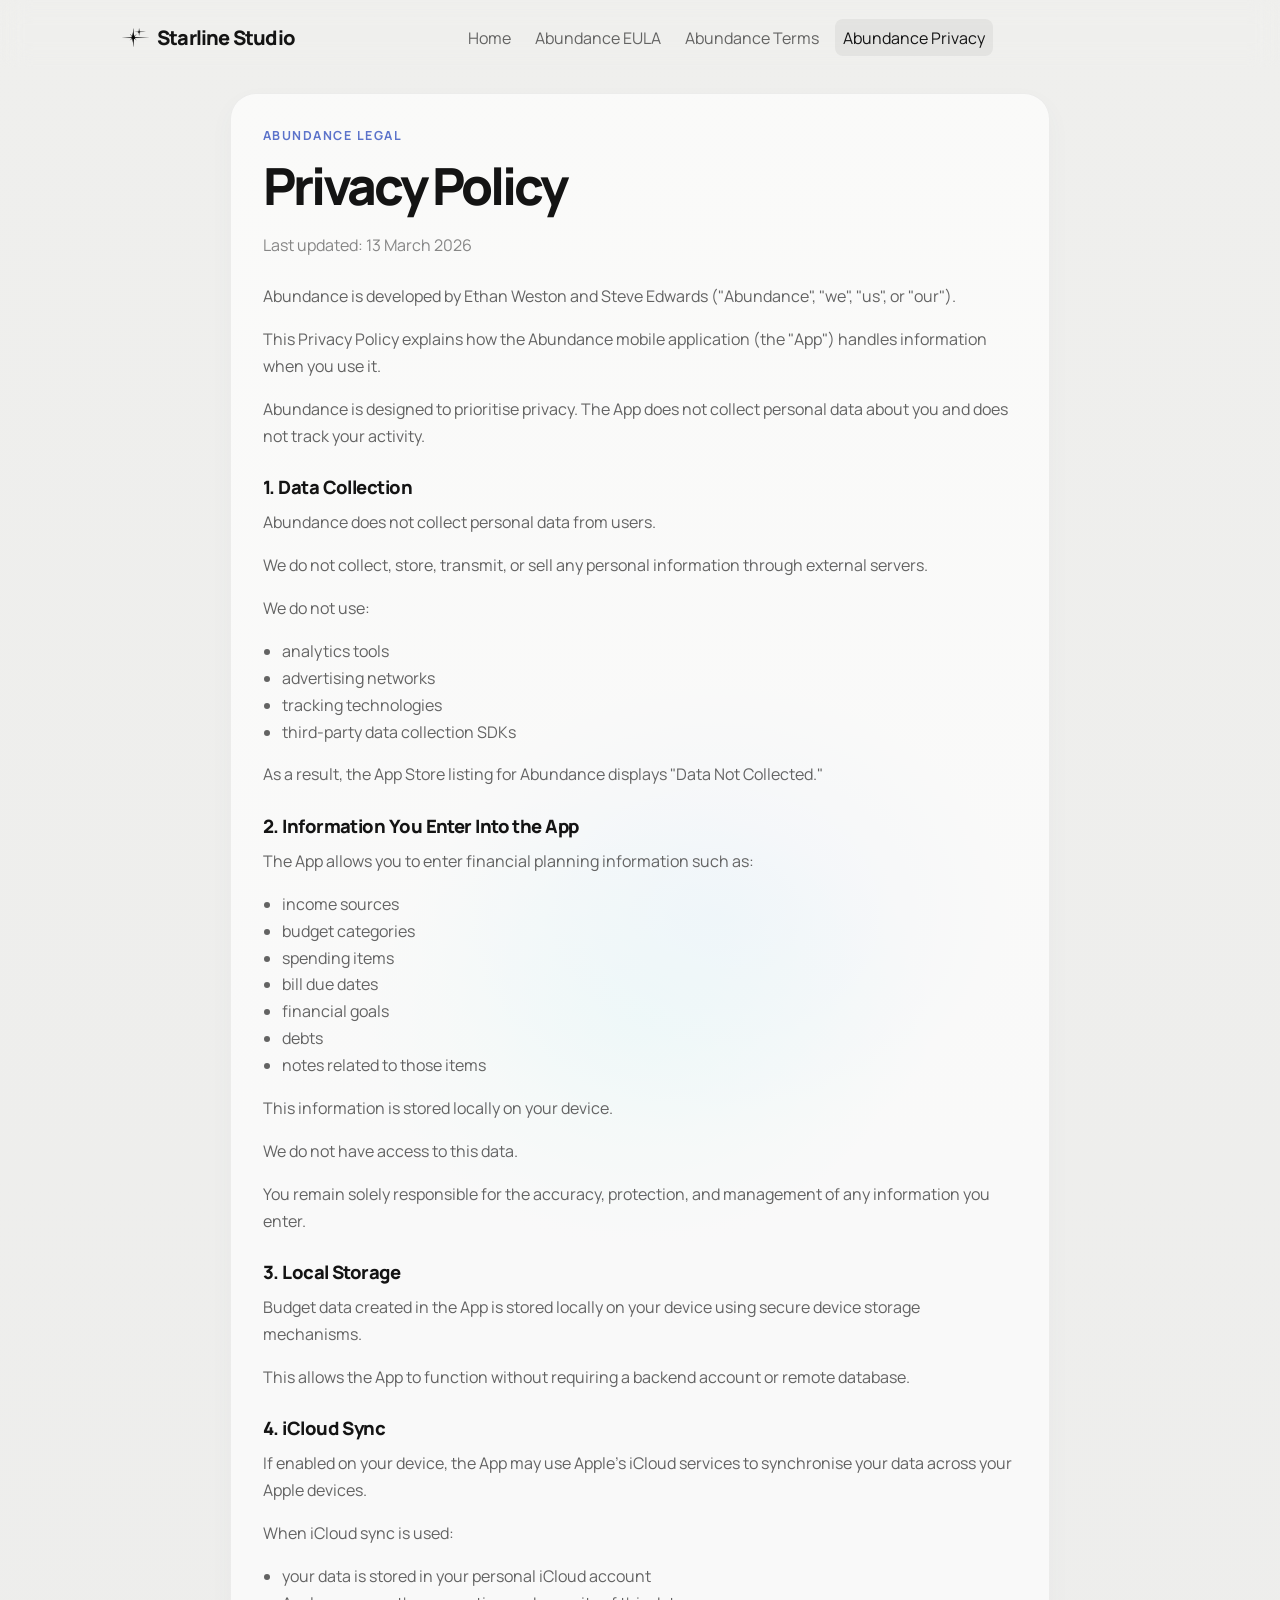
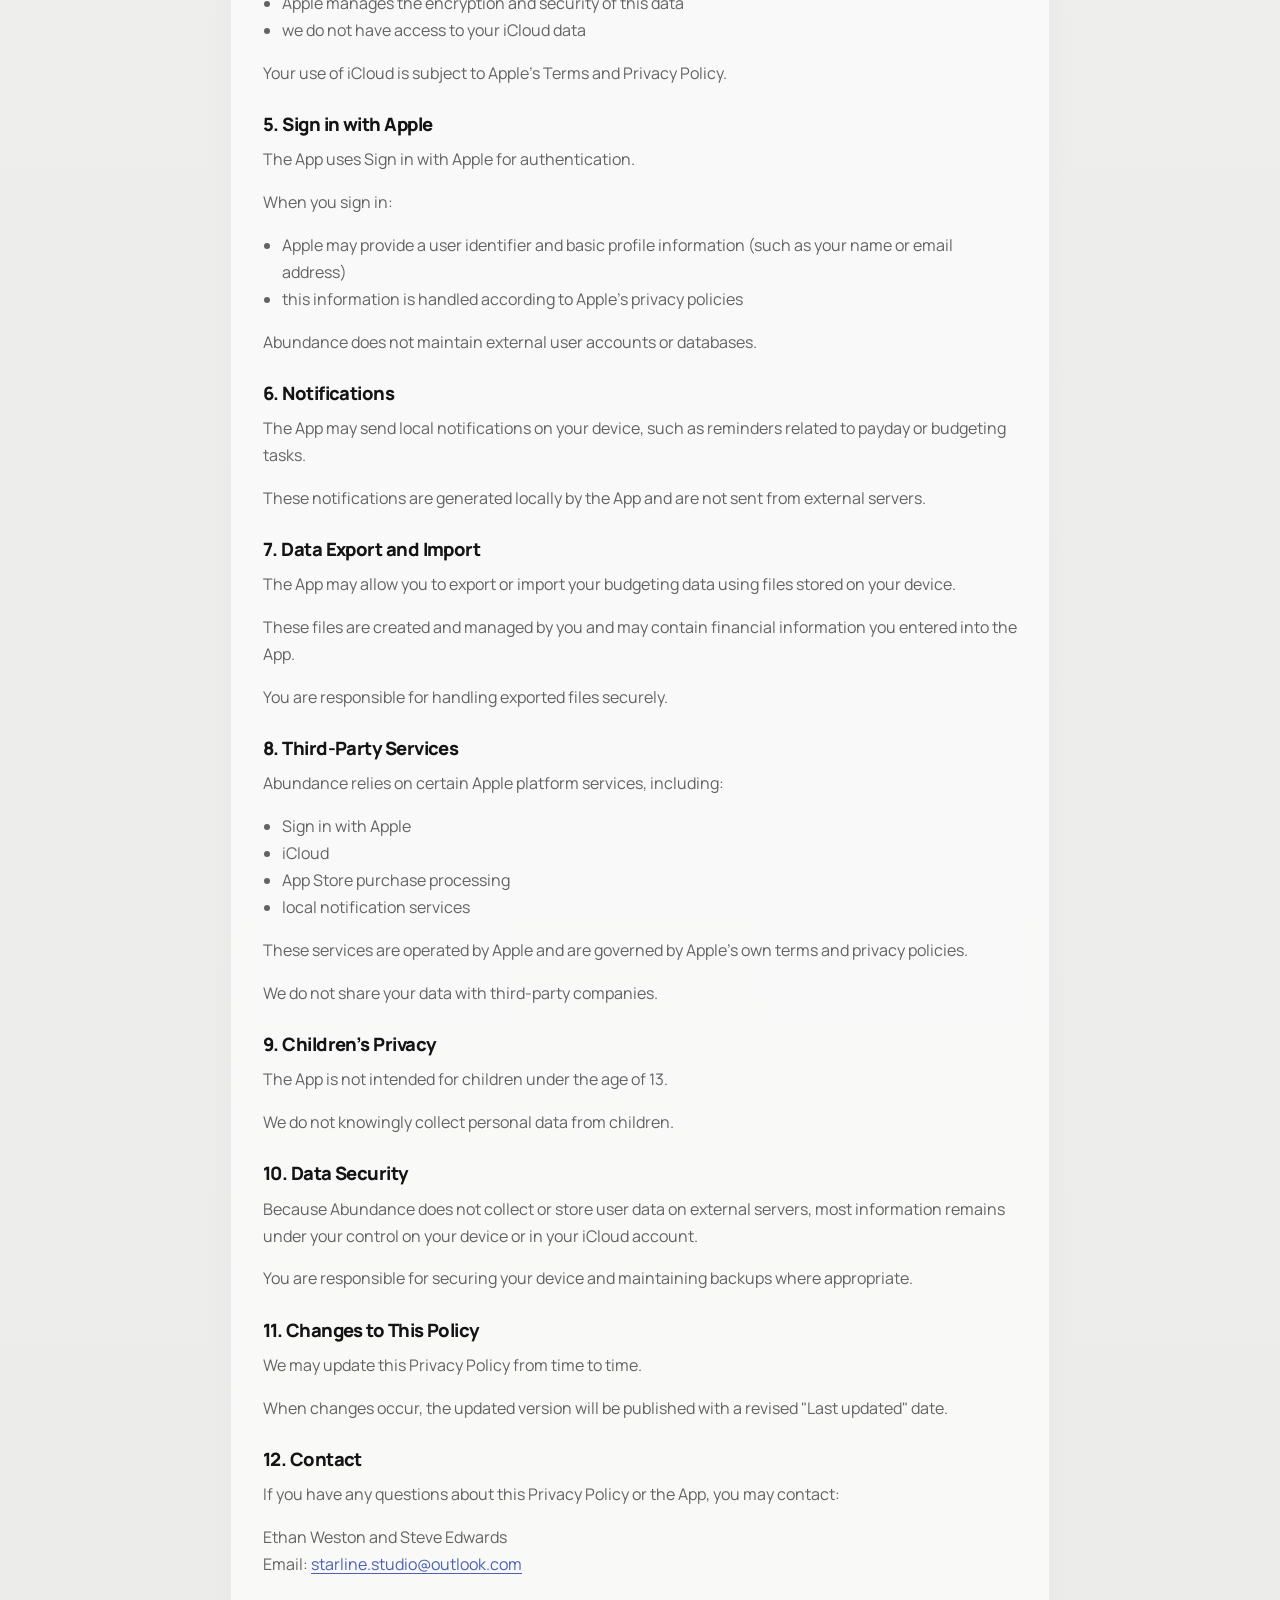
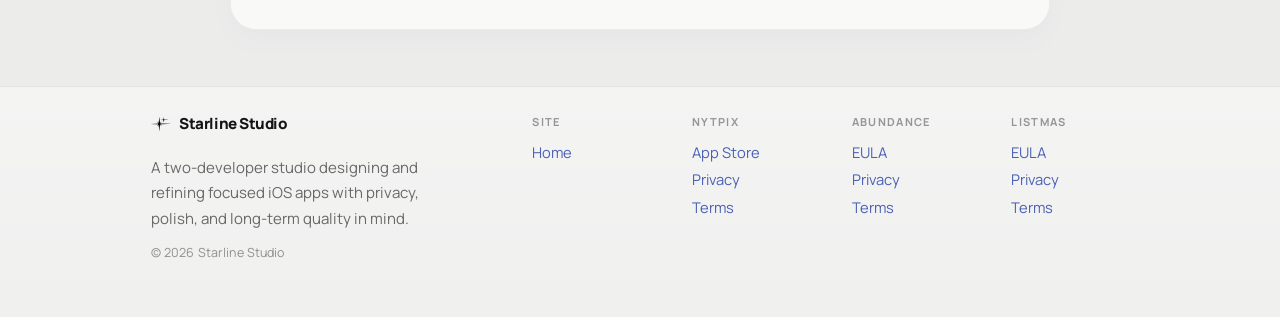
<file: abundance/privacy.html>
<!doctype html>
<html lang="en">
  <head>
    <meta charset="utf-8" />
    <meta name="viewport" content="width=device-width, initial-scale=1" />
    <meta name="description" content="Abundance privacy policy by Starline Studio." />
    <meta property="og:title" content="Abundance Privacy Policy | Starline Studio" />
    <title>Abundance Privacy Policy | Starline Studio</title>
    <link rel="icon" type="image/x-icon" href="../assets/img/favicon.ico" />
    <link rel="icon" type="image/png" sizes="32x32" href="../assets/img/favicon-32x32.png" />
    <link rel="icon" type="image/png" sizes="16x16" href="../assets/img/favicon-16x16.png" />
    <link href="https://cdn.jsdelivr.net/npm/bootstrap@5.3.3/dist/css/bootstrap.min.css" rel="stylesheet">
    <link href="https://cdn.jsdelivr.net/npm/bootstrap-icons@1.11.3/font/bootstrap-icons.min.css" rel="stylesheet">
    <link href="../assets/css/styles.css" rel="stylesheet">
  </head>
  <body class="studio-shell" id="top">
    <main class="studio-frame-wrap">
      <div class="studio-frame">
        <nav class="navbar navbar-expand-lg studio-navbar">
          <div class="container studio-container">
            <a class="navbar-brand studio-wordmark" href="../index.html">
              <img class="studio-brand-mark" src="../assets/img/StarlineLogo.png" alt="" />
              <span>Starline Studio</span>
            </a>
            <button class="navbar-toggler" type="button" data-bs-toggle="collapse" data-bs-target="#nav" aria-controls="nav" aria-expanded="false" aria-label="Toggle navigation">
              <span class="navbar-toggler-icon"></span>
            </button>
            <div class="collapse navbar-collapse" id="nav">
              <ul class="navbar-nav mx-auto align-items-lg-center gap-lg-2">
                <li class="nav-item"><a class="nav-link" href="../index.html">Home</a></li>
                <li class="nav-item"><a class="nav-link" href="eula.html">Abundance EULA</a></li>
                <li class="nav-item"><a class="nav-link" href="terms.html">Abundance Terms</a></li>
                <li class="nav-item"><a class="nav-link active" aria-current="page" href="privacy.html">Abundance Privacy</a></li>
              </ul>
            </div>
          </div>
        </nav>

        <section class="studio-showcase">
          <div class="container studio-container">
            <div class="studio-legal-wrap">
              <div class="studio-legal-card">
                <p class="studio-kicker mb-2">Abundance Legal</p>
                <h1 class="studio-section-title mb-3">Privacy Policy</h1>
                <p class="muted mb-4">Last updated: 13 March 2026</p>
                <p>Abundance is developed by Ethan Weston and Steve Edwards ("Abundance", "we", "us", or "our").</p>
                <p>This Privacy Policy explains how the Abundance mobile application (the "App") handles information when you use it.</p>
                <p>Abundance is designed to prioritise privacy. The App does not collect personal data about you and does not track your activity.</p>
                <h2>1. Data Collection</h2>
                <p>Abundance does not collect personal data from users.</p>
                <p>We do not collect, store, transmit, or sell any personal information through external servers.</p>
                <p>We do not use:</p>
                <ul>
                  <li>analytics tools</li>
                  <li>advertising networks</li>
                  <li>tracking technologies</li>
                  <li>third-party data collection SDKs</li>
                </ul>
                <p>As a result, the App Store listing for Abundance displays "Data Not Collected."</p>
                <h2>2. Information You Enter Into the App</h2>
                <p>The App allows you to enter financial planning information such as:</p>
                <ul>
                  <li>income sources</li>
                  <li>budget categories</li>
                  <li>spending items</li>
                  <li>bill due dates</li>
                  <li>financial goals</li>
                  <li>debts</li>
                  <li>notes related to those items</li>
                </ul>
                <p>This information is stored locally on your device.</p>
                <p>We do not have access to this data.</p>
                <p>You remain solely responsible for the accuracy, protection, and management of any information you enter.</p>
                <h2>3. Local Storage</h2>
                <p>Budget data created in the App is stored locally on your device using secure device storage mechanisms.</p>
                <p>This allows the App to function without requiring a backend account or remote database.</p>
                <h2>4. iCloud Sync</h2>
                <p>If enabled on your device, the App may use Apple&rsquo;s iCloud services to synchronise your data across your Apple devices.</p>
                <p>When iCloud sync is used:</p>
                <ul>
                  <li>your data is stored in your personal iCloud account</li>
                  <li>Apple manages the encryption and security of this data</li>
                  <li>we do not have access to your iCloud data</li>
                </ul>
                <p>Your use of iCloud is subject to Apple&rsquo;s Terms and Privacy Policy.</p>
                <h2>5. Sign in with Apple</h2>
                <p>The App uses Sign in with Apple for authentication.</p>
                <p>When you sign in:</p>
                <ul>
                  <li>Apple may provide a user identifier and basic profile information (such as your name or email address)</li>
                  <li>this information is handled according to Apple&rsquo;s privacy policies</li>
                </ul>
                <p>Abundance does not maintain external user accounts or databases.</p>
                <h2>6. Notifications</h2>
                <p>The App may send local notifications on your device, such as reminders related to payday or budgeting tasks.</p>
                <p>These notifications are generated locally by the App and are not sent from external servers.</p>
                <h2>7. Data Export and Import</h2>
                <p>The App may allow you to export or import your budgeting data using files stored on your device.</p>
                <p>These files are created and managed by you and may contain financial information you entered into the App.</p>
                <p>You are responsible for handling exported files securely.</p>
                <h2>8. Third-Party Services</h2>
                <p>Abundance relies on certain Apple platform services, including:</p>
                <ul>
                  <li>Sign in with Apple</li>
                  <li>iCloud</li>
                  <li>App Store purchase processing</li>
                  <li>local notification services</li>
                </ul>
                <p>These services are operated by Apple and are governed by Apple&rsquo;s own terms and privacy policies.</p>
                <p>We do not share your data with third-party companies.</p>
                <h2>9. Children&rsquo;s Privacy</h2>
                <p>The App is not intended for children under the age of 13.</p>
                <p>We do not knowingly collect personal data from children.</p>
                <h2>10. Data Security</h2>
                <p>Because Abundance does not collect or store user data on external servers, most information remains under your control on your device or in your iCloud account.</p>
                <p>You are responsible for securing your device and maintaining backups where appropriate.</p>
                <h2>11. Changes to This Policy</h2>
                <p>We may update this Privacy Policy from time to time.</p>
                <p>When changes occur, the updated version will be published with a revised "Last updated" date.</p>
                <h2>12. Contact</h2>
                <p>If you have any questions about this Privacy Policy or the App, you may contact:</p>
                <p>Ethan Weston and Steve Edwards<br />Email: <a href="mailto:starline.studio@outlook.com">starline.studio@outlook.com</a></p>
              </div>
            </div>
          </div>
        </section>

        <footer class="studio-footer">
          <div class="container studio-container">
            <div class="studio-footer-shell">
              <div class="studio-footer-brand">
                <p class="studio-footer-kicker mb-2">
                  <img class="studio-brand-mark" src="../assets/img/StarlineLogo.png" alt="" />
                  <span>Starline Studio</span>
                </p>
                <p class="studio-footer-copy mb-0">A two-developer studio designing and refining focused iOS apps with privacy, polish, and long-term quality in mind.</p>
                <p class="studio-footer-meta mb-0">&copy; 2026 Starline Studio</p>
              </div>
              <div class="studio-footer-links small">
                <div class="studio-footer-group studio-footer-group-site">
                  <span class="studio-footer-label">Site</span>
                  <div class="studio-footer-list">
                    <a class="nav-link px-0" href="../index.html">Home</a>
                  </div>
                </div>
                <div class="studio-footer-group studio-footer-group-app">
                  <span class="studio-footer-label">Nytpix</span>
                  <div class="studio-footer-list">
                    <a class="nav-link px-0" href="https://apps.apple.com/us/app/nytpix/id6749899310">App Store</a>
                    <a class="nav-link px-0" href="../nytpix/privacy.html">Privacy</a>
                    <a class="nav-link px-0" href="../nytpix/terms.html">Terms</a>
                  </div>
                </div>
                <div class="studio-footer-group studio-footer-group-app">
                  <span class="studio-footer-label">Abundance</span>
                  <div class="studio-footer-list">
                    <a class="nav-link px-0" href="eula.html">EULA</a>
                    <a class="nav-link px-0" href="privacy.html">Privacy</a>
                    <a class="nav-link px-0" href="terms.html">Terms</a>
                  </div>
                </div>
                <div class="studio-footer-group studio-footer-group-app">
                  <span class="studio-footer-label">Listmas</span>
                  <div class="studio-footer-list">
                    <a class="nav-link px-0" href="../listmas/eula.html">EULA</a>
                    <a class="nav-link px-0" href="../listmas/privacy.html">Privacy</a>
                    <a class="nav-link px-0" href="../listmas/terms.html">Terms</a>
                  </div>
                </div>
              </div>
            </div>
          </div>
        </footer>
      </div>
    </main>
    <script src="https://cdn.jsdelivr.net/npm/bootstrap@5.3.3/dist/js/bootstrap.bundle.min.js"></script>
  </body>
</html>
</file>
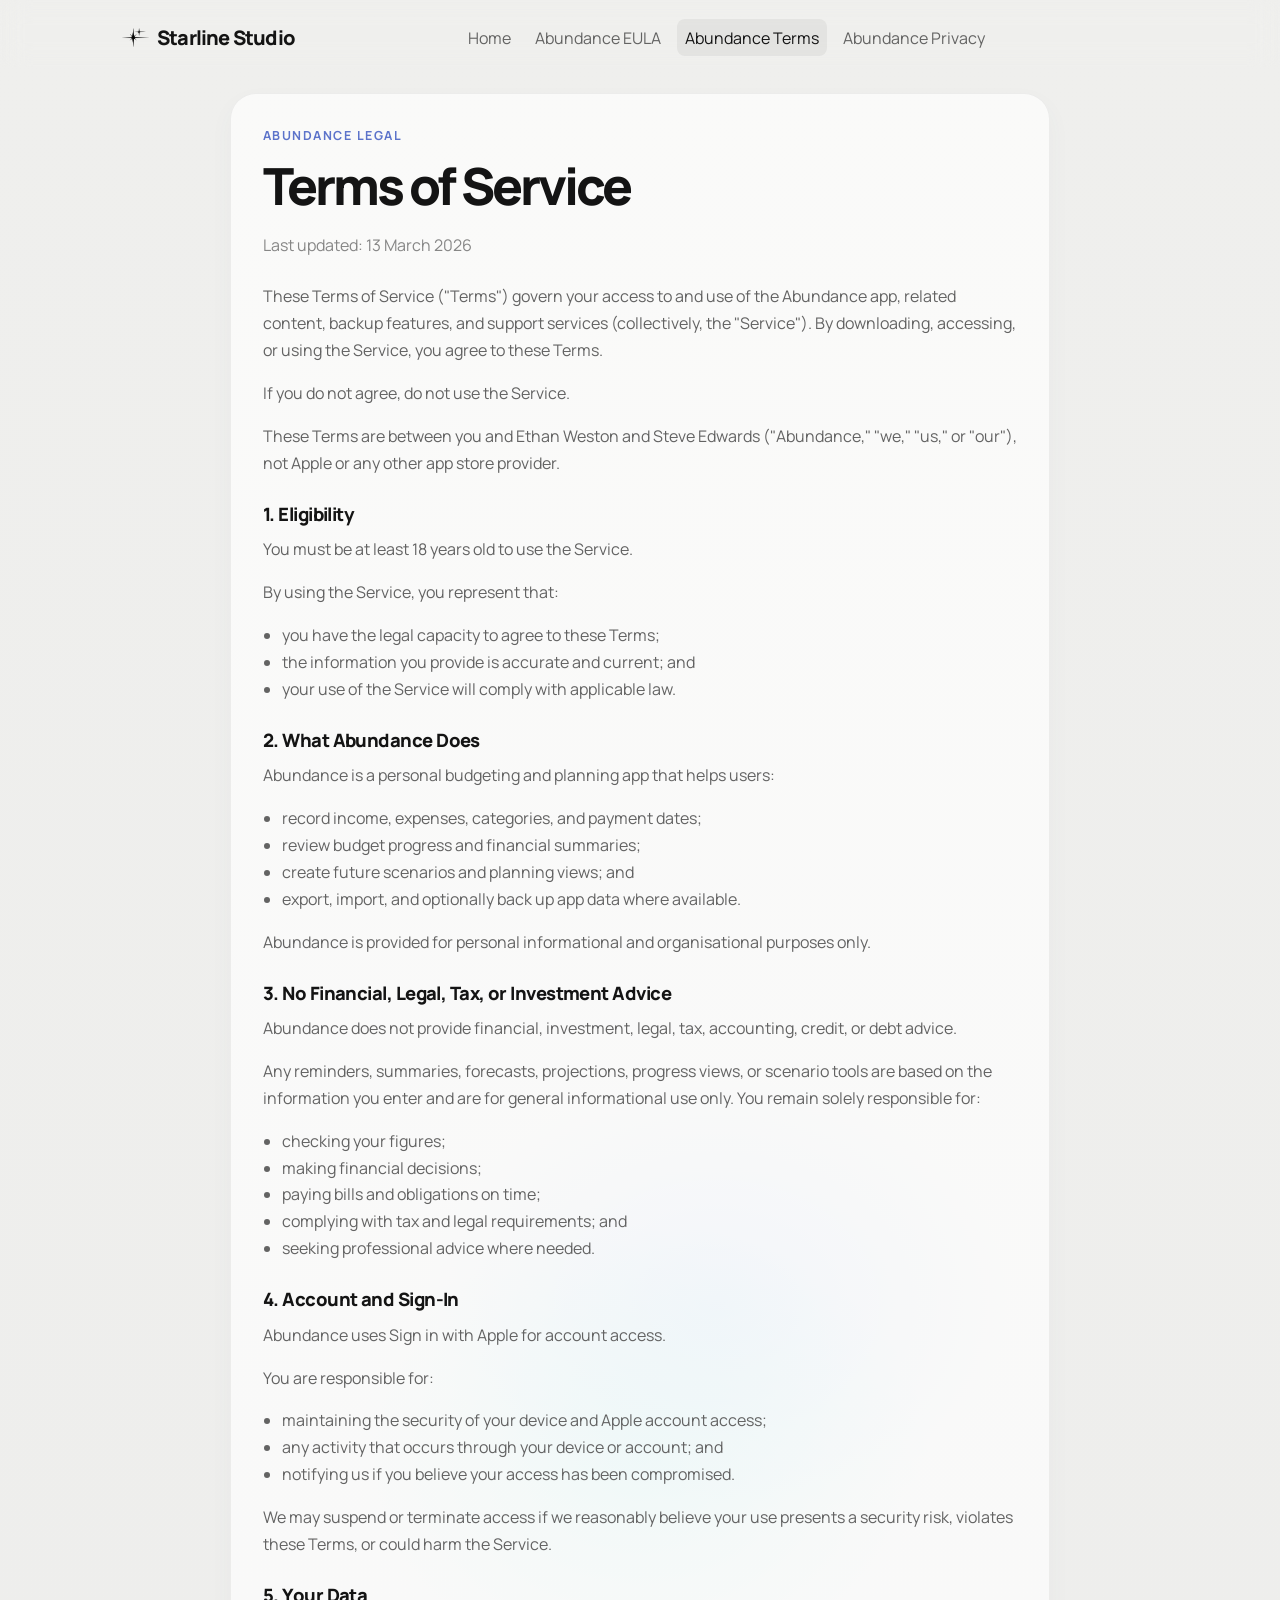
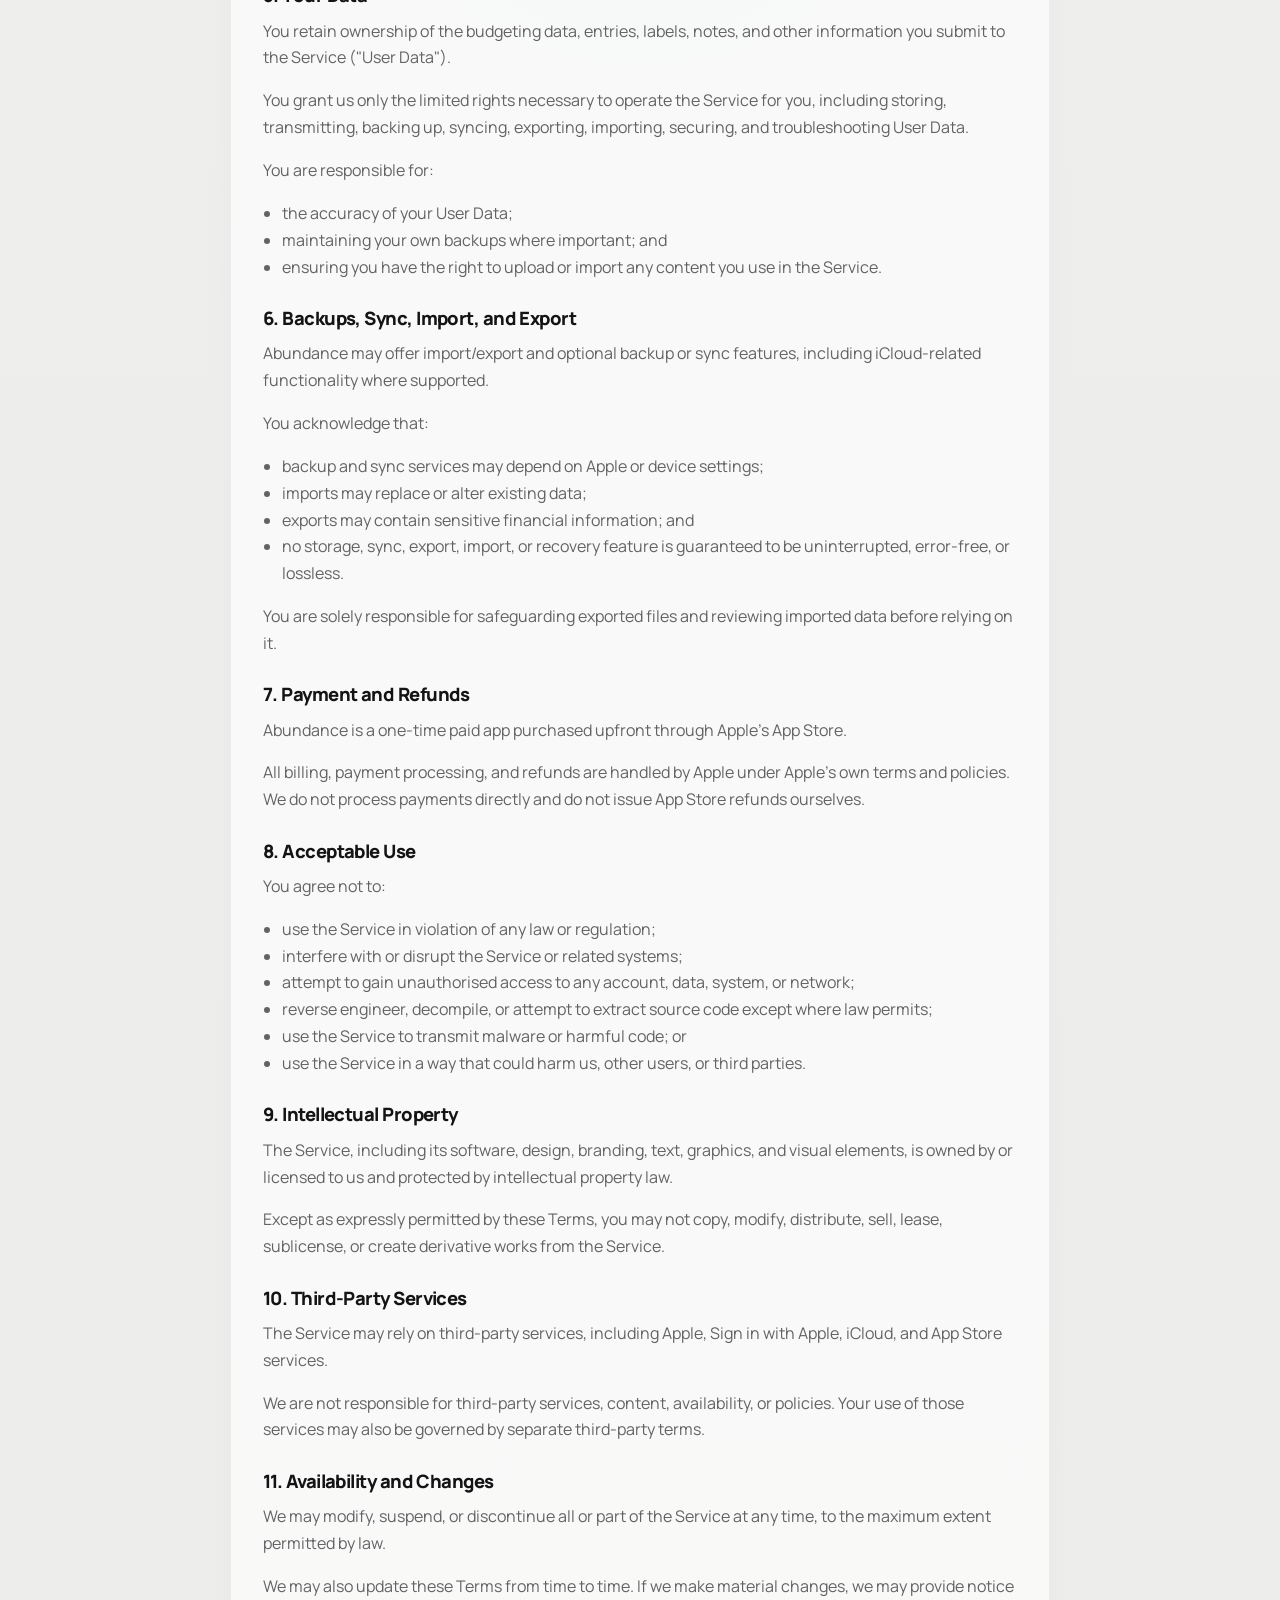
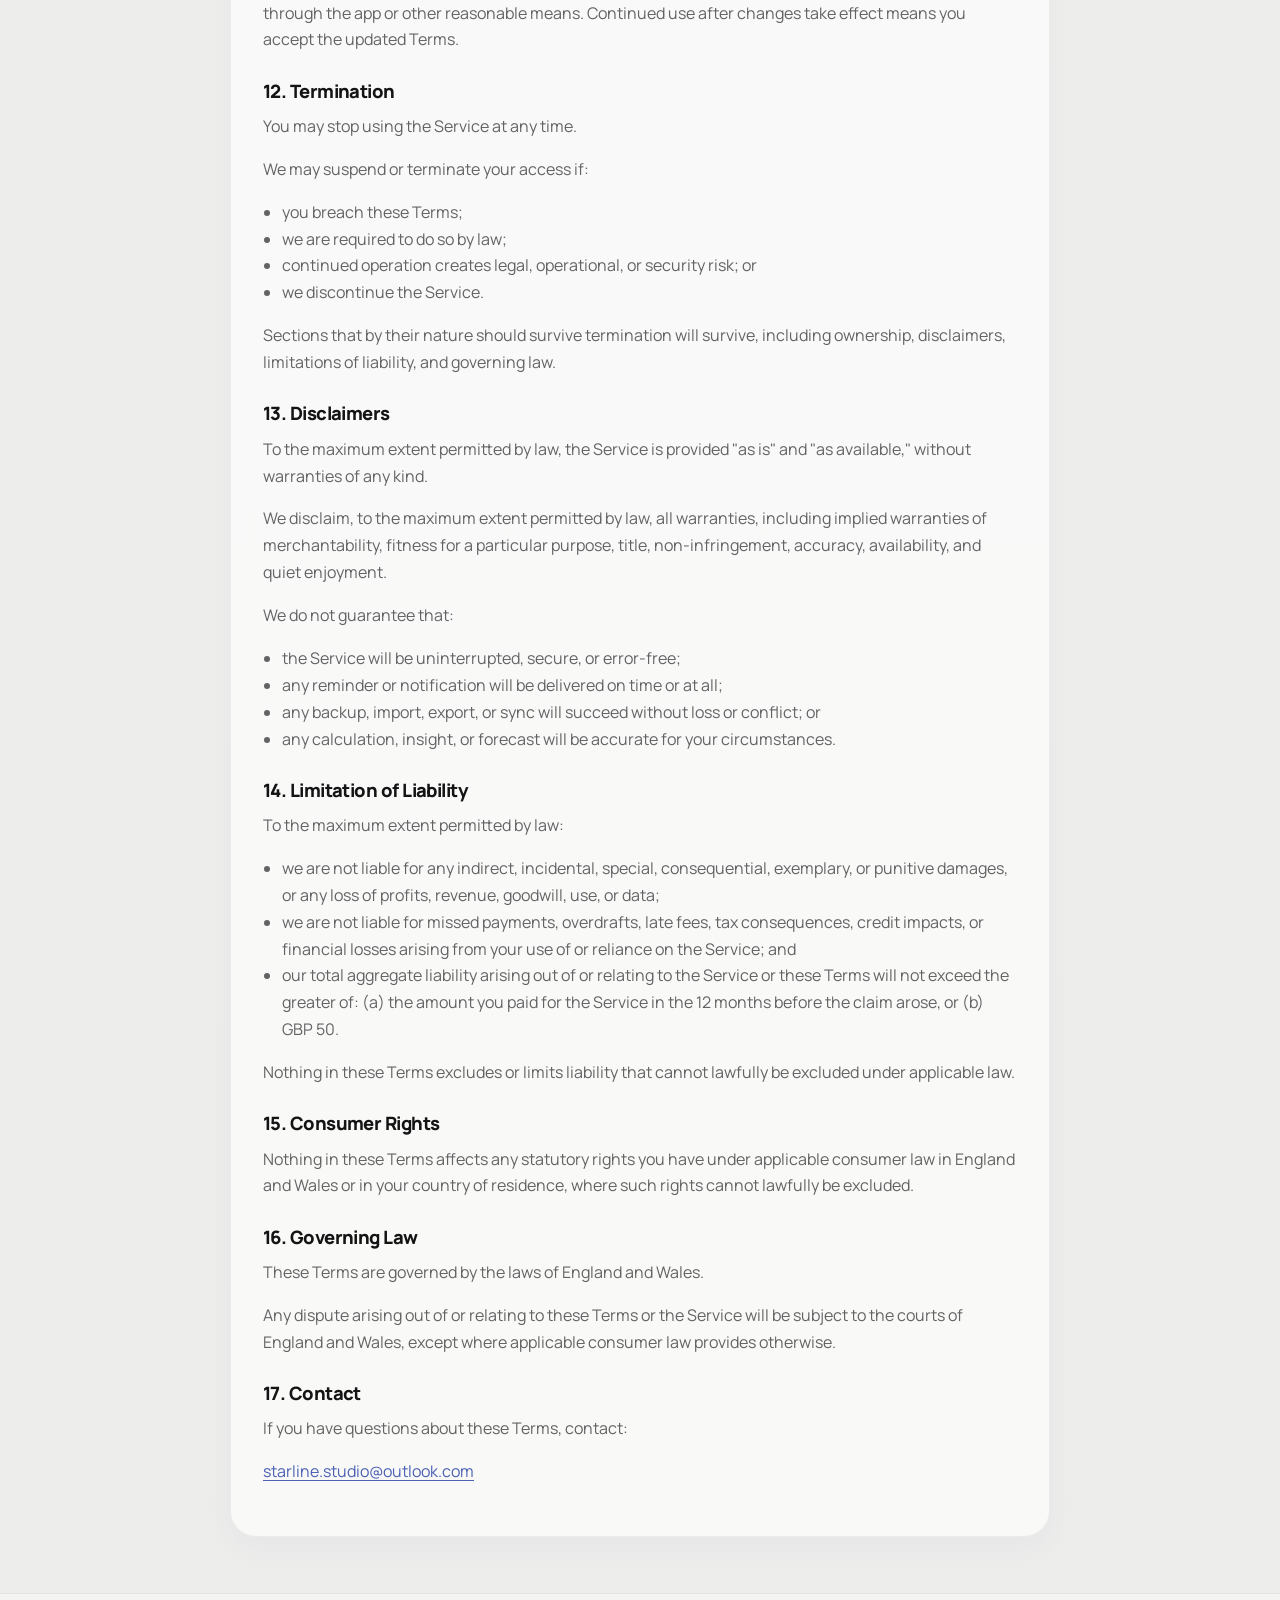
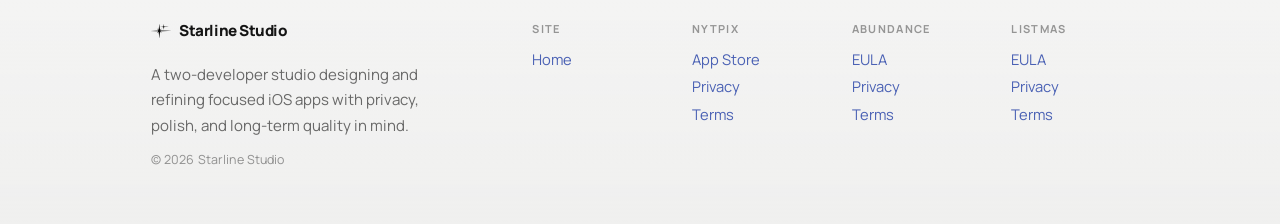
<file: abundance/terms.html>
<!doctype html>
<html lang="en">
  <head>
    <meta charset="utf-8" />
    <meta name="viewport" content="width=device-width, initial-scale=1" />
    <meta name="description" content="Abundance terms of service by Starline Studio." />
    <meta property="og:title" content="Abundance Terms | Starline Studio" />
    <title>Abundance Terms | Starline Studio</title>
            <link rel="icon" type="image/x-icon" href="../assets/img/favicon.ico" />
    <link rel="icon" type="image/png" sizes="32x32" href="../assets/img/favicon-32x32.png" />
    <link rel="icon" type="image/png" sizes="16x16" href="../assets/img/favicon-16x16.png" />
    <link href="https://cdn.jsdelivr.net/npm/bootstrap@5.3.3/dist/css/bootstrap.min.css" rel="stylesheet">
    <link href="https://cdn.jsdelivr.net/npm/bootstrap-icons@1.11.3/font/bootstrap-icons.min.css" rel="stylesheet">
    <link href="../assets/css/styles.css" rel="stylesheet">
  </head>
  <body class="studio-shell" id="top">
    <main class="studio-frame-wrap">
      <div class="studio-frame">
        <nav class="navbar navbar-expand-lg studio-navbar">
          <div class="container studio-container">
            <a class="navbar-brand studio-wordmark" href="../index.html">
              <img class="studio-brand-mark" src="../assets/img/StarlineLogo.png" alt="" />
              <span>Starline Studio</span>
            </a>
            <button class="navbar-toggler" type="button" data-bs-toggle="collapse" data-bs-target="#nav" aria-controls="nav" aria-expanded="false" aria-label="Toggle navigation">
              <span class="navbar-toggler-icon"></span>
            </button>
            <div class="collapse navbar-collapse" id="nav">
              <ul class="navbar-nav mx-auto align-items-lg-center gap-lg-2">
                <li class="nav-item"><a class="nav-link" href="../index.html">Home</a></li>
                <li class="nav-item"><a class="nav-link" href="eula.html">Abundance EULA</a></li>
                <li class="nav-item"><a class="nav-link active" aria-current="page" href="terms.html">Abundance Terms</a></li>
                <li class="nav-item"><a class="nav-link" href="privacy.html">Abundance Privacy</a></li>
              </ul>
            </div>
          </div>
        </nav>

        <section class="studio-showcase">
          <div class="container studio-container">
            <div class="studio-legal-wrap">
              <div class="studio-legal-card">
                <p class="studio-kicker mb-2">Abundance Legal</p>
                <h1 class="studio-section-title mb-3">Terms of Service</h1>
                <p class="muted mb-4">Last updated: 13 March 2026</p>
                <p>These Terms of Service ("Terms") govern your access to and use of the Abundance app, related content, backup features, and support services (collectively, the "Service"). By downloading, accessing, or using the Service, you agree to these Terms.</p>
                <p>If you do not agree, do not use the Service.</p>
                <p>These Terms are between you and Ethan Weston and Steve Edwards ("Abundance," "we," "us," or "our"), not Apple or any other app store provider.</p>
                <h2>1. Eligibility</h2>
                <p>You must be at least 18 years old to use the Service.</p>
                <p>By using the Service, you represent that:</p>
                <ul>
                  <li>you have the legal capacity to agree to these Terms;</li>
                  <li>the information you provide is accurate and current; and</li>
                  <li>your use of the Service will comply with applicable law.</li>
                </ul>
                <h2>2. What Abundance Does</h2>
                <p>Abundance is a personal budgeting and planning app that helps users:</p>
                <ul>
                  <li>record income, expenses, categories, and payment dates;</li>
                  <li>review budget progress and financial summaries;</li>
                  <li>create future scenarios and planning views; and</li>
                  <li>export, import, and optionally back up app data where available.</li>
                </ul>
                <p>Abundance is provided for personal informational and organisational purposes only.</p>
                <h2>3. No Financial, Legal, Tax, or Investment Advice</h2>
                <p>Abundance does not provide financial, investment, legal, tax, accounting, credit, or debt advice.</p>
                <p>Any reminders, summaries, forecasts, projections, progress views, or scenario tools are based on the information you enter and are for general informational use only. You remain solely responsible for:</p>
                <ul>
                  <li>checking your figures;</li>
                  <li>making financial decisions;</li>
                  <li>paying bills and obligations on time;</li>
                  <li>complying with tax and legal requirements; and</li>
                  <li>seeking professional advice where needed.</li>
                </ul>
                <h2>4. Account and Sign-In</h2>
                <p>Abundance uses Sign in with Apple for account access.</p>
                <p>You are responsible for:</p>
                <ul>
                  <li>maintaining the security of your device and Apple account access;</li>
                  <li>any activity that occurs through your device or account; and</li>
                  <li>notifying us if you believe your access has been compromised.</li>
                </ul>
                <p>We may suspend or terminate access if we reasonably believe your use presents a security risk, violates these Terms, or could harm the Service.</p>
                <h2>5. Your Data</h2>
                <p>You retain ownership of the budgeting data, entries, labels, notes, and other information you submit to the Service ("User Data").</p>
                <p>You grant us only the limited rights necessary to operate the Service for you, including storing, transmitting, backing up, syncing, exporting, importing, securing, and troubleshooting User Data.</p>
                <p>You are responsible for:</p>
                <ul>
                  <li>the accuracy of your User Data;</li>
                  <li>maintaining your own backups where important; and</li>
                  <li>ensuring you have the right to upload or import any content you use in the Service.</li>
                </ul>
                <h2>6. Backups, Sync, Import, and Export</h2>
                <p>Abundance may offer import/export and optional backup or sync features, including iCloud-related functionality where supported.</p>
                <p>You acknowledge that:</p>
                <ul>
                  <li>backup and sync services may depend on Apple or device settings;</li>
                  <li>imports may replace or alter existing data;</li>
                  <li>exports may contain sensitive financial information; and</li>
                  <li>no storage, sync, export, import, or recovery feature is guaranteed to be uninterrupted, error-free, or lossless.</li>
                </ul>
                <p>You are solely responsible for safeguarding exported files and reviewing imported data before relying on it.</p>
                <h2>7. Payment and Refunds</h2>
                <p>Abundance is a one-time paid app purchased upfront through Apple&rsquo;s App Store.</p>
                <p>All billing, payment processing, and refunds are handled by Apple under Apple&rsquo;s own terms and policies. We do not process payments directly and do not issue App Store refunds ourselves.</p>
                <h2>8. Acceptable Use</h2>
                <p>You agree not to:</p>
                <ul>
                  <li>use the Service in violation of any law or regulation;</li>
                  <li>interfere with or disrupt the Service or related systems;</li>
                  <li>attempt to gain unauthorised access to any account, data, system, or network;</li>
                  <li>reverse engineer, decompile, or attempt to extract source code except where law permits;</li>
                  <li>use the Service to transmit malware or harmful code; or</li>
                  <li>use the Service in a way that could harm us, other users, or third parties.</li>
                </ul>
                <h2>9. Intellectual Property</h2>
                <p>The Service, including its software, design, branding, text, graphics, and visual elements, is owned by or licensed to us and protected by intellectual property law.</p>
                <p>Except as expressly permitted by these Terms, you may not copy, modify, distribute, sell, lease, sublicense, or create derivative works from the Service.</p>
                <h2>10. Third-Party Services</h2>
                <p>The Service may rely on third-party services, including Apple, Sign in with Apple, iCloud, and App Store services.</p>
                <p>We are not responsible for third-party services, content, availability, or policies. Your use of those services may also be governed by separate third-party terms.</p>
                <h2>11. Availability and Changes</h2>
                <p>We may modify, suspend, or discontinue all or part of the Service at any time, to the maximum extent permitted by law.</p>
                <p>We may also update these Terms from time to time. If we make material changes, we may provide notice through the app or other reasonable means. Continued use after changes take effect means you accept the updated Terms.</p>
                <h2>12. Termination</h2>
                <p>You may stop using the Service at any time.</p>
                <p>We may suspend or terminate your access if:</p>
                <ul>
                  <li>you breach these Terms;</li>
                  <li>we are required to do so by law;</li>
                  <li>continued operation creates legal, operational, or security risk; or</li>
                  <li>we discontinue the Service.</li>
                </ul>
                <p>Sections that by their nature should survive termination will survive, including ownership, disclaimers, limitations of liability, and governing law.</p>
                <h2>13. Disclaimers</h2>
                <p>To the maximum extent permitted by law, the Service is provided "as is" and "as available," without warranties of any kind.</p>
                <p>We disclaim, to the maximum extent permitted by law, all warranties, including implied warranties of merchantability, fitness for a particular purpose, title, non-infringement, accuracy, availability, and quiet enjoyment.</p>
                <p>We do not guarantee that:</p>
                <ul>
                  <li>the Service will be uninterrupted, secure, or error-free;</li>
                  <li>any reminder or notification will be delivered on time or at all;</li>
                  <li>any backup, import, export, or sync will succeed without loss or conflict; or</li>
                  <li>any calculation, insight, or forecast will be accurate for your circumstances.</li>
                </ul>
                <h2>14. Limitation of Liability</h2>
                <p>To the maximum extent permitted by law:</p>
                <ul>
                  <li>we are not liable for any indirect, incidental, special, consequential, exemplary, or punitive damages, or any loss of profits, revenue, goodwill, use, or data;</li>
                  <li>we are not liable for missed payments, overdrafts, late fees, tax consequences, credit impacts, or financial losses arising from your use of or reliance on the Service; and</li>
                  <li>our total aggregate liability arising out of or relating to the Service or these Terms will not exceed the greater of: (a) the amount you paid for the Service in the 12 months before the claim arose, or (b) GBP 50.</li>
                </ul>
                <p>Nothing in these Terms excludes or limits liability that cannot lawfully be excluded under applicable law.</p>
                <h2>15. Consumer Rights</h2>
                <p>Nothing in these Terms affects any statutory rights you have under applicable consumer law in England and Wales or in your country of residence, where such rights cannot lawfully be excluded.</p>
                <h2>16. Governing Law</h2>
                <p>These Terms are governed by the laws of England and Wales.</p>
                <p>Any dispute arising out of or relating to these Terms or the Service will be subject to the courts of England and Wales, except where applicable consumer law provides otherwise.</p>
                <h2>17. Contact</h2>
                <p>If you have questions about these Terms, contact:</p>
                <p><a href="mailto:starline.studio@outlook.com">starline.studio@outlook.com</a></p>
              </div>
            </div>
          </div>
        </section>

        <footer class="studio-footer">
          <div class="container studio-container">
            <div class="studio-footer-shell">
              <div class="studio-footer-brand">
                <p class="studio-footer-kicker mb-2">
                  <img class="studio-brand-mark" src="../assets/img/StarlineLogo.png" alt="" />
                  <span>Starline Studio</span>
                </p>
                <p class="studio-footer-copy mb-0">A two-developer studio designing and refining focused iOS apps with privacy, polish, and long-term quality in mind.</p>
                <p class="studio-footer-meta mb-0">&copy; 2026 Starline Studio</p>
              </div>
              <div class="studio-footer-links small">
                <div class="studio-footer-group studio-footer-group-site">
                  <span class="studio-footer-label">Site</span>
                  <div class="studio-footer-list">
                    <a class="nav-link px-0" href="../index.html">Home</a>
                  </div>
                </div>
                <div class="studio-footer-group studio-footer-group-app">
                  <span class="studio-footer-label">Nytpix</span>
                  <div class="studio-footer-list">
                    <a class="nav-link px-0" href="https://apps.apple.com/us/app/nytpix/id6749899310">App Store</a>
                    <a class="nav-link px-0" href="../nytpix/privacy.html">Privacy</a>
                    <a class="nav-link px-0" href="../nytpix/terms.html">Terms</a>
                  </div>
                </div>
                <div class="studio-footer-group studio-footer-group-app">
                  <span class="studio-footer-label">Abundance</span>
                  <div class="studio-footer-list">
                    <a class="nav-link px-0" href="eula.html">EULA</a>
                    <a class="nav-link px-0" href="privacy.html">Privacy</a>
                    <a class="nav-link px-0" href="terms.html">Terms</a>
                  </div>
                </div>
                <div class="studio-footer-group studio-footer-group-app">
                  <span class="studio-footer-label">Listmas</span>
                  <div class="studio-footer-list">
                    <a class="nav-link px-0" href="../listmas/eula.html">EULA</a>
                    <a class="nav-link px-0" href="../listmas/privacy.html">Privacy</a>
                    <a class="nav-link px-0" href="../listmas/terms.html">Terms</a>
                  </div>
                </div>
              </div>
            </div>
          </div>
        </footer>
      </div>
    </main>
    <script src="https://cdn.jsdelivr.net/npm/bootstrap@5.3.3/dist/js/bootstrap.bundle.min.js"></script>
  </body>
</html>
</file>
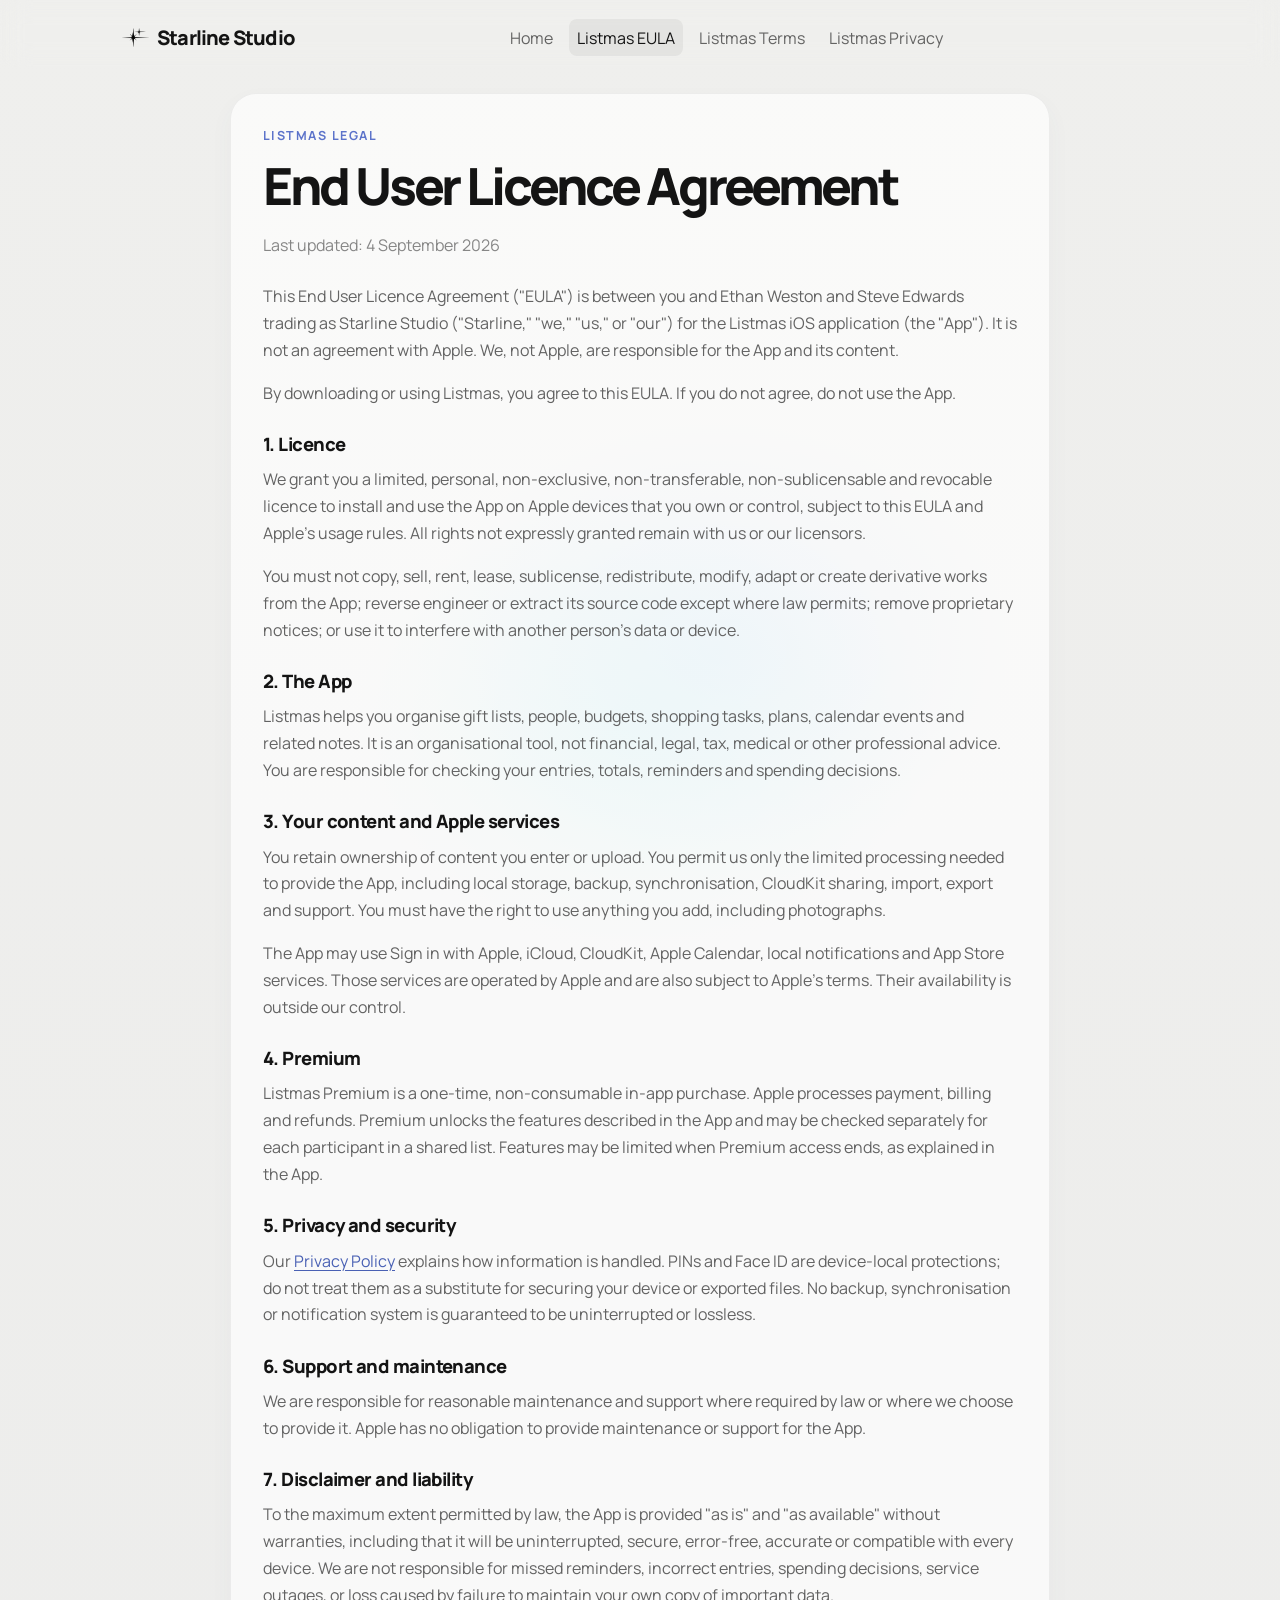
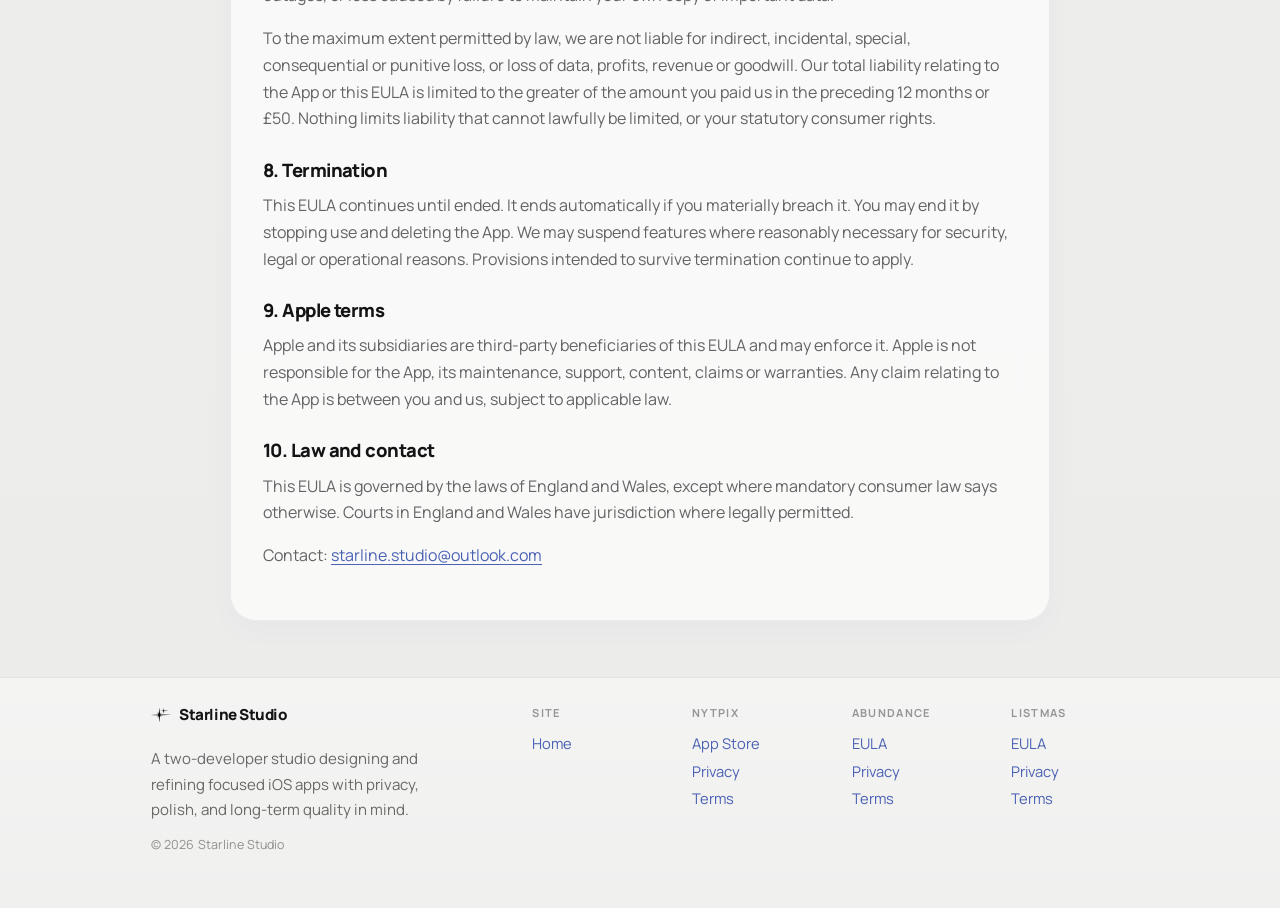
<file: listmas/eula.html>
<!doctype html>
<html lang="en">
  <head>
    <meta charset="utf-8" />
    <meta name="viewport" content="width=device-width, initial-scale=1" />
    <meta name="description" content="Listmas end user licence agreement by Starline Studio." />
    <meta property="og:title" content="Listmas EULA | Starline Studio" />
    <title>Listmas EULA | Starline Studio</title>
    <link rel="icon" type="image/x-icon" href="../assets/img/favicon.ico" />
    <link rel="icon" type="image/png" sizes="32x32" href="../assets/img/favicon-32x32.png" />
    <link rel="icon" type="image/png" sizes="16x16" href="../assets/img/favicon-16x16.png" />
    <link href="https://cdn.jsdelivr.net/npm/bootstrap@5.3.3/dist/css/bootstrap.min.css" rel="stylesheet">
    <link href="https://cdn.jsdelivr.net/npm/bootstrap-icons@1.11.3/font/bootstrap-icons.min.css" rel="stylesheet">
    <link href="../assets/css/styles.css" rel="stylesheet">
  </head>
  <body class="studio-shell" id="top">
    <main class="studio-frame-wrap">
      <div class="studio-frame">
        <nav class="navbar navbar-expand-lg studio-navbar">
          <div class="container studio-container">
            <a class="navbar-brand studio-wordmark" href="../index.html">
              <img class="studio-brand-mark" src="../assets/img/StarlineLogo.png" alt="" />
              <span>Starline Studio</span>
            </a>
            <button class="navbar-toggler" type="button" data-bs-toggle="collapse" data-bs-target="#nav" aria-controls="nav" aria-expanded="false" aria-label="Toggle navigation">
              <span class="navbar-toggler-icon"></span>
            </button>
            <div class="collapse navbar-collapse" id="nav">
              <ul class="navbar-nav mx-auto align-items-lg-center gap-lg-2">
                <li class="nav-item"><a class="nav-link" href="../index.html">Home</a></li>
                <li class="nav-item"><a class="nav-link active" aria-current="page" href="eula.html">Listmas EULA</a></li>
                <li class="nav-item"><a class="nav-link" href="terms.html">Listmas Terms</a></li>
                <li class="nav-item"><a class="nav-link" href="privacy.html">Listmas Privacy</a></li>
              </ul>
            </div>
          </div>
        </nav>

        <section class="studio-showcase">
          <div class="container studio-container">
            <div class="studio-legal-wrap">
              <div class="studio-legal-card">
                <p class="studio-kicker mb-2">Listmas Legal</p>
                <h1 class="studio-section-title mb-3">End User Licence Agreement</h1>
                <p class="muted mb-4">Last updated: 4 September 2026</p>
                <p>This End User Licence Agreement ("EULA") is between you and Ethan Weston and Steve Edwards trading as Starline Studio ("Starline," "we," "us," or "our") for the Listmas iOS application (the "App"). It is not an agreement with Apple. We, not Apple, are responsible for the App and its content.</p>
                <p>By downloading or using Listmas, you agree to this EULA. If you do not agree, do not use the App.</p>
                <h2>1. Licence</h2>
                <p>We grant you a limited, personal, non-exclusive, non-transferable, non-sublicensable and revocable licence to install and use the App on Apple devices that you own or control, subject to this EULA and Apple&rsquo;s usage rules. All rights not expressly granted remain with us or our licensors.</p>
                <p>You must not copy, sell, rent, lease, sublicense, redistribute, modify, adapt or create derivative works from the App; reverse engineer or extract its source code except where law permits; remove proprietary notices; or use it to interfere with another person&rsquo;s data or device.</p>
                <h2>2. The App</h2>
                <p>Listmas helps you organise gift lists, people, budgets, shopping tasks, plans, calendar events and related notes. It is an organisational tool, not financial, legal, tax, medical or other professional advice. You are responsible for checking your entries, totals, reminders and spending decisions.</p>
                <h2>3. Your content and Apple services</h2>
                <p>You retain ownership of content you enter or upload. You permit us only the limited processing needed to provide the App, including local storage, backup, synchronisation, CloudKit sharing, import, export and support. You must have the right to use anything you add, including photographs.</p>
                <p>The App may use Sign in with Apple, iCloud, CloudKit, Apple Calendar, local notifications and App Store services. Those services are operated by Apple and are also subject to Apple&rsquo;s terms. Their availability is outside our control.</p>
                <h2>4. Premium</h2>
                <p>Listmas Premium is a one-time, non-consumable in-app purchase. Apple processes payment, billing and refunds. Premium unlocks the features described in the App and may be checked separately for each participant in a shared list. Features may be limited when Premium access ends, as explained in the App.</p>
                <h2>5. Privacy and security</h2>
                <p>Our <a href="privacy.html">Privacy Policy</a> explains how information is handled. PINs and Face ID are device-local protections; do not treat them as a substitute for securing your device or exported files. No backup, synchronisation or notification system is guaranteed to be uninterrupted or lossless.</p>
                <h2>6. Support and maintenance</h2>
                <p>We are responsible for reasonable maintenance and support where required by law or where we choose to provide it. Apple has no obligation to provide maintenance or support for the App.</p>
                <h2>7. Disclaimer and liability</h2>
                <p>To the maximum extent permitted by law, the App is provided "as is" and "as available" without warranties, including that it will be uninterrupted, secure, error-free, accurate or compatible with every device. We are not responsible for missed reminders, incorrect entries, spending decisions, service outages, or loss caused by failure to maintain your own copy of important data.</p>
                <p>To the maximum extent permitted by law, we are not liable for indirect, incidental, special, consequential or punitive loss, or loss of data, profits, revenue or goodwill. Our total liability relating to the App or this EULA is limited to the greater of the amount you paid us in the preceding 12 months or &pound;50. Nothing limits liability that cannot lawfully be limited, or your statutory consumer rights.</p>
                <h2>8. Termination</h2>
                <p>This EULA continues until ended. It ends automatically if you materially breach it. You may end it by stopping use and deleting the App. We may suspend features where reasonably necessary for security, legal or operational reasons. Provisions intended to survive termination continue to apply.</p>
                <h2>9. Apple terms</h2>
                <p>Apple and its subsidiaries are third-party beneficiaries of this EULA and may enforce it. Apple is not responsible for the App, its maintenance, support, content, claims or warranties. Any claim relating to the App is between you and us, subject to applicable law.</p>
                <h2>10. Law and contact</h2>
                <p>This EULA is governed by the laws of England and Wales, except where mandatory consumer law says otherwise. Courts in England and Wales have jurisdiction where legally permitted.</p>
                <p>Contact: <a href="mailto:starline.studio@outlook.com">starline.studio@outlook.com</a></p>
              </div>
            </div>
          </div>
        </section>

        <footer class="studio-footer">
          <div class="container studio-container">
            <div class="studio-footer-shell">
              <div class="studio-footer-brand">
                <p class="studio-footer-kicker mb-2">
                  <img class="studio-brand-mark" src="../assets/img/StarlineLogo.png" alt="" />
                  <span>Starline Studio</span>
                </p>
                <p class="studio-footer-copy mb-0">A two-developer studio designing and refining focused iOS apps with privacy, polish, and long-term quality in mind.</p>
                <p class="studio-footer-meta mb-0">&copy; 2026 Starline Studio</p>
              </div>
              <div class="studio-footer-links small">
                <div class="studio-footer-group studio-footer-group-site">
                  <span class="studio-footer-label">Site</span>
                  <div class="studio-footer-list">
                    <a class="nav-link px-0" href="../index.html">Home</a>
                  </div>
                </div>
                <div class="studio-footer-group studio-footer-group-app">
                  <span class="studio-footer-label">Nytpix</span>
                  <div class="studio-footer-list">
                    <a class="nav-link px-0" href="https://apps.apple.com/us/app/nytpix/id6749899310">App Store</a>
                    <a class="nav-link px-0" href="../nytpix/privacy.html">Privacy</a>
                    <a class="nav-link px-0" href="../nytpix/terms.html">Terms</a>
                  </div>
                </div>
                <div class="studio-footer-group studio-footer-group-app">
                  <span class="studio-footer-label">Abundance</span>
                  <div class="studio-footer-list">
                    <a class="nav-link px-0" href="../abundance/eula.html">EULA</a>
                    <a class="nav-link px-0" href="../abundance/privacy.html">Privacy</a>
                    <a class="nav-link px-0" href="../abundance/terms.html">Terms</a>
                  </div>
                </div>
                <div class="studio-footer-group studio-footer-group-app">
                  <span class="studio-footer-label">Listmas</span>
                  <div class="studio-footer-list">
                    <a class="nav-link px-0" href="eula.html">EULA</a>
                    <a class="nav-link px-0" href="privacy.html">Privacy</a>
                    <a class="nav-link px-0" href="terms.html">Terms</a>
                  </div>
                </div>
              </div>
            </div>
          </div>
        </footer>
      </div>
    </main>
    <script src="https://cdn.jsdelivr.net/npm/bootstrap@5.3.3/dist/js/bootstrap.bundle.min.js"></script>
  </body>
</html>
</file>
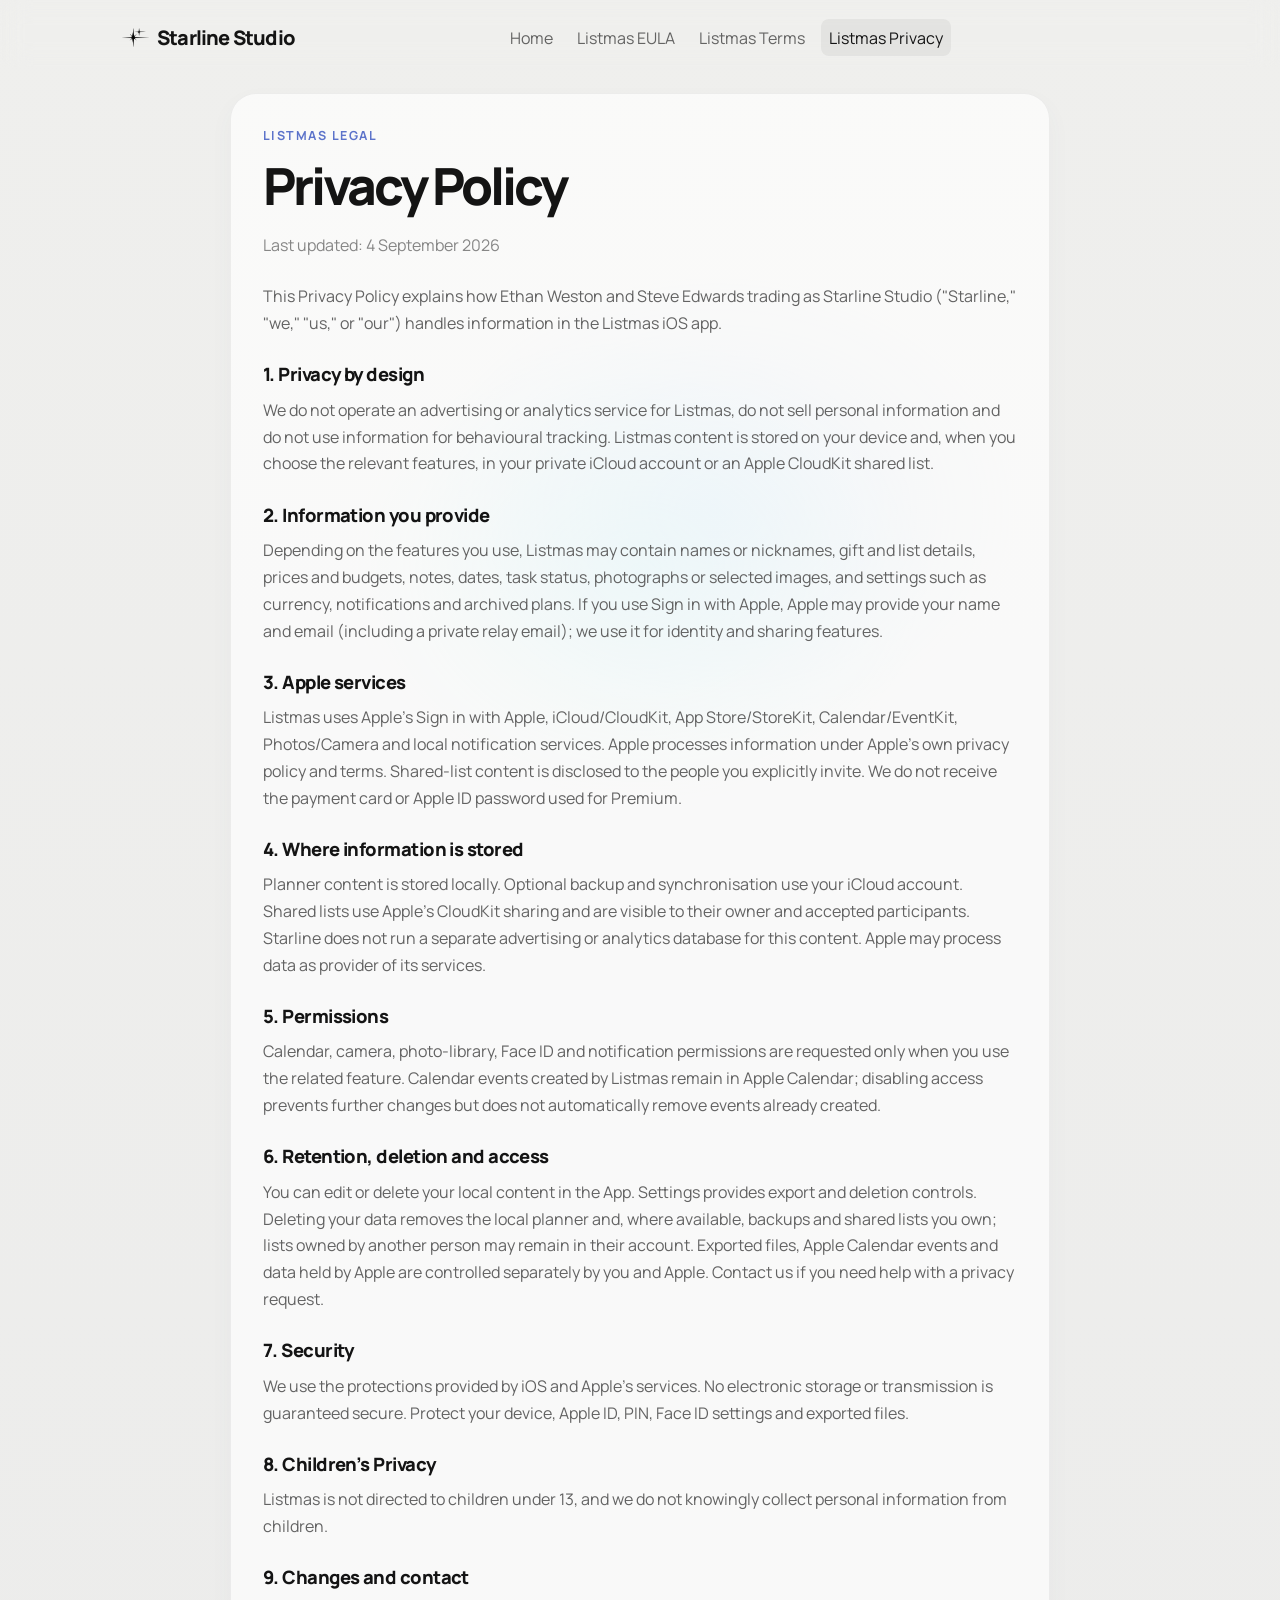
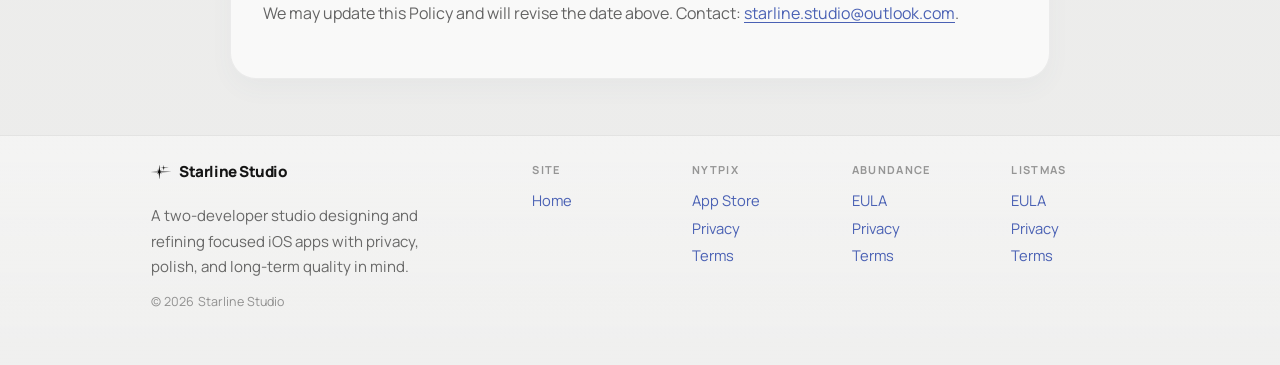
<file: listmas/privacy.html>
<!doctype html>
<html lang="en">
  <head>
    <meta charset="utf-8" />
    <meta name="viewport" content="width=device-width, initial-scale=1" />
    <meta name="description" content="Listmas privacy policy by Starline Studio." />
    <meta property="og:title" content="Listmas Privacy Policy | Starline Studio" />
    <title>Listmas Privacy Policy | Starline Studio</title>
    <link rel="icon" type="image/x-icon" href="../assets/img/favicon.ico" />
    <link rel="icon" type="image/png" sizes="32x32" href="../assets/img/favicon-32x32.png" />
    <link rel="icon" type="image/png" sizes="16x16" href="../assets/img/favicon-16x16.png" />
    <link href="https://cdn.jsdelivr.net/npm/bootstrap@5.3.3/dist/css/bootstrap.min.css" rel="stylesheet">
    <link href="https://cdn.jsdelivr.net/npm/bootstrap-icons@1.11.3/font/bootstrap-icons.min.css" rel="stylesheet">
    <link href="../assets/css/styles.css" rel="stylesheet">
  </head>
  <body class="studio-shell" id="top">
    <main class="studio-frame-wrap">
      <div class="studio-frame">
        <nav class="navbar navbar-expand-lg studio-navbar">
          <div class="container studio-container">
            <a class="navbar-brand studio-wordmark" href="../index.html">
              <img class="studio-brand-mark" src="../assets/img/StarlineLogo.png" alt="" />
              <span>Starline Studio</span>
            </a>
            <button class="navbar-toggler" type="button" data-bs-toggle="collapse" data-bs-target="#nav" aria-controls="nav" aria-expanded="false" aria-label="Toggle navigation">
              <span class="navbar-toggler-icon"></span>
            </button>
            <div class="collapse navbar-collapse" id="nav">
              <ul class="navbar-nav mx-auto align-items-lg-center gap-lg-2">
                <li class="nav-item"><a class="nav-link" href="../index.html">Home</a></li>
                <li class="nav-item"><a class="nav-link" href="eula.html">Listmas EULA</a></li>
                <li class="nav-item"><a class="nav-link" href="terms.html">Listmas Terms</a></li>
                <li class="nav-item"><a class="nav-link active" aria-current="page" href="privacy.html">Listmas Privacy</a></li>
              </ul>
            </div>
          </div>
        </nav>

        <section class="studio-showcase">
          <div class="container studio-container">
            <div class="studio-legal-wrap">
              <div class="studio-legal-card">
                <p class="studio-kicker mb-2">Listmas Legal</p>
                <h1 class="studio-section-title mb-3">Privacy Policy</h1>
                <p class="muted mb-4">Last updated: 4 September 2026</p>
                <p>This Privacy Policy explains how Ethan Weston and Steve Edwards trading as Starline Studio ("Starline," "we," "us," or "our") handles information in the Listmas iOS app.</p>
                <h2>1. Privacy by design</h2>
                <p>We do not operate an advertising or analytics service for Listmas, do not sell personal information and do not use information for behavioural tracking. Listmas content is stored on your device and, when you choose the relevant features, in your private iCloud account or an Apple CloudKit shared list.</p>
                <h2>2. Information you provide</h2>
                <p>Depending on the features you use, Listmas may contain names or nicknames, gift and list details, prices and budgets, notes, dates, task status, photographs or selected images, and settings such as currency, notifications and archived plans. If you use Sign in with Apple, Apple may provide your name and email (including a private relay email); we use it for identity and sharing features.</p>
                <h2>3. Apple services</h2>
                <p>Listmas uses Apple&rsquo;s Sign in with Apple, iCloud/CloudKit, App Store/StoreKit, Calendar/EventKit, Photos/Camera and local notification services. Apple processes information under Apple&rsquo;s own privacy policy and terms. Shared-list content is disclosed to the people you explicitly invite. We do not receive the payment card or Apple ID password used for Premium.</p>
                <h2>4. Where information is stored</h2>
                <p>Planner content is stored locally. Optional backup and synchronisation use your iCloud account. Shared lists use Apple&rsquo;s CloudKit sharing and are visible to their owner and accepted participants. Starline does not run a separate advertising or analytics database for this content. Apple may process data as provider of its services.</p>
                <h2>5. Permissions</h2>
                <p>Calendar, camera, photo-library, Face ID and notification permissions are requested only when you use the related feature. Calendar events created by Listmas remain in Apple Calendar; disabling access prevents further changes but does not automatically remove events already created.</p>
                <h2>6. Retention, deletion and access</h2>
                <p>You can edit or delete your local content in the App. Settings provides export and deletion controls. Deleting your data removes the local planner and, where available, backups and shared lists you own; lists owned by another person may remain in their account. Exported files, Apple Calendar events and data held by Apple are controlled separately by you and Apple. Contact us if you need help with a privacy request.</p>
                <h2>7. Security</h2>
                <p>We use the protections provided by iOS and Apple&rsquo;s services. No electronic storage or transmission is guaranteed secure. Protect your device, Apple ID, PIN, Face ID settings and exported files.</p>
                <h2>8. Children&rsquo;s Privacy</h2>
                <p>Listmas is not directed to children under 13, and we do not knowingly collect personal information from children.</p>
                <h2>9. Changes and contact</h2>
                <p>We may update this Policy and will revise the date above. Contact: <a href="mailto:starline.studio@outlook.com">starline.studio@outlook.com</a>.</p>
              </div>
            </div>
          </div>
        </section>

        <footer class="studio-footer">
          <div class="container studio-container">
            <div class="studio-footer-shell">
              <div class="studio-footer-brand">
                <p class="studio-footer-kicker mb-2">
                  <img class="studio-brand-mark" src="../assets/img/StarlineLogo.png" alt="" />
                  <span>Starline Studio</span>
                </p>
                <p class="studio-footer-copy mb-0">A two-developer studio designing and refining focused iOS apps with privacy, polish, and long-term quality in mind.</p>
                <p class="studio-footer-meta mb-0">&copy; 2026 Starline Studio</p>
              </div>
              <div class="studio-footer-links small">
                <div class="studio-footer-group studio-footer-group-site">
                  <span class="studio-footer-label">Site</span>
                  <div class="studio-footer-list">
                    <a class="nav-link px-0" href="../index.html">Home</a>
                  </div>
                </div>
                <div class="studio-footer-group studio-footer-group-app">
                  <span class="studio-footer-label">Nytpix</span>
                  <div class="studio-footer-list">
                    <a class="nav-link px-0" href="https://apps.apple.com/us/app/nytpix/id6749899310">App Store</a>
                    <a class="nav-link px-0" href="../nytpix/privacy.html">Privacy</a>
                    <a class="nav-link px-0" href="../nytpix/terms.html">Terms</a>
                  </div>
                </div>
                <div class="studio-footer-group studio-footer-group-app">
                  <span class="studio-footer-label">Abundance</span>
                  <div class="studio-footer-list">
                    <a class="nav-link px-0" href="../abundance/eula.html">EULA</a>
                    <a class="nav-link px-0" href="../abundance/privacy.html">Privacy</a>
                    <a class="nav-link px-0" href="../abundance/terms.html">Terms</a>
                  </div>
                </div>
                <div class="studio-footer-group studio-footer-group-app">
                  <span class="studio-footer-label">Listmas</span>
                  <div class="studio-footer-list">
                    <a class="nav-link px-0" href="eula.html">EULA</a>
                    <a class="nav-link px-0" href="privacy.html">Privacy</a>
                    <a class="nav-link px-0" href="terms.html">Terms</a>
                  </div>
                </div>
              </div>
            </div>
          </div>
        </footer>
      </div>
    </main>
    <script src="https://cdn.jsdelivr.net/npm/bootstrap@5.3.3/dist/js/bootstrap.bundle.min.js"></script>
  </body>
</html>
</file>
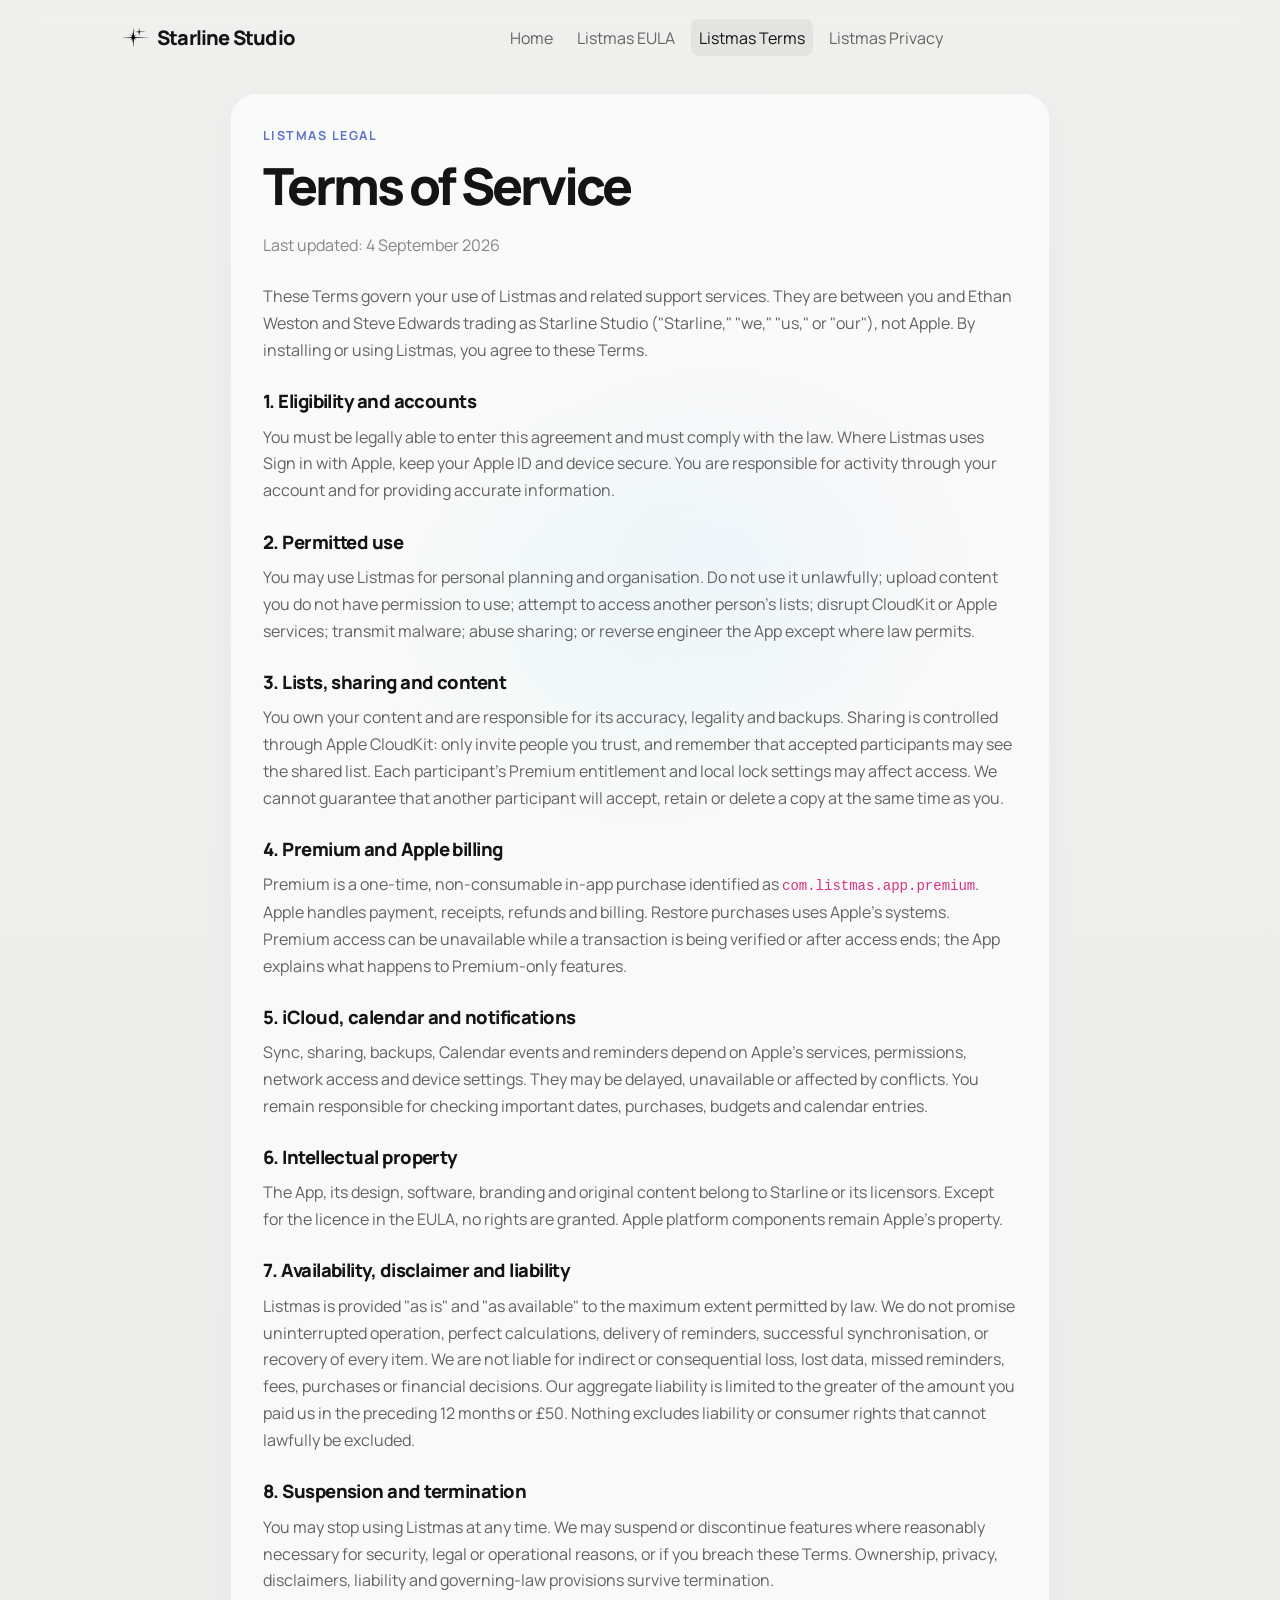
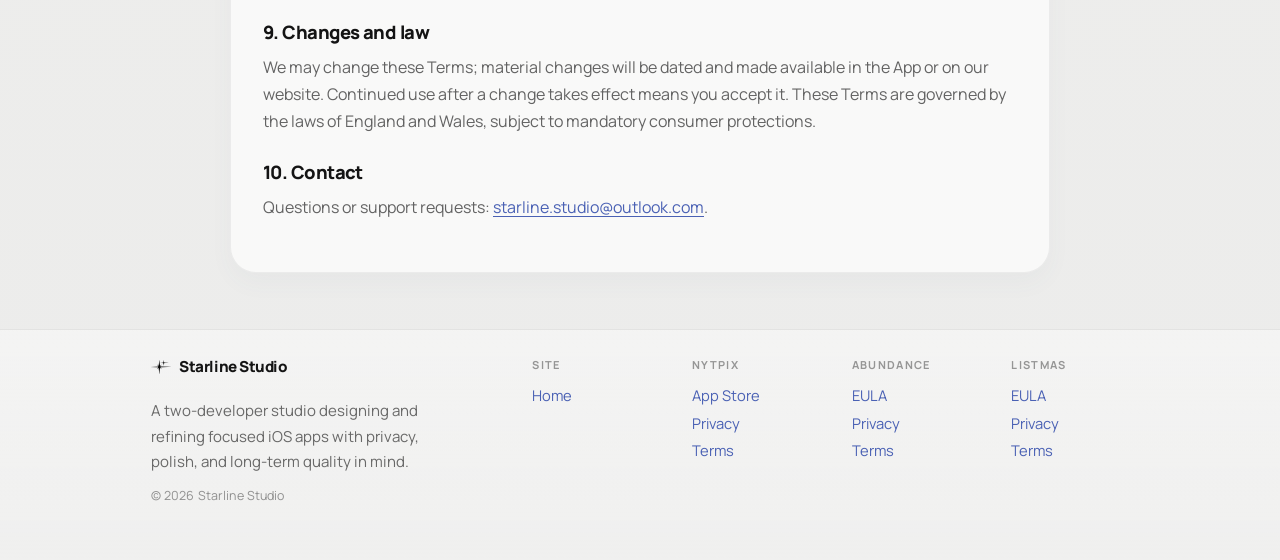
<file: listmas/terms.html>
<!doctype html>
<html lang="en">
  <head>
    <meta charset="utf-8" />
    <meta name="viewport" content="width=device-width, initial-scale=1" />
    <meta name="description" content="Listmas terms of service by Starline Studio." />
    <meta property="og:title" content="Listmas Terms | Starline Studio" />
    <title>Listmas Terms | Starline Studio</title>
    <link rel="icon" type="image/x-icon" href="../assets/img/favicon.ico" />
    <link rel="icon" type="image/png" sizes="32x32" href="../assets/img/favicon-32x32.png" />
    <link rel="icon" type="image/png" sizes="16x16" href="../assets/img/favicon-16x16.png" />
    <link href="https://cdn.jsdelivr.net/npm/bootstrap@5.3.3/dist/css/bootstrap.min.css" rel="stylesheet">
    <link href="https://cdn.jsdelivr.net/npm/bootstrap-icons@1.11.3/font/bootstrap-icons.min.css" rel="stylesheet">
    <link href="../assets/css/styles.css" rel="stylesheet">
  </head>
  <body class="studio-shell" id="top">
    <main class="studio-frame-wrap">
      <div class="studio-frame">
        <nav class="navbar navbar-expand-lg studio-navbar">
          <div class="container studio-container">
            <a class="navbar-brand studio-wordmark" href="../index.html">
              <img class="studio-brand-mark" src="../assets/img/StarlineLogo.png" alt="" />
              <span>Starline Studio</span>
            </a>
            <button class="navbar-toggler" type="button" data-bs-toggle="collapse" data-bs-target="#nav" aria-controls="nav" aria-expanded="false" aria-label="Toggle navigation">
              <span class="navbar-toggler-icon"></span>
            </button>
            <div class="collapse navbar-collapse" id="nav">
              <ul class="navbar-nav mx-auto align-items-lg-center gap-lg-2">
                <li class="nav-item"><a class="nav-link" href="../index.html">Home</a></li>
                <li class="nav-item"><a class="nav-link" href="eula.html">Listmas EULA</a></li>
                <li class="nav-item"><a class="nav-link active" aria-current="page" href="terms.html">Listmas Terms</a></li>
                <li class="nav-item"><a class="nav-link" href="privacy.html">Listmas Privacy</a></li>
              </ul>
            </div>
          </div>
        </nav>

        <section class="studio-showcase">
          <div class="container studio-container">
            <div class="studio-legal-wrap">
              <div class="studio-legal-card">
                <p class="studio-kicker mb-2">Listmas Legal</p>
                <h1 class="studio-section-title mb-3">Terms of Service</h1>
                <p class="muted mb-4">Last updated: 4 September 2026</p>
                <p>These Terms govern your use of Listmas and related support services. They are between you and Ethan Weston and Steve Edwards trading as Starline Studio ("Starline," "we," "us," or "our"), not Apple. By installing or using Listmas, you agree to these Terms.</p>
                <h2>1. Eligibility and accounts</h2>
                <p>You must be legally able to enter this agreement and must comply with the law. Where Listmas uses Sign in with Apple, keep your Apple ID and device secure. You are responsible for activity through your account and for providing accurate information.</p>
                <h2>2. Permitted use</h2>
                <p>You may use Listmas for personal planning and organisation. Do not use it unlawfully; upload content you do not have permission to use; attempt to access another person&rsquo;s lists; disrupt CloudKit or Apple services; transmit malware; abuse sharing; or reverse engineer the App except where law permits.</p>
                <h2>3. Lists, sharing and content</h2>
                <p>You own your content and are responsible for its accuracy, legality and backups. Sharing is controlled through Apple CloudKit: only invite people you trust, and remember that accepted participants may see the shared list. Each participant&rsquo;s Premium entitlement and local lock settings may affect access. We cannot guarantee that another participant will accept, retain or delete a copy at the same time as you.</p>
                <h2>4. Premium and Apple billing</h2>
                <p>Premium is a one-time, non-consumable in-app purchase identified as <code>com.listmas.app.premium</code>. Apple handles payment, receipts, refunds and billing. Restore purchases uses Apple&rsquo;s systems. Premium access can be unavailable while a transaction is being verified or after access ends; the App explains what happens to Premium-only features.</p>
                <h2>5. iCloud, calendar and notifications</h2>
                <p>Sync, sharing, backups, Calendar events and reminders depend on Apple&rsquo;s services, permissions, network access and device settings. They may be delayed, unavailable or affected by conflicts. You remain responsible for checking important dates, purchases, budgets and calendar entries.</p>
                <h2>6. Intellectual property</h2>
                <p>The App, its design, software, branding and original content belong to Starline or its licensors. Except for the licence in the EULA, no rights are granted. Apple platform components remain Apple&rsquo;s property.</p>
                <h2>7. Availability, disclaimer and liability</h2>
                <p>Listmas is provided "as is" and "as available" to the maximum extent permitted by law. We do not promise uninterrupted operation, perfect calculations, delivery of reminders, successful synchronisation, or recovery of every item. We are not liable for indirect or consequential loss, lost data, missed reminders, fees, purchases or financial decisions. Our aggregate liability is limited to the greater of the amount you paid us in the preceding 12 months or &pound;50. Nothing excludes liability or consumer rights that cannot lawfully be excluded.</p>
                <h2>8. Suspension and termination</h2>
                <p>You may stop using Listmas at any time. We may suspend or discontinue features where reasonably necessary for security, legal or operational reasons, or if you breach these Terms. Ownership, privacy, disclaimers, liability and governing-law provisions survive termination.</p>
                <h2>9. Changes and law</h2>
                <p>We may change these Terms; material changes will be dated and made available in the App or on our website. Continued use after a change takes effect means you accept it. These Terms are governed by the laws of England and Wales, subject to mandatory consumer protections.</p>
                <h2>10. Contact</h2>
                <p>Questions or support requests: <a href="mailto:starline.studio@outlook.com">starline.studio@outlook.com</a>.</p>
              </div>
            </div>
          </div>
        </section>

        <footer class="studio-footer">
          <div class="container studio-container">
            <div class="studio-footer-shell">
              <div class="studio-footer-brand">
                <p class="studio-footer-kicker mb-2">
                  <img class="studio-brand-mark" src="../assets/img/StarlineLogo.png" alt="" />
                  <span>Starline Studio</span>
                </p>
                <p class="studio-footer-copy mb-0">A two-developer studio designing and refining focused iOS apps with privacy, polish, and long-term quality in mind.</p>
                <p class="studio-footer-meta mb-0">&copy; 2026 Starline Studio</p>
              </div>
              <div class="studio-footer-links small">
                <div class="studio-footer-group studio-footer-group-site">
                  <span class="studio-footer-label">Site</span>
                  <div class="studio-footer-list">
                    <a class="nav-link px-0" href="../index.html">Home</a>
                  </div>
                </div>
                <div class="studio-footer-group studio-footer-group-app">
                  <span class="studio-footer-label">Nytpix</span>
                  <div class="studio-footer-list">
                    <a class="nav-link px-0" href="https://apps.apple.com/us/app/nytpix/id6749899310">App Store</a>
                    <a class="nav-link px-0" href="../nytpix/privacy.html">Privacy</a>
                    <a class="nav-link px-0" href="../nytpix/terms.html">Terms</a>
                  </div>
                </div>
                <div class="studio-footer-group studio-footer-group-app">
                  <span class="studio-footer-label">Abundance</span>
                  <div class="studio-footer-list">
                    <a class="nav-link px-0" href="../abundance/eula.html">EULA</a>
                    <a class="nav-link px-0" href="../abundance/privacy.html">Privacy</a>
                    <a class="nav-link px-0" href="../abundance/terms.html">Terms</a>
                  </div>
                </div>
                <div class="studio-footer-group studio-footer-group-app">
                  <span class="studio-footer-label">Listmas</span>
                  <div class="studio-footer-list">
                    <a class="nav-link px-0" href="eula.html">EULA</a>
                    <a class="nav-link px-0" href="privacy.html">Privacy</a>
                    <a class="nav-link px-0" href="terms.html">Terms</a>
                  </div>
                </div>
              </div>
            </div>
          </div>
        </footer>
      </div>
    </main>
    <script src="https://cdn.jsdelivr.net/npm/bootstrap@5.3.3/dist/js/bootstrap.bundle.min.js"></script>
  </body>
</html>
</file>
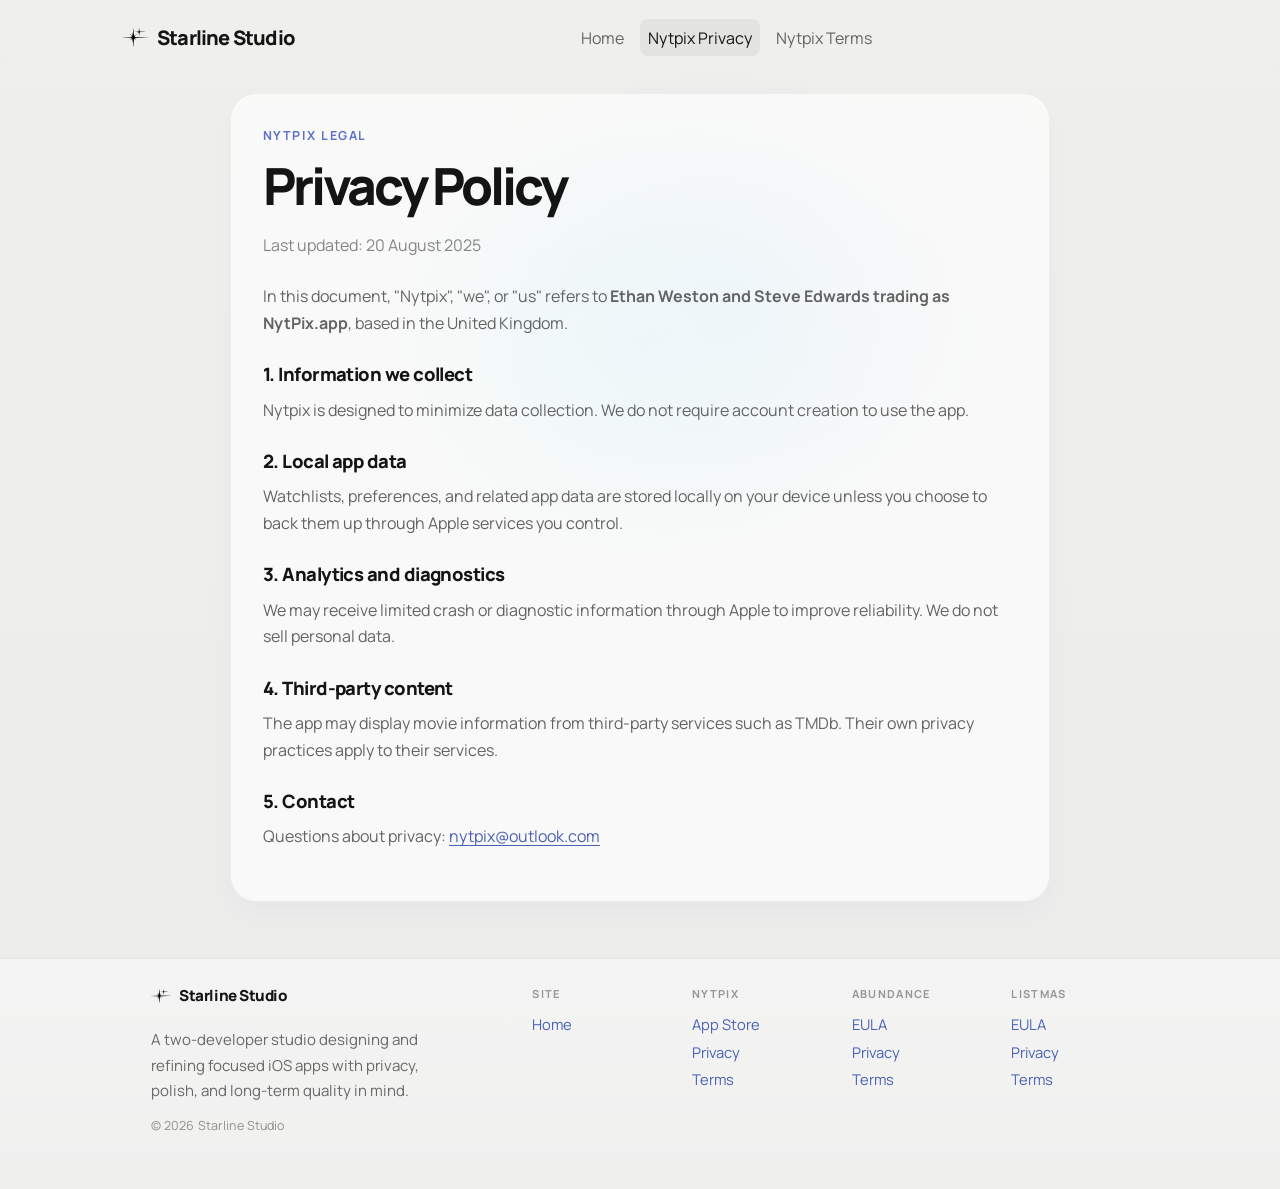
<file: nytpix/privacy.html>
<!doctype html>
<html lang="en">
  <head>
    <meta charset="utf-8" />
    <meta name="viewport" content="width=device-width, initial-scale=1" />
    <meta name="description" content="Nytpix privacy policy by Starline Studio." />
    <meta property="og:title" content="Nytpix Privacy Policy | Starline Studio" />
    <title>Nytpix Privacy Policy | Starline Studio</title>
            <link rel="icon" type="image/x-icon" href="../assets/img/favicon.ico" />
    <link rel="icon" type="image/png" sizes="32x32" href="../assets/img/favicon-32x32.png" />
    <link rel="icon" type="image/png" sizes="16x16" href="../assets/img/favicon-16x16.png" />
    <link href="https://cdn.jsdelivr.net/npm/bootstrap@5.3.3/dist/css/bootstrap.min.css" rel="stylesheet">
    <link href="https://cdn.jsdelivr.net/npm/bootstrap-icons@1.11.3/font/bootstrap-icons.min.css" rel="stylesheet">
    <link href="../assets/css/styles.css" rel="stylesheet">
  </head>
  <body class="studio-shell" id="top">
    <main class="studio-frame-wrap">
      <div class="studio-frame">
        <nav class="navbar navbar-expand-lg studio-navbar">
          <div class="container studio-container">
            <a class="navbar-brand studio-wordmark" href="../index.html">
              <img class="studio-brand-mark" src="../assets/img/StarlineLogo.png" alt="" />
              <span>Starline Studio</span>
            </a>
            <button class="navbar-toggler" type="button" data-bs-toggle="collapse" data-bs-target="#nav" aria-controls="nav" aria-expanded="false" aria-label="Toggle navigation">
              <span class="navbar-toggler-icon"></span>
            </button>
            <div class="collapse navbar-collapse" id="nav">
              <ul class="navbar-nav mx-auto align-items-lg-center gap-lg-2">
                <li class="nav-item"><a class="nav-link" href="../index.html">Home</a></li>
                <li class="nav-item"><a class="nav-link active" aria-current="page" href="privacy.html">Nytpix Privacy</a></li>
                <li class="nav-item"><a class="nav-link" href="terms.html">Nytpix Terms</a></li>
              </ul>
            </div>
          </div>
        </nav>

        <section class="studio-showcase">
          <div class="container studio-container">
            <div class="studio-legal-wrap">
              <div class="studio-legal-card">
                <p class="studio-kicker mb-2">Nytpix Legal</p>
                <h1 class="studio-section-title mb-3">Privacy Policy</h1>
                <p class="muted mb-4">Last updated: 20 August 2025</p>
                <p>In this document, "Nytpix", "we", or "us" refers to <strong>Ethan Weston and Steve Edwards trading as NytPix.app</strong>, based in the United Kingdom.</p>
                <h2>1. Information we collect</h2>
                <p>Nytpix is designed to minimize data collection. We do not require account creation to use the app.</p>
                <h2>2. Local app data</h2>
                <p>Watchlists, preferences, and related app data are stored locally on your device unless you choose to back them up through Apple services you control.</p>
                <h2>3. Analytics and diagnostics</h2>
                <p>We may receive limited crash or diagnostic information through Apple to improve reliability. We do not sell personal data.</p>
                <h2>4. Third-party content</h2>
                <p>The app may display movie information from third-party services such as TMDb. Their own privacy practices apply to their services.</p>
                <h2>5. Contact</h2>
                <p>Questions about privacy: <a href="mailto:nytpix@outlook.com">nytpix@outlook.com</a></p>
              </div>
            </div>
          </div>
        </section>

        <footer class="studio-footer">
          <div class="container studio-container">
            <div class="studio-footer-shell">
              <div class="studio-footer-brand">
                <p class="studio-footer-kicker mb-2">
                  <img class="studio-brand-mark" src="../assets/img/StarlineLogo.png" alt="" />
                  <span>Starline Studio</span>
                </p>
                <p class="studio-footer-copy mb-0">
                  A two-developer studio designing and refining focused iOS apps with privacy, polish, and long-term quality in mind.
                </p>
                <p class="studio-footer-meta mb-0">&copy; 2026 Starline Studio</p>
              </div>
              <div class="studio-footer-links small">
                <div class="studio-footer-group studio-footer-group-site">
                  <span class="studio-footer-label">Site</span>
                  <div class="studio-footer-list">
                    <a class="nav-link px-0" href="../index.html">Home</a>
                  </div>
                </div>
                <div class="studio-footer-group studio-footer-group-app">
                  <span class="studio-footer-label">Nytpix</span>
                  <div class="studio-footer-list">
                    <a class="nav-link px-0" href="https://apps.apple.com/us/app/nytpix/id6749899310">App Store</a>
                    <a class="nav-link px-0" href="privacy.html">Privacy</a>
                    <a class="nav-link px-0" href="terms.html">Terms</a>
                  </div>
                </div>
                <div class="studio-footer-group studio-footer-group-app">
                  <span class="studio-footer-label">Abundance</span>
                  <div class="studio-footer-list">
                    <a class="nav-link px-0" href="../abundance/eula.html">EULA</a>
                    <a class="nav-link px-0" href="../abundance/privacy.html">Privacy</a>
                    <a class="nav-link px-0" href="../abundance/terms.html">Terms</a>
                  </div>
                </div>
                <div class="studio-footer-group studio-footer-group-app">
                  <span class="studio-footer-label">Listmas</span>
                  <div class="studio-footer-list">
                    <a class="nav-link px-0" href="../listmas/eula.html">EULA</a>
                    <a class="nav-link px-0" href="../listmas/privacy.html">Privacy</a>
                    <a class="nav-link px-0" href="../listmas/terms.html">Terms</a>
                  </div>
                </div>
              </div>
            </div>
          </div>
        </footer>
      </div>
    </main>
    <script src="https://cdn.jsdelivr.net/npm/bootstrap@5.3.3/dist/js/bootstrap.bundle.min.js"></script>
  </body>
</html>
</file>
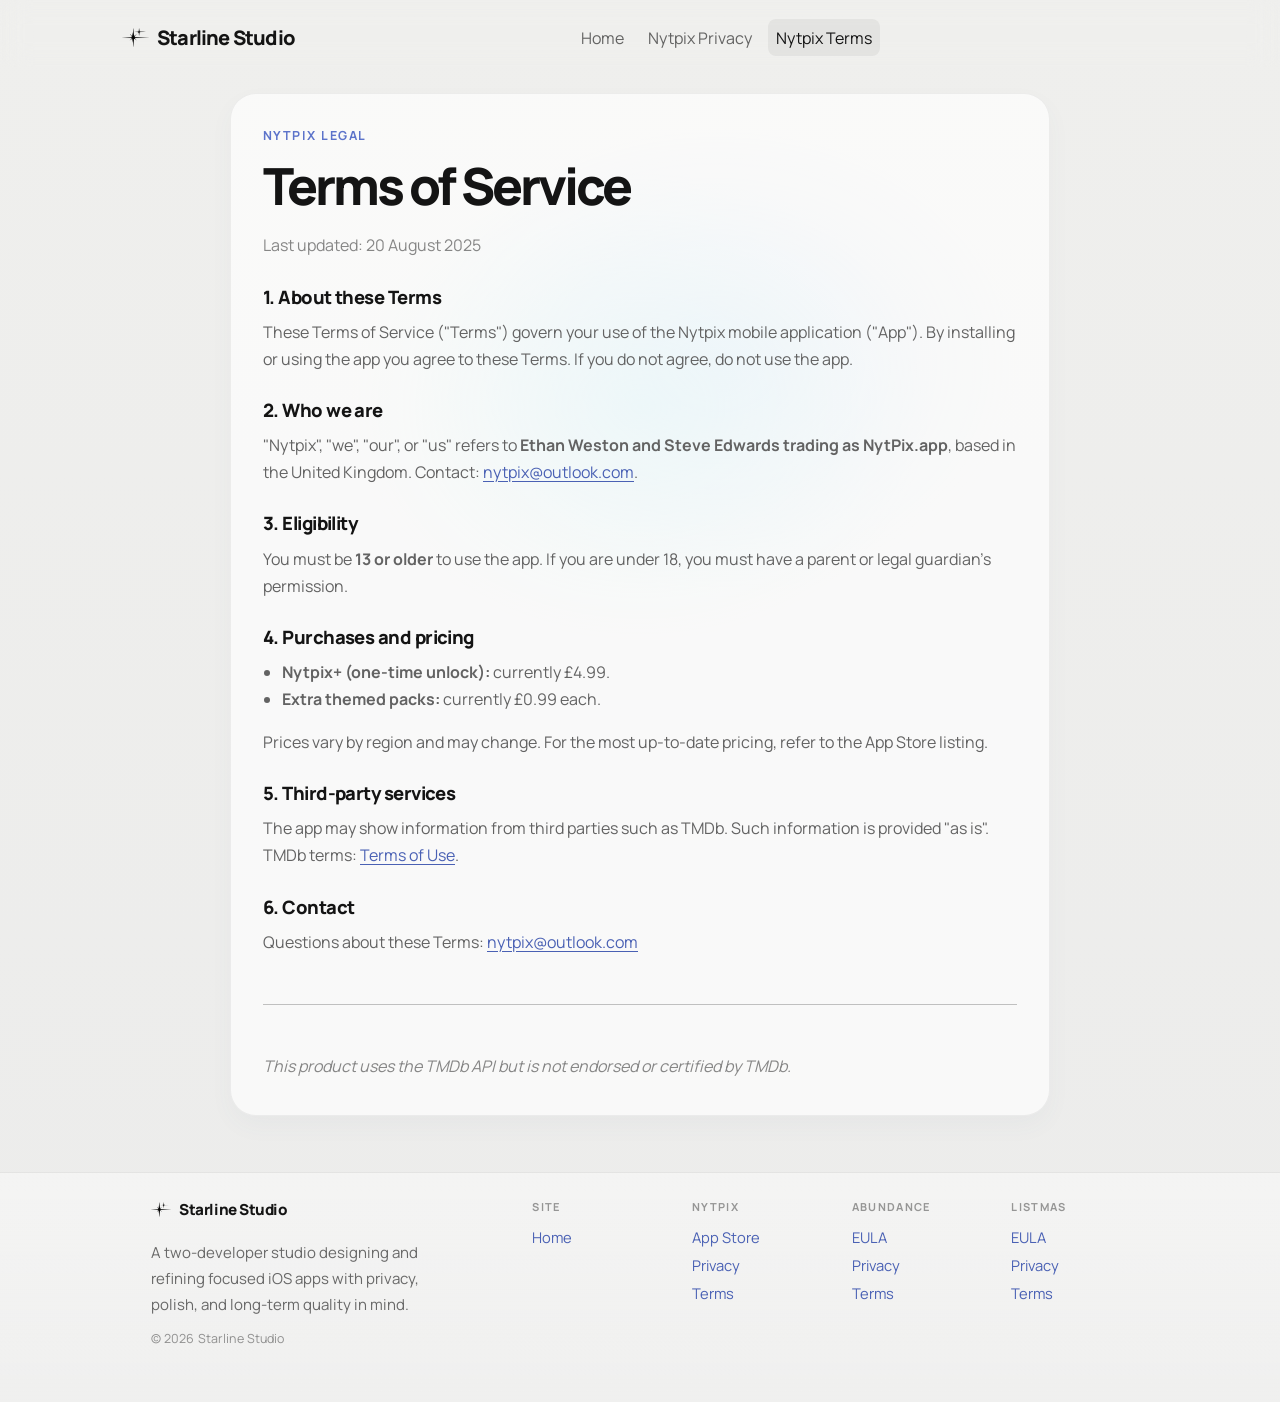
<file: nytpix/terms.html>
<!doctype html>
<html lang="en">
  <head>
    <meta charset="utf-8" />
    <meta name="viewport" content="width=device-width, initial-scale=1" />
    <meta name="description" content="Nytpix terms of service by Starline Studio." />
    <meta property="og:title" content="Nytpix Terms of Service | Starline Studio" />
    <title>Nytpix Terms of Service | Starline Studio</title>
            <link rel="icon" type="image/x-icon" href="../assets/img/favicon.ico" />
    <link rel="icon" type="image/png" sizes="32x32" href="../assets/img/favicon-32x32.png" />
    <link rel="icon" type="image/png" sizes="16x16" href="../assets/img/favicon-16x16.png" />
    <link href="https://cdn.jsdelivr.net/npm/bootstrap@5.3.3/dist/css/bootstrap.min.css" rel="stylesheet">
    <link href="https://cdn.jsdelivr.net/npm/bootstrap-icons@1.11.3/font/bootstrap-icons.min.css" rel="stylesheet">
    <link href="../assets/css/styles.css" rel="stylesheet">
  </head>
  <body class="studio-shell" id="top">
    <main class="studio-frame-wrap">
      <div class="studio-frame">
        <nav class="navbar navbar-expand-lg studio-navbar">
          <div class="container studio-container">
            <a class="navbar-brand studio-wordmark" href="../index.html">
              <img class="studio-brand-mark" src="../assets/img/StarlineLogo.png" alt="" />
              <span>Starline Studio</span>
            </a>
            <button class="navbar-toggler" type="button" data-bs-toggle="collapse" data-bs-target="#nav" aria-controls="nav" aria-expanded="false" aria-label="Toggle navigation">
              <span class="navbar-toggler-icon"></span>
            </button>
            <div class="collapse navbar-collapse" id="nav">
              <ul class="navbar-nav mx-auto align-items-lg-center gap-lg-2">
                <li class="nav-item"><a class="nav-link" href="../index.html">Home</a></li>
                <li class="nav-item"><a class="nav-link" href="privacy.html">Nytpix Privacy</a></li>
                <li class="nav-item"><a class="nav-link active" aria-current="page" href="terms.html">Nytpix Terms</a></li>
              </ul>
            </div>
          </div>
        </nav>

        <section class="studio-showcase">
          <div class="container studio-container">
            <div class="studio-legal-wrap">
              <div class="studio-legal-card">
                <p class="studio-kicker mb-2">Nytpix Legal</p>
                <h1 class="studio-section-title mb-3">Terms of Service</h1>
                <p class="muted mb-4">Last updated: 20 August 2025</p>
                <h2>1. About these Terms</h2>
                <p>These Terms of Service ("Terms") govern your use of the Nytpix mobile application ("App"). By installing or using the app you agree to these Terms. If you do not agree, do not use the app.</p>
                <h2>2. Who we are</h2>
                <p>"Nytpix", "we", "our", or "us" refers to <strong>Ethan Weston and Steve Edwards trading as NytPix.app</strong>, based in the United Kingdom. Contact: <a href="mailto:nytpix@outlook.com">nytpix@outlook.com</a>.</p>
                <h2>3. Eligibility</h2>
                <p>You must be <strong>13 or older</strong> to use the app. If you are under 18, you must have a parent or legal guardian's permission.</p>
                <h2>4. Purchases and pricing</h2>
                <ul>
                  <li><strong>Nytpix+ (one-time unlock):</strong> currently &pound;4.99.</li>
                  <li><strong>Extra themed packs:</strong> currently &pound;0.99 each.</li>
                </ul>
                <p>Prices vary by region and may change. For the most up-to-date pricing, refer to the App Store listing.</p>
                <h2>5. Third-party services</h2>
                <p>The app may show information from third parties such as TMDb. Such information is provided "as is". TMDb terms: <a href="https://www.themoviedb.org/terms-of-use" target="_blank" rel="noopener noreferrer">Terms of Use</a>.</p>
                <h2>6. Contact</h2>
                <p>Questions about these Terms: <a href="mailto:nytpix@outlook.com">nytpix@outlook.com</a></p>
                <hr class="my-5">
                <p class="muted mb-0"><em>This product uses the TMDb API but is not endorsed or certified by TMDb.</em></p>
              </div>
            </div>
          </div>
        </section>

        <footer class="studio-footer">
          <div class="container studio-container">
            <div class="studio-footer-shell">
              <div class="studio-footer-brand">
                <p class="studio-footer-kicker mb-2">
                  <img class="studio-brand-mark" src="../assets/img/StarlineLogo.png" alt="" />
                  <span>Starline Studio</span>
                </p>
                <p class="studio-footer-copy mb-0">
                  A two-developer studio designing and refining focused iOS apps with privacy, polish, and long-term quality in mind.
                </p>
                <p class="studio-footer-meta mb-0">&copy; 2026 Starline Studio</p>
              </div>
              <div class="studio-footer-links small">
                <div class="studio-footer-group studio-footer-group-site">
                  <span class="studio-footer-label">Site</span>
                  <div class="studio-footer-list">
                    <a class="nav-link px-0" href="../index.html">Home</a>
                  </div>
                </div>
                <div class="studio-footer-group studio-footer-group-app">
                  <span class="studio-footer-label">Nytpix</span>
                  <div class="studio-footer-list">
                    <a class="nav-link px-0" href="https://apps.apple.com/us/app/nytpix/id6749899310">App Store</a>
                    <a class="nav-link px-0" href="privacy.html">Privacy</a>
                    <a class="nav-link px-0" href="terms.html">Terms</a>
                  </div>
                </div>
                <div class="studio-footer-group studio-footer-group-app">
                  <span class="studio-footer-label">Abundance</span>
                  <div class="studio-footer-list">
                    <a class="nav-link px-0" href="../abundance/eula.html">EULA</a>
                    <a class="nav-link px-0" href="../abundance/privacy.html">Privacy</a>
                    <a class="nav-link px-0" href="../abundance/terms.html">Terms</a>
                  </div>
                </div>
                <div class="studio-footer-group studio-footer-group-app">
                  <span class="studio-footer-label">Listmas</span>
                  <div class="studio-footer-list">
                    <a class="nav-link px-0" href="../listmas/eula.html">EULA</a>
                    <a class="nav-link px-0" href="../listmas/privacy.html">Privacy</a>
                    <a class="nav-link px-0" href="../listmas/terms.html">Terms</a>
                  </div>
                </div>
              </div>
            </div>
          </div>
        </footer>
      </div>
    </main>
    <script src="https://cdn.jsdelivr.net/npm/bootstrap@5.3.3/dist/js/bootstrap.bundle.min.js"></script>
  </body>
</html>
</file>
<file: assets/css/styles.css>
@import url("https://fonts.googleapis.com/css2?family=Manrope:wght@400;500;600;700;800&family=Fraunces:opsz,wght@9..144,600;9..144,700&display=swap");

:root {
  --brand: #f7faff;
  --bg: #080b11;
  --bg-soft: #111726;
  --card: #121826;
  --card-2: #0f1522;
  --paper: #f1f1ef;
  --paper-strong: #ffffff;
  --ink: #141414;
  --ink-soft: #636363;
  --muted: #a3adc1;
  --line: rgba(236, 244, 255, 0.1);
  --studio-accent: #72a8ff;
  --nytpix-accent: #970a0a;
  --abundance-accent: #2a8a6a;
  --shadow-soft: 0 20px 60px rgba(0, 0, 0, 0.38);
}

html,
body {
  min-height: 100%;
  overflow-x: hidden;
}

body {
  margin: 0;
  font-family: "Manrope", "Segoe UI", sans-serif;
  color: #e8edf8;
  background:
    radial-gradient(900px 500px at 8% -8%, rgba(114, 168, 255, 0.2), transparent 62%),
    radial-gradient(700px 460px at 95% 2%, rgba(42, 138, 106, 0.14), transparent 62%),
    linear-gradient(180deg, var(--bg), #090d15 45%, #070a11 100%);
  -webkit-font-smoothing: antialiased;
  -moz-osx-font-smoothing: grayscale;
}

body.studio-shell {
  background:
    radial-gradient(700px 500px at 8% 4%, rgba(119, 155, 228, 0.12), transparent 60%),
    radial-gradient(760px 520px at 100% 0%, rgba(111, 221, 216, 0.1), transparent 56%),
    linear-gradient(180deg, #f2f1ee 0%, #eceae6 100%);
  color: var(--ink);
}

body.studio-shell .muted {
  color: rgba(20, 20, 20, 0.5) !important;
}

h1,
h2,
h3,
h4,
h5 {
  font-family: "Fraunces", Georgia, serif;
  letter-spacing: -0.01em;
}

a {
  color: var(--brand);
  text-underline-offset: 3px;
}

a:hover {
  color: #cddfff;
}

.muted {
  color: var(--muted);
}

.navbar {
  background: rgba(8, 11, 17, 0.75) !important;
  backdrop-filter: blur(14px);
  border-bottom: 1px solid rgba(236, 244, 255, 0.06);
}

.studio-navbar {
  background: transparent !important;
  border-bottom: 0;
  padding: 1.2rem 0 0.7rem;
}

.studio-frame-wrap {
  padding: 0;
}

.studio-frame {
  max-width: 100%;
  margin: 0 auto;
  background:
    radial-gradient(520px 420px at 50% 29%, rgba(104, 237, 226, 0.18), transparent 56%),
    radial-gradient(540px 420px at 56% 26%, rgba(129, 175, 255, 0.18), transparent 56%),
    linear-gradient(180deg, #efefed 0%, #ececeb 100%);
  border: 0;
  box-shadow: none;
  overflow: hidden;
  min-height: 100vh;
}

.studio-container {
  max-width: 1060px;
}

.studio-wordmark {
  display: inline-flex;
  align-items: center;
  gap: 0.5rem;
  color: var(--ink) !important;
  font-weight: 800;
  letter-spacing: -0.04em;
  line-height: 1.15;
  overflow: visible;
}

.studio-brand-mark {
  display: block;
  width: 1.35em;
  height: 1.35em;
  flex: 0 0 auto;
  object-fit: contain;
  object-position: center;
}

.navbar .nav-link {
  color: #d5deed;
  border-radius: 0.5rem;
  padding: 0.45rem 0.7rem;
}

.studio-navbar .nav-link {
  color: rgba(20, 20, 20, 0.64);
  padding: 0.4rem 0.7rem;
}

.navbar .nav-link:hover,
.navbar .nav-link.active {
  color: #ffffff;
  background: rgba(255, 255, 255, 0.08);
}

.studio-navbar .nav-link:hover,
.studio-navbar .nav-link.active {
  color: var(--ink);
  background: rgba(20, 20, 20, 0.05);
}

.studio-nav-cta {
  border-radius: 999px;
  padding: 0.72rem 1.1rem;
  background: rgba(20, 20, 20, 0.06);
  color: var(--ink);
  font-weight: 700;
  border: 1px solid rgba(20, 20, 20, 0.08);
}

.studio-nav-cta:hover {
  background: rgba(20, 20, 20, 0.1);
  color: var(--ink);
}
.studio-navbar .navbar-toggler {
  border: 1px solid rgba(20, 20, 20, 0.08);
  border-radius: 999px;
  width: 44px;
  height: 44px;
  padding: 0;
  display: none;
  align-items: center;
  justify-content: center;
  background: rgba(255, 255, 255, 0.62);
  box-shadow: 0 8px 20px rgba(80, 96, 139, 0.06);
}

.studio-navbar .navbar-toggler:focus {
  box-shadow: 0 0 0 0.2rem rgba(92, 115, 202, 0.14);
}

.studio-navbar .navbar-toggler-icon {
  width: 1.05rem;
  height: 1.05rem;
}

.studio-navbar .navbar-collapse {
  transition: opacity 180ms ease, transform 180ms ease;
}

.hero,
.app-hero {
  padding: 7.2rem 0 3.5rem;
}

.studio-hero {
  padding: 8.5rem 0 4.2rem;
}

.studio-kicker {
  letter-spacing: 0.12em;
  text-transform: uppercase;
  font-size: 0.78rem;
  color: #b8d2ff;
  font-weight: 700;
}

body.studio-shell .studio-kicker {
  color: #5c73ca;
}

.btn-accent {
  --bs-btn-bg: #f1f6ff;
  --bs-btn-border-color: #f1f6ff;
  --bs-btn-color: #0a1222;
  --bs-btn-hover-bg: #72a8ff;
  --bs-btn-hover-border-color: #72a8ff;
  --bs-btn-hover-color: #050912;
}

.btn-ghost {
  --bs-btn-color: #e8edf8;
  --bs-btn-border-color: rgba(232, 237, 248, 0.25);
  --bs-btn-hover-bg: rgba(232, 237, 248, 0.08);
  --bs-btn-hover-border-color: rgba(232, 237, 248, 0.35);
}

.card-dark {
  background: linear-gradient(180deg, rgba(255, 255, 255, 0.03), transparent), var(--card);
  border: 1px solid var(--line);
  border-radius: 1rem;
}

.shadow-soft {
  box-shadow: var(--shadow-soft);
}

.studio-showcase {
  padding: 0.2rem 0 1.5rem;
}

.studio-hero-panel {
  padding: 0.7rem 0 0.1rem;
  text-align: center;
}

.studio-hero-copy {
  position: relative;
  z-index: 3;
  max-width: 760px;
  margin: 0 auto;
}

.studio-display {
  font-family: "Manrope", "Segoe UI", sans-serif;
  font-size: clamp(2.75rem, 5vw, 4.55rem);
  line-height: 0.92;
  letter-spacing: -0.06em;
  font-weight: 800;
  color: var(--ink);
}

.studio-subcopy {
  max-width: 36rem;
  margin: 0 auto;
  color: var(--ink-soft);
  font-size: 0.98rem;
  line-height: 1.55;
}

.studio-primary-btn,
.studio-secondary-btn,
.studio-dark-pill,
.studio-text-link {
  border-radius: 999px;
  padding: 0.9rem 1.35rem;
  font-weight: 700;
}

.studio-primary-btn {
  background: #171717;
  color: #fff;
}

.studio-primary-btn:hover,
.studio-dark-pill:hover {
  background: #000;
  color: #fff;
}

.studio-secondary-btn {
  border: 1px solid rgba(20, 20, 20, 0.12);
  color: var(--ink);
  background: rgba(255, 255, 255, 0.55);
}

.studio-secondary-btn:hover {
  background: #fff;
  color: var(--ink);
}

.studio-orbit {
  position: relative;
  min-height: 320px;
  margin-top: 0.45rem;
}

.studio-orbit-glow {
  position: absolute;
  inset: 10% 22% 12%;
  border-radius: 50%;
  background:
    radial-gradient(circle at 50% 50%, rgba(118, 226, 220, 0.35), rgba(127, 157, 255, 0.16) 42%, transparent 72%);
  filter: blur(24px);
  animation: orbitGlow 9s ease-in-out infinite;
}

.studio-star-core {
  position: absolute;
  left: 50%;
  top: 50%;
  margin-top: -14px;
  width: 82px;
  height: 82px;
  transform: translate(-50%, -50%);
  border-radius: 50%;
  background: radial-gradient(circle, rgba(255, 255, 255, 0.98), rgba(225, 234, 255, 0.94) 58%, rgba(174, 228, 225, 0.84) 100%);
  box-shadow:
    0 0 0 10px rgba(124, 225, 223, 0.08),
    0 16px 36px rgba(80, 96, 139, 0.14),
    0 0 42px rgba(130, 174, 255, 0.28);
  animation: starGlow 5.2s ease-in-out infinite;
  display: flex;
  align-items: center;
  justify-content: center;
  z-index: 1;
  overflow: visible;
}

.studio-star-core::before {
  content: "";
  position: absolute;
  inset: -12px;
  border-radius: 50%;
  border: 1px solid rgba(124, 225, 223, 0.34);
  box-shadow:
    0 0 0 1px rgba(255, 255, 255, 0.34) inset,
    0 0 28px rgba(130, 174, 255, 0.18);
  animation: starHalo 3.6s ease-in-out infinite;
  z-index: 0;
}

.studio-star-core-inner {
  position: relative;
  z-index: 1;
  display: flex;
  align-items: center;
  justify-content: center;
  width: 64px;
  height: 64px;
  border-radius: 50%;
  background: rgba(255, 255, 255, 0.98);
  box-shadow: inset 0 1px 0 rgba(255, 255, 255, 0.7);
}

.studio-star-core-logo {
  width: 42px;
  height: 42px;
  object-fit: contain;
}

.studio-orbit-ring {
  position: absolute;
  left: 50%;
  top: 50%;
  border-radius: 50%;
  border: 1px solid rgba(103, 125, 201, 0.22);
  transform: translate(-50%, -50%);
  will-change: transform;
}

.studio-orbit-ring-one {
  width: 150px;
  height: 150px;
  margin-top: -14px;
  animation: ringSpin 24s linear infinite;
}

.studio-orbit-ring-two {
  width: 240px;
  height: 240px;
  margin-top: -14px;
  transform: translate(-50%, -50%) rotate(-14deg);
  animation: ringSpinReverse 32s linear infinite;
}

.studio-orbit-ring-three {
  width: 310px;
  height: 190px;
  margin-top: -12px;
  transform: translate(-50%, -50%) rotate(12deg);
  animation: ringTilt 28s linear infinite;
}

.studio-orbit-planet {
  position: absolute;
  display: inline-flex;
  align-items: center;
  gap: 0.55rem;
  padding: 0.6rem 0.9rem;
  border-radius: 999px;
  background: rgba(255, 255, 255, 0.62);
  border: 1px solid rgba(255, 255, 255, 0.72);
  color: rgba(20, 20, 20, 0.78);
  box-shadow: 0 14px 34px rgba(80, 96, 139, 0.08);
  backdrop-filter: blur(12px);
  will-change: transform;
}

.studio-planet-icon-shell {
  display: inline-flex;
  align-items: center;
  justify-content: center;
  width: 30px;
  height: 30px;
  border-radius: 9px;
  background: rgba(255, 255, 255, 0.92);
  box-shadow: 0 0 0 5px rgba(124, 225, 223, 0.08);
  flex-shrink: 0;
}

.studio-planet-icon-shell-dark {
  background: #111111;
}

.studio-planet-icon-shell-light {
  background: #ffffff;
}

.studio-planet-icon {
  width: 18px;
  height: 18px;
  border-radius: 5px;
  object-fit: cover;
  flex-shrink: 0;
}

.studio-planet-icon-abundance {
  width: 19px;
  height: 19px;
  object-fit: contain;
}

.studio-planet-label {
  font-size: 0.86rem;
  font-weight: 800;
  letter-spacing: -0.02em;
}

.studio-orbit-planet-one {
  left: calc(50% - 164px);
  top: 78px;
  animation: planetFloatOne 6.5s ease-in-out infinite;
}

.studio-orbit-planet-two {
  left: calc(50% + 86px);
  top: 88px;
  animation: planetFloatTwo 7.8s ease-in-out infinite;
}

.studio-orbit-planet-three {
  left: calc(50% - 52px);
  top: 184px;
  animation: planetFloatOne 7.1s ease-in-out infinite reverse;
}

.studio-about-label {
  display: inline-block;
  font-size: 0.85rem;
  color: #5c73ca;
  font-weight: 700;
}

.studio-stats-row {
  display: grid;
  grid-template-columns: repeat(5, minmax(0, 1fr));
  gap: 0.9rem;
  padding: 0.15rem 0 0.2rem;
}

.studio-stat,
.studio-about-blurb {
  padding: 0.35rem 0;
}

.studio-stat-card {
  min-height: 162px;
  padding: 1rem 1.05rem 1.05rem;
  border-radius: 20px;
  background: rgba(255, 255, 255, 0.62);
  border: 1px solid rgba(20, 20, 20, 0.06);
  box-shadow: 0 10px 24px rgba(80, 96, 139, 0.04);
  display: flex;
  flex-direction: column;
  justify-content: flex-end;
}

.studio-stat-icon {
  width: 40px;
  height: 40px;
  display: inline-flex;
  align-items: center;
  justify-content: center;
  margin-bottom: 0.8rem;
  border-radius: 13px;
  background: linear-gradient(180deg, rgba(255, 255, 255, 0.96), rgba(239, 244, 255, 0.92));
  border: 1px solid rgba(109, 126, 201, 0.14);
  box-shadow:
    0 10px 18px rgba(80, 96, 139, 0.08),
    inset 0 1px 0 rgba(255, 255, 255, 0.7);
  color: #4f5fa7;
  font-size: 1rem;
}

.studio-stat-eyebrow {
  margin: 0 0 0.7rem;
  font-size: 0.72rem;
  letter-spacing: 0.12em;
  text-transform: uppercase;
  color: #6d7ec9;
  font-weight: 700;
}

.studio-stat strong {
  display: block;
  font-family: "Manrope", "Segoe UI", sans-serif;
  font-size: clamp(1.25rem, 1.7vw, 1.95rem);
  line-height: 1.04;
  letter-spacing: -0.06em;
  color: var(--ink);
}

.studio-stat span,
.studio-about-blurb p {
  color: var(--ink-soft);
  margin-top: 0.38rem;
  line-height: 1.38;
  font-size: 0.88rem;
}

.studio-about-blurb {
  display: flex;
  flex-direction: column;
  justify-content: flex-end;
  padding-left: 1.25rem;
}

.studio-products-section {
  padding: 3rem 0;
  background: rgba(0, 0, 0, 0.03);
}

.studio-section-title {
  font-family: "Manrope", "Segoe UI", sans-serif;
  font-size: clamp(2.1rem, 4vw, 3.5rem);
  letter-spacing: -0.06em;
  font-weight: 800;
  color: var(--ink);
  margin: 0;
}

.studio-section-title-left {
  max-width: 12ch;
}

.studio-product-grid {
  display: grid;
  grid-template-columns: repeat(auto-fit, minmax(220px, 1fr));
  gap: 1.1rem;
}

.studio-product-card {
  background: rgba(255, 255, 255, 0.64);
  border: 1px solid rgba(20, 20, 20, 0.06);
  border-radius: 22px;
  padding: 1.1rem;
  display: flex;
  flex-direction: column;
  min-height: 100%;
}

.studio-product-card-featured {
  background: linear-gradient(180deg, rgba(255, 255, 255, 0.8), rgba(255, 255, 255, 0.68));
}

.studio-product-top,
.studio-product-actions {
  display: flex;
  align-items: center;
  justify-content: space-between;
  gap: 0.75rem;
}

.studio-product-badge {
  display: none;
  align-items: center;
  gap: 0.45rem;
  border-radius: 999px;
  padding: 0.45rem 0.8rem;
  background: rgba(92, 115, 202, 0.1);
  color: #4258a8;
  font-size: 0.82rem;
  font-weight: 700;
}

.studio-product-badge-muted {
  background: rgba(51, 153, 102, 0.12);
  color: #21744a;
}

.studio-card-icon {
  display: none;
  align-items: center;
  justify-content: center;
  width: 42px;
  height: 42px;
  border-radius: 999px;
  background: rgba(20, 20, 20, 0.06);
  color: var(--ink);
  text-decoration: none;
}

.studio-product-media {
  display: flex;
  align-items: center;
  justify-content: center;
  min-height: 140px;
  padding: 0.6rem 0.6rem 0.9rem;
}

.studio-product-media img {
  max-width: 120px;
  width: 100%;
  height: auto;
  display: block;
}

.studio-app-icon-tile {
  width: min(96px, 34vw);
  aspect-ratio: 1 / 1;
  display: flex;
  align-items: center;
  justify-content: center;
  background: #111111;
  border-radius: 22.5%;
  box-shadow:
    inset 0 0 0 1px rgba(255, 255, 255, 0.05),
    0 10px 22px rgba(0, 0, 0, 0.12);
}

.studio-app-icon-tile-light {
  background: #ffffff;
  box-shadow:
    inset 0 0 0 1px rgba(20, 20, 20, 0.05),
    0 18px 36px rgba(0, 0, 0, 0.10);
}

.studio-app-icon-tile img {
  max-width: 68%;
}

.studio-app-icon-tile-abundance {
  max-width: 76%;
  object-fit: contain;
}

.studio-app-icon-tile-listmas {
  max-width: 100%;
  width: 100%;
  height: 100%;
  object-fit: cover;
  border-radius: 22.5%;
}

.studio-product-media-soft {
  background: transparent;
  border-radius: 24px;
}

.studio-product-copy h3 {
  font-family: "Manrope", "Segoe UI", sans-serif;
  font-size: 1.25rem;
  letter-spacing: -0.04em;
  font-weight: 800;
  color: var(--ink);
  margin-bottom: 0.3rem;
}

.studio-product-copy p {
  color: var(--ink-soft);
  font-size: 0.88rem;
  line-height: 1.55;
}

.studio-product-actions {
  margin-top: 0.7rem;
}

.studio-product-actions .btn {
  padding: 0.62rem 1.05rem;
  font-size: 0.82rem;
}

.studio-dark-pill {
  background: #dfe9ff;
  color: #28418f;
  border: 1px solid rgba(93, 121, 214, 0.14);
}

.studio-text-link {
  color: var(--ink);
  border: 1px solid rgba(20, 20, 20, 0.08);
  background: transparent;
}

.studio-text-link:hover {
  color: var(--ink);
  background: rgba(255, 255, 255, 0.6);
}

.studio-product-card .studio-dark-pill:hover {
  background: #cfddff;
  color: #1f3680;
}

.studio-store-pill {
  background: linear-gradient(180deg, #eef4ff 0%, #dce7ff 100%);
  border-color: rgba(93, 121, 214, 0.18);
}

.studio-store-pill:hover {
  background: linear-gradient(180deg, #e8f0ff 0%, #d3e1ff 100%) !important;
}

.studio-note-section {
  padding: 0 0 2.3rem;
}

.studio-note-card {
  display: grid;
  grid-template-columns: minmax(280px, 0.95fr) minmax(0, 1.15fr);
  gap: 2rem;
  align-items: center;
  padding: 1.7rem 1.8rem;
  border-top: 1px solid rgba(20, 20, 20, 0.06);
  border-radius: 26px;
  background: rgba(255, 255, 255, 0.5);
  border: 1px solid rgba(20, 20, 20, 0.05);
  box-shadow: 0 10px 24px rgba(80, 96, 139, 0.04);
}

.studio-note-copy {
  display: grid;
  gap: 0.95rem;
}

.studio-note-card p {
  color: var(--ink-soft);
  line-height: 1.7;
}

.studio-note-visual {
  display: flex;
  justify-content: center;
}

.studio-team-fan {
  position: relative;
  width: min(356px, 100%);
  height: 250px;
}

.studio-team-card {
  position: absolute;
  width: 178px;
  aspect-ratio: 0.82;
  border-radius: 28px;
  overflow: hidden;
  background: linear-gradient(180deg, rgba(255, 255, 255, 0.82), rgba(241, 243, 247, 0.92));
  border: 1px solid rgba(20, 20, 20, 0.06);
  box-shadow: 0 20px 46px rgba(72, 84, 116, 0.12);
}

.studio-team-card img,
.studio-team-card-placeholder {
  width: 100%;
  height: 100%;
  display: block;
}

.studio-team-card img {
  object-fit: cover;
}

.studio-team-card-front {
  left: 6px;
  top: 12px;
  transform: rotate(-8deg);
  z-index: 2;
}

.studio-team-card-back {
  right: 6px;
  bottom: 12px;
  transform: rotate(8deg);
  z-index: 1;
}

.studio-team-card-placeholder {
  display: flex;
  align-items: center;
  justify-content: center;
  background:
    radial-gradient(circle at 30% 20%, rgba(114, 168, 255, 0.12), transparent 40%),
    linear-gradient(180deg, rgba(255, 255, 255, 0.92), rgba(236, 238, 242, 0.95));
  color: rgba(20, 20, 20, 0.28);
  font-size: 3rem;
  font-weight: 300;
}

.studio-team-badge {
  position: absolute;
  left: 14px;
  bottom: 14px;
  display: inline-flex;
  align-items: center;
  min-height: 32px;
  padding: 0.5rem 0.8rem;
  border-radius: 999px;
  background: rgba(17, 17, 17, 0.88);
  color: #fff;
  font-size: 0.78rem;
  font-weight: 700;
  letter-spacing: -0.01em;
  box-shadow: 0 10px 24px rgba(0, 0, 0, 0.14);
}

.studio-team-badge-light {
  background: rgba(255, 255, 255, 0.88);
  color: var(--ink);
  left: auto;
  right: 12px;
}

.studio-team-name {
  position: absolute;
  left: 14px;
  bottom: 52px;
  display: inline-flex;
  align-items: center;
  min-height: 28px;
  padding: 0.35rem 0.65rem;
  border-radius: 999px;
  background: rgba(255, 255, 255, 0.9);
  color: var(--ink);
  font-size: 0.72rem;
  font-weight: 700;
  letter-spacing: -0.01em;
  box-shadow: 0 10px 20px rgba(72, 84, 116, 0.12);
}

.studio-team-name-light {
  left: auto;
  right: 12px;
  bottom: 52px;
  background: rgba(17, 17, 17, 0.86);
  color: #fff;
}

.studio-contact-section {
  padding: 0 0 2.6rem;
}

.studio-contact-card {
  display: grid;
  grid-template-columns: 1.1fr 1fr;
  gap: 2rem;
  align-items: end;
  padding: 1.6rem 1.8rem;
  border-radius: 26px;
  background: rgba(255, 255, 255, 0.62);
  border: 1px solid rgba(20, 20, 20, 0.06);
  box-shadow: 0 10px 24px rgba(80, 96, 139, 0.04);
}

.studio-contact-actions {
  display: flex;
  flex-direction: column;
  gap: 1rem;
  color: var(--ink-soft);
}

.studio-legal-wrap {
  padding: 1.4rem 0 2rem;
}

.studio-legal-card {
  max-width: 820px;
  margin: 0 auto;
  padding: 2rem 2rem 2.2rem;
  border-radius: 26px;
  background: rgba(255, 255, 255, 0.66);
  border: 1px solid rgba(20, 20, 20, 0.06);
  box-shadow: 0 10px 24px rgba(80, 96, 139, 0.04);
}

.studio-legal-card h2 {
  font-family: "Manrope", "Segoe UI", sans-serif;
  font-size: 1.15rem;
  font-weight: 800;
  letter-spacing: -0.03em;
  margin: 1.65rem 0 0.7rem;
  color: var(--ink);
}

.studio-legal-card p,
.studio-legal-card li {
  color: var(--ink-soft);
  line-height: 1.68;
}

.studio-legal-card ul {
  padding-left: 1.2rem;
}

.studio-footer {
  border-top: 1px solid rgba(20, 20, 20, 0.06);
  background: linear-gradient(180deg, rgba(255, 255, 255, 0.42), rgba(255, 255, 255, 0.2));
  padding: 0 0 1.6rem;
}

.studio-footer-shell {
  display: grid;
  grid-template-columns: minmax(0, 1fr) minmax(0, 2.2fr);
  gap: 2.5rem;
  padding: 1.65rem 1.8rem 1.75rem;
  align-items: start;
}

.studio-footer-brand {
  display: flex;
  flex-direction: column;
  gap: 0.8rem;
  max-width: 25rem;
}

.studio-footer-kicker {
  display: inline-flex;
  align-items: center;
  gap: 0.5rem;
  font-size: 0.95rem;
  font-weight: 800;
  letter-spacing: -0.03em;
  color: var(--ink);
  line-height: 1.15;
}

.studio-footer-copy {
  color: rgba(20, 20, 20, 0.62);
  line-height: 1.7;
  font-size: 0.94rem;
}

.studio-footer-meta {
  color: rgba(20, 20, 20, 0.44);
  font-size: 0.78rem;
  letter-spacing: 0.01em;
}

.studio-footer-links {
  display: flex;
  flex-wrap: wrap;
  gap: 1.6rem 2.6rem;
  justify-content: flex-end;
}

.studio-footer-group {
  display: grid;
  gap: 0.8rem;
  align-content: start;
  min-width: 118px;
}

.studio-footer-list {
  display: flex;
  flex-direction: column;
  align-items: flex-start;
  gap: 0.48rem;
}

.studio-footer-label {
  color: rgba(20, 20, 20, 0.42);
  font-weight: 700;
  letter-spacing: 0.12em;
  text-transform: uppercase;
  font-size: 0.69rem;
}

.studio-footer .nav-link {
  padding: 0 !important;
  color: rgba(20, 20, 20, 0.72) !important;
  font-size: 0.92rem;
  line-height: 1.35;
  background: transparent !important;
  border-radius: 0;
}

.studio-footer .nav-link:hover {
  color: var(--ink) !important;
}

.studio-footer-note {
  color: rgba(20, 20, 20, 0.5);
  font-size: 0.92rem;
  line-height: 1.35;
}

body.studio-shell .studio-legal-card a,
body.studio-shell .studio-footer a,
body.studio-shell .studio-contact-card a:not(.btn) {
  color: #4a61b4 !important;
}

body.studio-shell .studio-legal-card a:hover,
body.studio-shell .studio-footer a:hover,
body.studio-shell .studio-contact-card a:not(.btn):hover {
  color: #233878 !important;
}

.pill {
  display: none;
  align-items: center;
  gap: 0.4rem;
  border: 1px solid rgba(255, 255, 255, 0.14);
  border-radius: 999px;
  padding: 0.38rem 0.78rem;
  font-size: 0.82rem;
  color: #d7e2f6;
  background: rgba(255, 255, 255, 0.03);
}

.studio-grid {
  display: grid;
  grid-template-columns: repeat(2, minmax(0, 1fr));
  gap: 1rem;
}

.app-card {
  display: flex;
  flex-direction: column;
  height: 100%;
  background: linear-gradient(160deg, rgba(255, 255, 255, 0.06), rgba(255, 255, 255, 0.01)), var(--card-2);
  border: 1px solid rgba(236, 244, 255, 0.12);
  border-radius: 1rem;
  padding: 1.2rem;
  transition: transform 180ms ease, border-color 180ms ease, box-shadow 180ms ease;
}

.app-card:hover {
  transform: translateY(-3px);
  border-color: rgba(236, 244, 255, 0.24);
  box-shadow: 0 20px 45px rgba(0, 0, 0, 0.28);
}

.app-card-header {
  display: flex;
  align-items: center;
  gap: 0.9rem;
}

.app-card-icon {
  width: 56px;
  height: 56px;
  border-radius: 14px;
  border: 1px solid rgba(236, 244, 255, 0.15);
  object-fit: cover;
  background: #0e131f;
  flex-shrink: 0;
}

.app-card-copy {
  margin-top: 1rem;
  flex: 1;
}

.app-card-actions {
  display: flex;
  flex-wrap: wrap;
  gap: 0.6rem;
  margin-top: 1.1rem;
}

.app-accent {
  display: inline-block;
  padding: 0.25rem 0.65rem;
  border-radius: 999px;
  border: 1px solid rgba(236, 244, 255, 0.3);
  color: #d7e2f6;
  font-size: 0.8rem;
}

.device {
  width: 340px;
  max-width: 90vw;
  aspect-ratio: 9 / 19.5;
  border: 8px solid #6b7078;
  border-radius: 44px;
  background: #0b0c0f;
  position: relative;
  box-shadow: 0 25px 80px rgba(0, 0, 0, 0.5);
}

.device .screen {
  position: absolute;
  inset: 6px;
  border-radius: 36px;
  background: #000;
  overflow: hidden;
}

.device .screen img {
  position: absolute;
  inset: 0;
  width: 100%;
  height: 100%;
  object-fit: cover;
}

.device::before {
  content: "";
  position: absolute;
  top: 2.6%;
  left: 50%;
  transform: translateX(-50%);
  width: 28%;
  height: 5.6%;
  background: #000;
  border-radius: 9999px;
  z-index: 2;
}

.bento {
  display: grid;
  grid-template-columns: repeat(12, 1fr);
  gap: 1rem;
}

.bento > * {
  background: linear-gradient(180deg, rgba(255, 255, 255, 0.03), transparent), var(--card);
  border: 1px solid rgba(236, 244, 255, 0.1);
  border-radius: 1rem;
  padding: 1.25rem;
}

.bento .span-6 {
  grid-column: span 6;
}

.bento .span-4 {
  grid-column: span 4;
}

.bento .span-8 {
  grid-column: span 8;
}

.bento .span-12 {
  grid-column: span 12;
}

.fade-in {
  animation: fadeInUp 520ms ease-out both;
}

.delay-1 {
  animation-delay: 90ms;
}

.delay-2 {
  animation-delay: 180ms;
}

@keyframes fadeInUp {
  from {
    opacity: 0;
    transform: translateY(12px);
  }
  to {
    opacity: 1;
    transform: translateY(0);
  }
}

@keyframes starGlow {
  0%,
  100% {
    box-shadow:
      0 0 0 10px rgba(124, 225, 223, 0.08),
      0 16px 36px rgba(80, 96, 139, 0.14),
      0 0 42px rgba(130, 174, 255, 0.28);
  }
  50% {
    box-shadow:
      0 0 0 14px rgba(124, 225, 223, 0.12),
      0 18px 42px rgba(80, 96, 139, 0.16),
      0 0 56px rgba(130, 174, 255, 0.34);
  }
}

@keyframes starHalo {
  0%,
  100% {
    opacity: 0.38;
    transform: scale(0.9);
  }
  50% {
    opacity: 0.9;
    transform: scale(1.22);
  }
}

@keyframes orbitGlow {
  0%,
  100% {
    opacity: 0.8;
    transform: scale(1);
  }
  50% {
    opacity: 1;
    transform: scale(1.04);
  }
}

@keyframes ringSpin {
  from {
    transform: translate(-50%, -50%) rotate(0deg);
  }
  to {
    transform: translate(-50%, -50%) rotate(360deg);
  }
}

@keyframes ringSpinReverse {
  from {
    transform: translate(-50%, -50%) rotate(-14deg);
  }
  to {
    transform: translate(-50%, -50%) rotate(-374deg);
  }
}

@keyframes ringTilt {
  from {
    transform: translate(-50%, -50%) rotate(12deg);
  }
  to {
    transform: translate(-50%, -50%) rotate(372deg);
  }
}

@keyframes planetFloatOne {
  0%,
  100% {
    transform: translate3d(0, 0, 0);
  }
  50% {
    transform: translate3d(-6px, 8px, 0);
  }
}

@keyframes planetFloatTwo {
  0%,
  100% {
    transform: translate3d(0, 0, 0);
  }
  50% {
    transform: translate3d(8px, -7px, 0);
  }
}

@media (prefers-reduced-motion: reduce) {
  .fade-in,
  .delay-1,
  .delay-2,
  .app-card,
  .studio-orbit-glow,
  .studio-star-core,
  .studio-orbit-ring-one,
  .studio-orbit-ring-two,
  .studio-orbit-ring-three,
  .studio-orbit-planet-one,
  .studio-orbit-planet-two,
  .studio-orbit-planet-three {
    animation: none;
    transition: none;
  }
}

@media (max-width: 991px) {
  .studio-frame-wrap {
    padding: 0;
  }

  .studio-frame {
    min-height: 100vh;
  }

  .studio-product-grid,
  .studio-note-card,
  .studio-contact-card {
    grid-template-columns: 1fr;
  }

  .studio-stats-row {
    display: grid !important;
    grid-template-columns: repeat(2, minmax(0, 1fr)) !important;
    gap: 0.8rem;
  }

  .studio-stat-card {
    min-height: 0;
    aspect-ratio: 1 / 1;
  }

  .studio-footer-links {
    justify-content: flex-start;
    gap: 1.4rem 2rem;
  }

  .studio-footer-shell {
    grid-template-columns: 1fr;
    gap: 1.8rem;
    padding-left: 0;
    padding-right: 0;
  }

  .studio-footer-brand {
    max-width: none;
  }

  .studio-legal-card {
    padding: 1.5rem 1.25rem 1.7rem;
  }

  .studio-note-card {
    padding: 1.4rem 1.25rem;
  }

  .studio-team-fan {
    margin: 0 auto;
  }

  .studio-orbit {
    min-height: 300px;
  }

  .studio-star-core {
    width: 72px;
    height: 72px;
  }

  .studio-star-core-inner {
    width: 56px;
    height: 56px;
  }

  .studio-star-core-logo {
    width: 36px;
    height: 36px;
  }

  .studio-orbit-ring-one {
    width: 122px;
    height: 122px;
  }

  .studio-orbit-ring-two {
    width: 188px;
    height: 188px;
  }

  .studio-orbit-ring-three {
    width: 240px;
    height: 150px;
  }

  .studio-orbit-planet-one {
    left: calc(50% - 132px);
    top: 76px;
  }

  .studio-orbit-planet-two {
    left: calc(50% + 62px);
    top: 84px;
  }

  .studio-orbit-planet-three {
    left: calc(50% - 46px);
    top: 158px;
  }

  .studio-orbit-glow {
    inset: 22% 12% 18%;
  }

  .studio-stat-card {
    min-height: 0;
    aspect-ratio: 1 / 1;
  }

  .studio-stat-icon {
    margin-bottom: 0.65rem;
  }

  .studio-stat-eyebrow {
    margin-bottom: 0.5rem;
  }

  .studio-grid {
    grid-template-columns: repeat(1, minmax(0, 1fr));
  }

  .bento {
    grid-template-columns: repeat(6, 1fr);
  }

  .bento .span-6,
  .bento .span-4,
  .bento .span-8,
  .bento .span-12 {
    grid-column: span 6;
  }
}

@media (max-width: 767px) {
  .studio-navbar {
    padding-top: 0.75rem;
  }

  .studio-navbar .container {
    position: relative;
    display: flex;
    justify-content: center;
    align-items: center;
    min-height: 44px;
  }

  .studio-wordmark {
    margin: 0 auto;
    position: absolute;
    left: 50%;
    transform: translateX(-50%);
    text-align: center;
    width: max-content;
  }

  .studio-navbar .navbar-toggler {
    position: relative;
    margin-left: auto;
    z-index: 3;
  }

  .studio-navbar .navbar-collapse {
    width: 100%;
    margin-top: 1rem;
    padding: 0.85rem;
    border-radius: 22px;
    background: rgba(255, 255, 255, 0.78);
    border: 1px solid rgba(20, 20, 20, 0.06);
    box-shadow: 0 18px 40px rgba(80, 96, 139, 0.1);
    backdrop-filter: blur(18px);
  }

  .studio-navbar .navbar-nav {
    gap: 0.35rem;
  }

  .studio-navbar .nav-link {
    display: flex;
    align-items: center;
    justify-content: center;
    min-height: 42px;
    border-radius: 14px;
    font-weight: 700;
  }

  .studio-navbar .d-flex {
    margin-top: 0.85rem !important;
  }

  .studio-navbar .studio-nav-cta {
    width: 100%;
    justify-content: center;
    padding-top: 0.85rem;
    padding-bottom: 0.85rem;
    background: #171717;
    color: #fff;
  }

  .studio-display {
    font-size: clamp(2.2rem, 10.5vw, 3.45rem);
  }

  .studio-orbit {
    min-height: 250px;
  }

  .studio-star-core {
    width: 62px;
    height: 62px;
  }

  .studio-star-core-inner {
    width: 48px;
    height: 48px;
  }

  .studio-star-core-logo {
    width: 31px;
    height: 31px;
  }

  .studio-orbit-ring-one {
    width: 104px;
    height: 104px;
  }

  .studio-orbit-ring-two {
    width: 160px;
    height: 160px;
  }

  .studio-orbit-ring-three {
    width: 208px;
    height: 132px;
  }

  .studio-orbit-planet {
    padding: 0.45rem 0.7rem;
    gap: 0.45rem;
  }

  .studio-planet-icon-shell {
    width: 26px;
    height: 26px;
    border-radius: 8px;
  }

  .studio-planet-icon {
    width: 15px;
    height: 15px;
  }

  .studio-planet-label {
    font-size: 0.76rem;
  }

  .studio-orbit-planet-one {
    left: calc(50% - 114px);
    top: 68px;
  }

  .studio-orbit-planet-two {
    left: calc(50% + 48px);
    top: 76px;
  }

  .studio-orbit-planet-three {
    left: calc(50% - 44px);
    top: 142px;
  }

  .studio-stats-row {
    display: grid !important;
    grid-template-columns: repeat(2, minmax(0, 1fr)) !important;
    gap: 0.75rem;
  }

  .studio-stat-card {
    min-height: 0;
    aspect-ratio: 1 / 1;
    padding: 0.9rem 0.9rem 0.88rem;
    border-radius: 18px;
  }

  .studio-stat-icon {
    width: 30px;
    height: 30px;
    margin-bottom: 0.55rem;
    border-radius: 10px;
    font-size: 0.85rem;
  }

  .studio-stat-eyebrow {
    font-size: 0.68rem;
    margin-bottom: 0.4rem;
  }

  .studio-stat strong {
    font-size: 1.15rem;
  }

  .studio-stat span,
  .studio-about-blurb p {
    margin-top: 0.28rem;
    font-size: 0.84rem;
    line-height: 1.34;
  }

  .studio-note-card,
  .studio-contact-card {
    text-align: center;
  }

  .studio-note-copy {
    gap: 0.8rem;
  }

  .studio-section-title-left {
    max-width: none;
    margin-left: auto;
    margin-right: auto;
  }

  .studio-team-fan {
    width: min(312px, 100%);
    height: 220px;
  }

  .studio-team-card {
    width: 152px;
    border-radius: 24px;
  }

  .studio-team-card-front {
    left: 4px;
  }

  .studio-team-card-back {
    right: 4px;
  }

  .studio-team-badge {
    left: 10px;
    bottom: 10px;
    min-height: 28px;
    padding: 0.42rem 0.7rem;
    font-size: 0.72rem;
  }

  .studio-team-name {
    left: 10px;
    bottom: 46px;
    min-height: 24px;
    padding: 0.28rem 0.55rem;
    font-size: 0.68rem;
  }

  .studio-team-name-light {
    left: auto;
    right: 10px;
    bottom: 46px;
  }

  .studio-product-media {
    min-height: 170px;
  }

  .studio-app-icon-tile {
    width: min(120px, 40vw);
  }

  .studio-legal-wrap {
    padding-top: 0.8rem;
  }

  .studio-footer {
    padding-bottom: 1.6rem;
  }

  .studio-footer-shell {
    gap: 1.4rem;
    padding-top: 1.35rem;
    text-align: center;
    justify-items: center;
  }

  .studio-footer-links {
    flex-direction: column;
    align-items: center;
    gap: 1.1rem;
    width: 100%;
  }

  .studio-footer-brand,
  .studio-footer-group {
    gap: 0.65rem;
    justify-items: center;
    text-align: center;
  }

  .studio-footer-list {
    align-items: center;
    text-align: center;
  }

  .studio-footer-copy,
  .studio-footer-meta {
    margin-left: auto;
    margin-right: auto;
  }
}

footer {
  border-top: 1px solid rgba(236, 244, 255, 0.09);
}









@media (max-width: 991px) {
  .studio-navbar .container {
    display: grid;
    grid-template-columns: 1fr auto 1fr;
    align-items: center;
    min-height: 44px;
  }

  .studio-wordmark {
    position: static;
    grid-column: 2;
    justify-self: center;
    transform: none;
    margin: 0;
    width: max-content;
    text-align: center;
  }

  .studio-navbar .navbar-toggler {
    display: inline-flex;
    grid-column: 3;
    justify-self: end;
    position: static;
    margin-left: 0;
    z-index: 5;
  }

  .studio-navbar .navbar-collapse {
    grid-column: 1 / -1;
    width: 100%;
    margin-top: 1rem;
    padding: 0.85rem;
    border-radius: 22px;
    background: rgba(255, 255, 255, 0.78);
    border: 1px solid rgba(20, 20, 20, 0.06);
    box-shadow: 0 18px 40px rgba(80, 96, 139, 0.1);
    backdrop-filter: blur(18px);
  }

  .studio-navbar .navbar-nav {
    gap: 0.35rem;
  }

  .studio-navbar .nav-link {
    display: flex;
    align-items: center;
    justify-content: center;
    min-height: 42px;
    border-radius: 14px;
    font-weight: 700;
  }

  .studio-navbar .d-flex {
    margin-top: 0.85rem !important;
  }

  .studio-navbar .studio-nav-cta {
    width: 100%;
    justify-content: center;
    padding-top: 0.85rem;
    padding-bottom: 0.85rem;
    background: #171717;
    color: #fff;
  }
}

@media (min-width: 992px) {
  .studio-navbar .container {
    position: static;
    flex-wrap: nowrap;
    min-height: 0;
  }

  .studio-wordmark {
    position: static;
    left: auto;
    transform: none;
    width: auto;
    text-align: left;
    margin: 0;
  }

  .studio-navbar .navbar-toggler {
    display: none !important;
  }

  .studio-navbar .navbar-collapse {
    flex-basis: auto;
    order: initial;
    width: auto;
    margin-top: 0;
    padding: 0;
    border-radius: 0;
    background: transparent;
    border: 0;
    box-shadow: none;
    backdrop-filter: none;
  }
}




/* ---------------------------------------------------------------------------
   Feedback form
   --------------------------------------------------------------------------- */

.studio-form {
  display: grid;
  gap: 1.15rem;
  margin-top: 1.6rem;
}

.studio-form-row {
  display: grid;
  gap: 1.15rem;
}

@media (min-width: 620px) {
  .studio-form-row-2 {
    grid-template-columns: 1fr 1fr;
  }
}

.studio-field {
  display: flex;
  flex-direction: column;
  gap: 0.4rem;
}

.studio-field > label,
.studio-legend {
  font-size: 0.82rem;
  font-weight: 700;
  letter-spacing: -0.01em;
  color: var(--ink);
}

.studio-field-hint {
  font-weight: 500;
  color: var(--ink-soft);
}

.studio-input,
.studio-textarea {
  width: 100%;
  font: inherit;
  color: var(--ink);
  background: rgba(255, 255, 255, 0.9);
  border: 1px solid rgba(20, 20, 20, 0.14);
  border-radius: 14px;
  padding: 0.8rem 0.95rem;
  transition: border-color 160ms ease, box-shadow 160ms ease;
  -webkit-appearance: none;
  appearance: none;
}

.studio-textarea {
  min-height: 150px;
  resize: vertical;
  line-height: 1.6;
}

.studio-input:focus,
.studio-textarea:focus {
  outline: none;
  border-color: var(--studio-accent);
  box-shadow: 0 0 0 4px rgba(114, 168, 255, 0.16);
}

.studio-input::placeholder,
.studio-textarea::placeholder {
  color: rgba(20, 20, 20, 0.4);
}

/* Selectable option chips (radio groups) */

.studio-fieldset {
  border: 0;
  margin: 0;
  padding: 0;
  min-width: 0;
}

.studio-legend {
  padding: 0;
  margin-bottom: 0.6rem;
}

.studio-choices {
  display: flex;
  flex-wrap: wrap;
  gap: 0.6rem;
}

.studio-choice {
  position: relative;
  display: inline-flex;
  cursor: pointer;
}

.studio-choice input {
  position: absolute;
  width: 1px;
  height: 1px;
  opacity: 0;
  pointer-events: none;
}

.studio-choice {
  --choice: #5c73ca;
}

.studio-choice.is-nytpix {
  --choice: #b21f1f;
}

.studio-choice.is-abundance,
.studio-choice.is-praise {
  --choice: #2a8a6a;
}

.studio-choice.is-listmas {
  --choice: #c2272d;
}

.studio-choice.is-bug {
  --choice: #b4531f;
}

.studio-choice-body {
  display: inline-flex;
  align-items: center;
  gap: 0.5rem;
  padding: 0.62rem 1rem;
  border-radius: 999px;
  border: 1px solid rgba(20, 20, 20, 0.16);
  background: rgba(255, 255, 255, 0.72);
  /* Fallbacks first, then colour-tinted versions for browsers with color-mix(). */
  background: color-mix(in srgb, var(--choice) 8%, #fff);
  border-color: color-mix(in srgb, var(--choice) 30%, transparent);
  color: var(--ink-soft);
  font-size: 0.9rem;
  font-weight: 650;
  line-height: 1;
  white-space: nowrap;
  transition: border-color 160ms ease, background 160ms ease, color 160ms ease, transform 120ms ease;
}

.studio-choice-body i {
  font-size: 1rem;
  color: var(--choice);
}

.studio-choice-body img {
  width: 1.15rem;
  height: 1.15rem;
  object-fit: contain;
  border-radius: 5px;
}

.studio-choice:hover input:not(:checked) + .studio-choice-body {
  border-color: rgba(20, 20, 20, 0.32);
  border-color: color-mix(in srgb, var(--choice) 55%, transparent);
  color: var(--ink);
}

.studio-choice input:checked + .studio-choice-body {
  border-color: var(--choice);
  background: var(--choice);
  color: #fff;
}

.studio-choice input:checked + .studio-choice-body i {
  color: #fff;
}

.studio-choice input:checked + .studio-choice-body img {
  background: #fff;
  padding: 1px;
}

.studio-choice input:active + .studio-choice-body {
  transform: scale(0.97);
}

.studio-choice input:focus-visible + .studio-choice-body {
  outline: none;
  box-shadow: 0 0 0 4px rgba(114, 168, 255, 0.24);
  box-shadow: 0 0 0 4px color-mix(in srgb, var(--choice) 26%, transparent);
}

@media (prefers-reduced-motion: reduce) {
  .studio-choice-body {
    transition: none;
  }
}

.studio-form-actions {
  display: flex;
  align-items: center;
  gap: 1rem;
  flex-wrap: wrap;
  margin-top: 0.3rem;
}

.studio-form .studio-dark-pill {
  border: 0;
  cursor: pointer;
}

.studio-form .studio-dark-pill:disabled {
  opacity: 0.55;
  cursor: progress;
}

.studio-form-status {
  font-size: 0.9rem;
  font-weight: 600;
  line-height: 1.5;
  margin: 0;
}

.studio-form-status[data-state="error"] {
  color: var(--nytpix-accent);
}

.studio-form-success {
  margin-top: 1.6rem;
  padding: 1.4rem 1.5rem;
  border-radius: 18px;
  background: rgba(42, 138, 106, 0.1);
  border: 1px solid rgba(42, 138, 106, 0.22);
  color: var(--ink);
  line-height: 1.65;
}

.studio-form-success h2 {
  font-family: "Manrope", "Segoe UI", sans-serif;
  font-size: 1.1rem;
  font-weight: 800;
  letter-spacing: -0.03em;
  margin: 0 0 0.4rem;
}

.studio-hp {
  position: absolute !important;
  left: -9999px !important;
  width: 1px;
  height: 1px;
  overflow: hidden;
}

/* ---------------------------------------------------------------------------
   Roadmap — vertical alternating timeline
   --------------------------------------------------------------------------- */

.vtl {
  --vtl-green: #2a8a6a;
  --vtl-amber: #d9822b;
  --vtl-purple: #6b5bd0;
  --vtl-grey: #99a0ac;
  position: relative;
  max-width: 680px;
  margin: 2.6rem auto 0;
}

.vtl-spine,
.vtl-spine-tail {
  position: absolute;
  left: 50%;
  transform: translateX(-50%);
  width: 2px;
  z-index: 0;
}

.vtl-spine {
  top: 14px;
  height: var(--vtl-solid, calc(100% - 28px));
  background: var(--vtl-grad, var(--vtl-green));
  border-radius: 2px;
}

.vtl-spine-tail {
  top: var(--vtl-tail-top, 82%);
  bottom: 46px;
  width: 0;
  border-left: 2px dashed color-mix(in srgb, var(--vtl-grey) 70%, transparent);
}

.vtl-row {
  position: relative;
  display: grid;
  grid-template-columns: 1fr 40px 1fr;
  align-items: center;
  padding-bottom: 1.5rem;
}

.vtl-node,
.vtl-meta,
.vtl-card {
  grid-row: 1;
}

.vtl-row:last-child {
  padding-bottom: 0;
}

.vtl-row[data-phase="shipped"] {
  --vc: var(--vtl-green);
}
.vtl-row[data-phase="progress"] {
  --vc: var(--vtl-amber);
}
.vtl-row[data-phase="planned"] {
  --vc: var(--vtl-purple);
}
.vtl-row[data-phase="future"] {
  --vc: var(--vtl-grey);
}

.vtl-row.is-app-nytpix {
  --app: #b21f1f;
}
.vtl-row.is-app-abundance {
  --app: #2a8a6a;
}
.vtl-row.is-app-listmas {
  --app: #c40735;
}

.vtl-node {
  grid-column: 2;
  justify-self: center;
  position: relative;
  z-index: 1;
  width: 34px;
  height: 34px;
  border-radius: 50%;
  display: flex;
  align-items: center;
  justify-content: center;
  background: #fff;
  border: 2px solid var(--vc, var(--vtl-grey));
  box-shadow: 0 0 0 5px color-mix(in srgb, var(--vc, var(--vtl-grey)) 12%, transparent);
  color: #fff;
  font-size: 0.9rem;
}

.vtl-row[data-phase="shipped"] .vtl-node {
  background: var(--vtl-green);
}

.vtl-row.is-more .vtl-node {
  border-style: dashed;
  border-color: color-mix(in srgb, var(--vtl-grey) 80%, transparent);
  color: var(--studio-accent);
  box-shadow: none;
}

/* content card */
.vtl-card {
  grid-column: 1;
  justify-self: end;
  width: 100%;
  max-width: 320px;
  display: flex;
  gap: 0.85rem;
  padding: 1rem 1.1rem;
  border-radius: 16px;
  background: #fff;
  border: 1px solid rgba(20, 20, 20, 0.08);
  box-shadow: 0 8px 22px rgba(80, 96, 139, 0.07);
}

.vtl-row.is-flip .vtl-card {
  grid-column: 3;
  justify-self: start;
}

.vtl-row.is-more .vtl-card {
  grid-column: 3;
  justify-self: start;
  max-width: 360px;
}

.vtl-card-icon {
  flex: 0 0 auto;
  width: 44px;
  height: 44px;
  border-radius: 13px;
  display: flex;
  align-items: center;
  justify-content: center;
  font-size: 1.25rem;
  background: color-mix(in srgb, var(--app, #5c73ca) 14%, #fff);
  color: color-mix(in srgb, var(--app, #5c73ca) 78%, #111);
}

.vtl-card-logo {
  width: 52px;
  height: 52px;
  padding: 0;
  overflow: hidden;
  border-radius: 15px;
  background: #111;
  box-shadow: 0 8px 18px rgba(80, 10, 10, 0.2);
}

.vtl-card-logo img {
  display: block;
  width: 100%;
  height: 100%;
  object-fit: cover;
}

/* Abundance uses a dark transparent mark rather than a full-bleed app icon. */
.vtl-row.is-app-abundance .vtl-card-logo {
  padding: 8px;
  background: #fff;
  border: 1px solid color-mix(in srgb, var(--app) 24%, transparent);
  box-shadow: 0 8px 18px rgba(24, 86, 65, 0.14);
}

.vtl-row.is-app-abundance .vtl-card-logo img {
  object-fit: contain;
}

.vtl-row.is-featured .vtl-card {
  position: relative;
  max-width: 360px;
  padding: 1.2rem;
  border-color: color-mix(in srgb, var(--app) 20%, transparent);
  background:
    radial-gradient(circle at 100% 0%, color-mix(in srgb, var(--app) 12%, transparent), transparent 44%),
    linear-gradient(145deg, #fff, #fffafa);
  box-shadow: 0 14px 34px rgba(93, 27, 27, 0.12);
}

.vtl-row.is-featured .vtl-card::after {
  content: "";
  position: absolute;
  inset: 0;
  border-radius: inherit;
  pointer-events: none;
  box-shadow: inset 0 1px 0 rgba(255, 255, 255, 0.85);
}

.vtl-row.is-more .vtl-card-icon {
  background: rgba(20, 20, 20, 0.05);
  color: var(--ink-soft);
}

.vtl-card-body {
  min-width: 0;
}

.vtl-tag-row {
  display: flex;
  align-items: center;
  gap: 0.45rem;
  flex-wrap: wrap;
}

.vtl-tag {
  display: inline-flex;
  align-items: center;
  padding: 0.2rem 0.55rem;
  border-radius: 999px;
  font-size: 0.68rem;
  font-weight: 750;
  background: color-mix(in srgb, var(--app, #5c73ca) 12%, #fff);
  color: color-mix(in srgb, var(--app, #5c73ca) 72%, #111);
  border: 1px solid color-mix(in srgb, var(--app, #5c73ca) 26%, transparent);
}

.vtl-release-badge {
  display: inline-flex;
  align-items: center;
  gap: 0.28rem;
  font-size: 0.68rem;
  font-weight: 750;
  color: var(--ink-soft);
}

.vtl-release-badge i {
  color: #d9822b;
}

.vtl-card h3 {
  font-family: "Manrope", "Segoe UI", sans-serif;
  font-size: 0.98rem;
  font-weight: 800;
  letter-spacing: -0.02em;
  margin: 0.45rem 0 0.3rem;
  color: var(--ink);
}

.vtl-card p {
  margin: 0;
  font-size: 0.86rem;
  line-height: 1.5;
  color: var(--ink-soft);
}

.vtl-highlights {
  display: grid;
  gap: 0.42rem;
  margin: 0.8rem 0 0;
  padding: 0;
  list-style: none;
}

.vtl-highlights li {
  display: flex;
  align-items: flex-start;
  gap: 0.42rem;
  font-size: 0.77rem;
  line-height: 1.4;
  color: var(--ink);
}

.vtl-highlights i {
  flex: 0 0 auto;
  margin-top: 0.08rem;
  color: var(--vtl-green);
}

.vtl-card-link {
  position: relative;
  z-index: 1;
  display: inline-flex;
  align-items: center;
  gap: 0.38rem;
  margin-top: 0.9rem;
  font-size: 0.76rem;
  line-height: 1.3;
  font-weight: 800;
  color: color-mix(in srgb, var(--app) 78%, #111);
  text-decoration: none;
}

.vtl-card-link:hover {
  color: var(--app);
  text-decoration: underline;
  text-underline-offset: 3px;
}

/* meta card (opposite side) */
.vtl-meta {
  grid-column: 3;
  justify-self: start;
  display: flex;
  flex-direction: column;
  gap: 0.15rem;
  align-items: flex-start;
  padding-left: 0.9rem;
  border-left: 2px solid color-mix(in srgb, var(--vc, var(--vtl-grey)) 45%, transparent);
}

.vtl-row.is-flip .vtl-meta {
  grid-column: 1;
  justify-self: end;
  align-items: flex-end;
  text-align: right;
  padding-left: 0;
  padding-right: 0.9rem;
  border-left: 0;
  border-right: 2px solid color-mix(in srgb, var(--vc, var(--vtl-grey)) 45%, transparent);
}

.vtl-meta-date {
  font-size: 0.68rem;
  font-weight: 800;
  letter-spacing: 0.11em;
  text-transform: uppercase;
  color: var(--ink-soft);
}

.vtl-meta-status {
  font-size: 0.94rem;
  font-weight: 750;
  letter-spacing: -0.01em;
  color: var(--vc, var(--ink));
}

/* phase break / section divider */
.vtl-break {
  --vc: var(--vtl-grey);
  position: relative;
  z-index: 2;
  display: flex;
  flex-direction: column;
  align-items: center;
  text-align: center;
  gap: 0.8rem;
  margin: 2.7rem 0 1.9rem;
}

.vtl-break:first-child {
  margin-top: 0.5rem;
}

.vtl-break[data-phase="shipped"] {
  --vc: var(--vtl-green);
}
.vtl-break[data-phase="progress"] {
  --vc: var(--vtl-amber);
}
.vtl-break[data-phase="planned"] {
  --vc: var(--vtl-purple);
}
.vtl-break[data-phase="future"] {
  --vc: var(--vtl-grey);
}

.vtl-break-chip {
  display: inline-flex;
  align-items: center;
  gap: 0.45rem;
  padding: 0.44rem 1.05rem;
  border-radius: 999px;
  font-size: 0.72rem;
  font-weight: 800;
  letter-spacing: 0.11em;
  color: color-mix(in srgb, var(--vc) 82%, #111);
  background: #fff;
  background: color-mix(in srgb, var(--vc) 13%, #fff);
  border: 1px solid color-mix(in srgb, var(--vc) 34%, transparent);
  box-shadow: 0 2px 8px rgba(80, 96, 139, 0.06);
}

.vtl-break-dot {
  width: 7px;
  height: 7px;
  border-radius: 50%;
  background: var(--vc);
  flex: 0 0 auto;
}

.vtl-break-line {
  width: 100%;
  height: 1px;
  background: color-mix(in srgb, var(--vc) 30%, transparent);
}

.vtl-break-sub {
  margin: 0;
  max-width: 34ch;
  font-size: 0.84rem;
  line-height: 1.5;
  color: var(--ink-soft);
}

/* scroll reveal */
.vtl-row.reveal {
  opacity: 0;
  transform: translateY(14px);
}

.vtl-row.reveal.is-in {
  opacity: 1;
  transform: none;
  transition: opacity 420ms ease, transform 420ms ease;
}

/* feedback CTA bar */
.vtl-cta {
  display: flex;
  align-items: center;
  gap: 1.1rem;
  flex-wrap: wrap;
  max-width: 760px;
  margin: 2.8rem auto 0;
  padding: 1.15rem 1.4rem;
  border-radius: 20px;
  background: rgba(255, 255, 255, 0.6);
  border: 1px solid rgba(20, 20, 20, 0.07);
}

.vtl-cta i {
  font-size: 1.3rem;
  color: var(--studio-accent);
}

.vtl-cta p {
  margin: 0;
  flex: 1 1 260px;
  font-size: 0.9rem;
  line-height: 1.5;
  color: var(--ink-soft);
}

.vtl-cta .btn {
  white-space: nowrap;
}

@media (max-width: 900px) {
  .vtl {
    max-width: 460px;
    margin-top: 1.8rem;
  }
  .vtl-spine,
  .vtl-spine-tail {
    left: 17px;
    transform: none;
  }
  .vtl-row,
  .vtl-row.is-flip {
    grid-template-columns: 34px 1fr;
    align-items: start;
    padding-bottom: 1.8rem;
  }
  .vtl-node {
    grid-column: 1;
    grid-row: 1 / span 2;
    align-self: start;
    margin-top: 2px;
  }
  .vtl-meta,
  .vtl-card,
  .vtl-row.is-flip .vtl-meta,
  .vtl-row.is-flip .vtl-card,
  .vtl-row.is-more .vtl-card {
    grid-column: 2;
    justify-self: stretch;
    max-width: none;
    text-align: left;
    align-items: flex-start;
  }
  .vtl-meta {
    grid-row: 1;
  }
  .vtl-card,
  .vtl-row.is-more .vtl-card {
    grid-row: 2;
  }
  .vtl-row.is-more .vtl-card {
    grid-row: 1;
  }
  .vtl-meta,
  .vtl-row.is-flip .vtl-meta {
    flex-direction: row;
    align-items: baseline;
    gap: 0.55rem;
    margin-bottom: 0.7rem;
    padding: 0 0 0 0.7rem;
    border-left: 2px solid color-mix(in srgb, var(--vc, var(--vtl-grey)) 45%, transparent);
    border-right: 0;
  }
  .vtl-meta-status {
    font-size: 0.86rem;
  }
  .vtl-row.is-featured .vtl-card {
    max-width: none;
  }
  .vtl-break {
    margin: 2.1rem 0 1.5rem;
    gap: 0.65rem;
  }
  .vtl-break-chip {
    font-size: 0.68rem;
    padding: 0.4rem 0.85rem;
    letter-spacing: 0.09em;
  }
  .vtl-break-sub {
    font-size: 0.8rem;
  }
}

@media (prefers-reduced-motion: reduce) {
  .vtl-row.reveal,
  .vtl-row.reveal.is-in {
    opacity: 1;
    transform: none;
    transition: none;
  }
}


body.studio-shell .studio-subcopy a {
  color: #33406b;
  text-decoration: underline;
  text-underline-offset: 3px;
}

body.studio-shell .studio-subcopy a:hover {
  color: #5c73ca;
}
</file>
